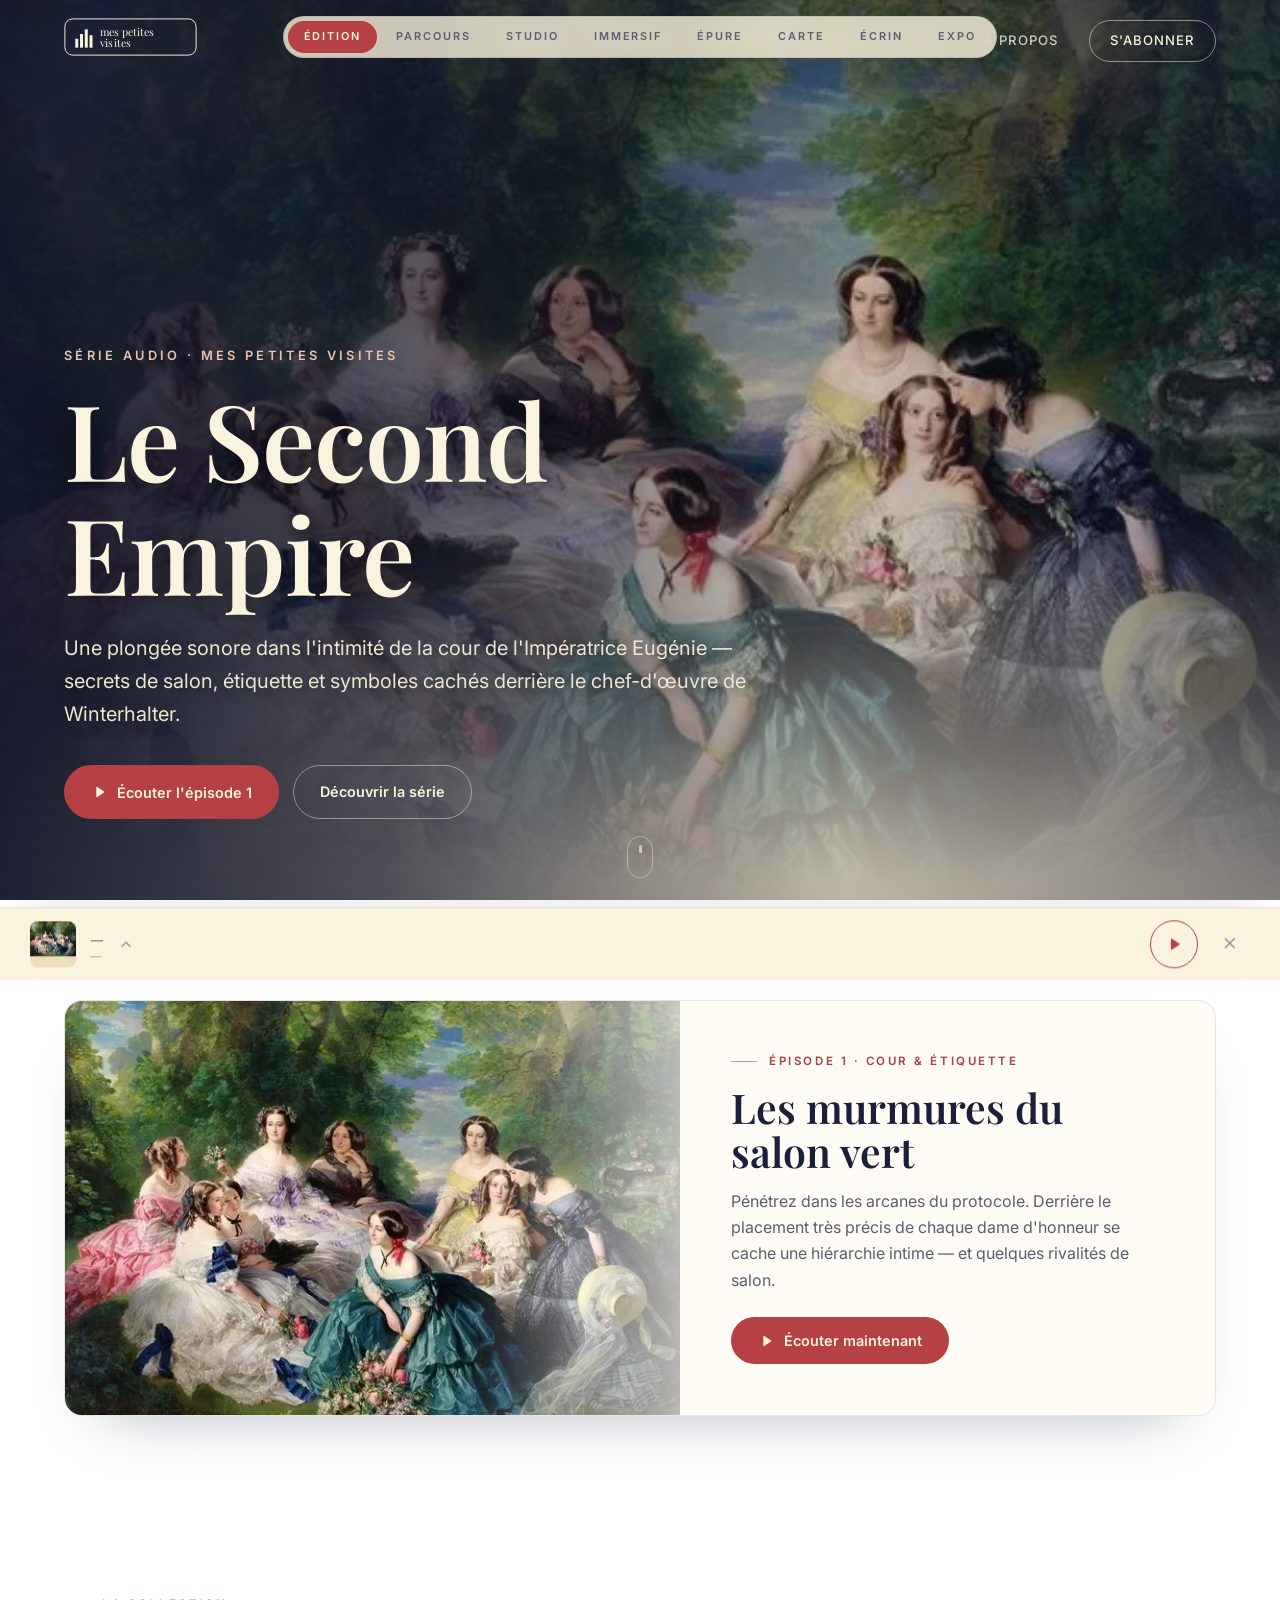
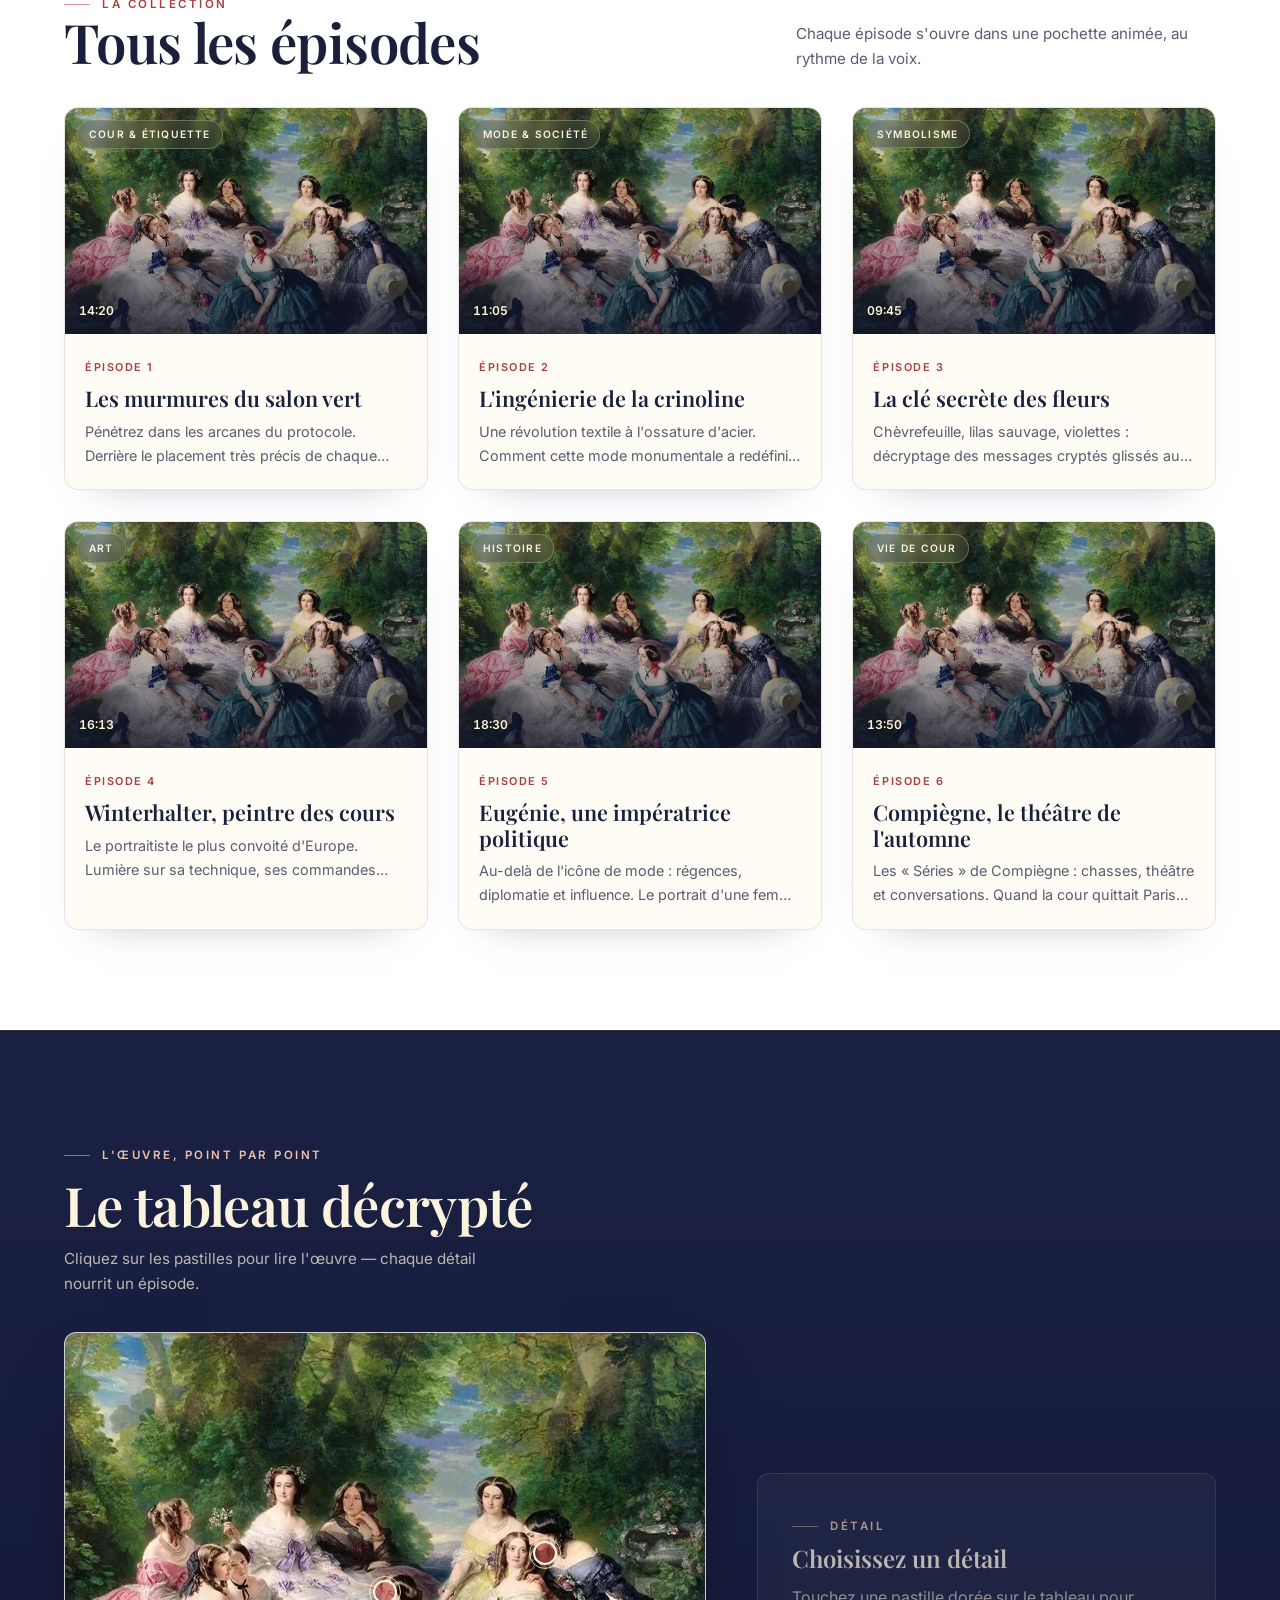
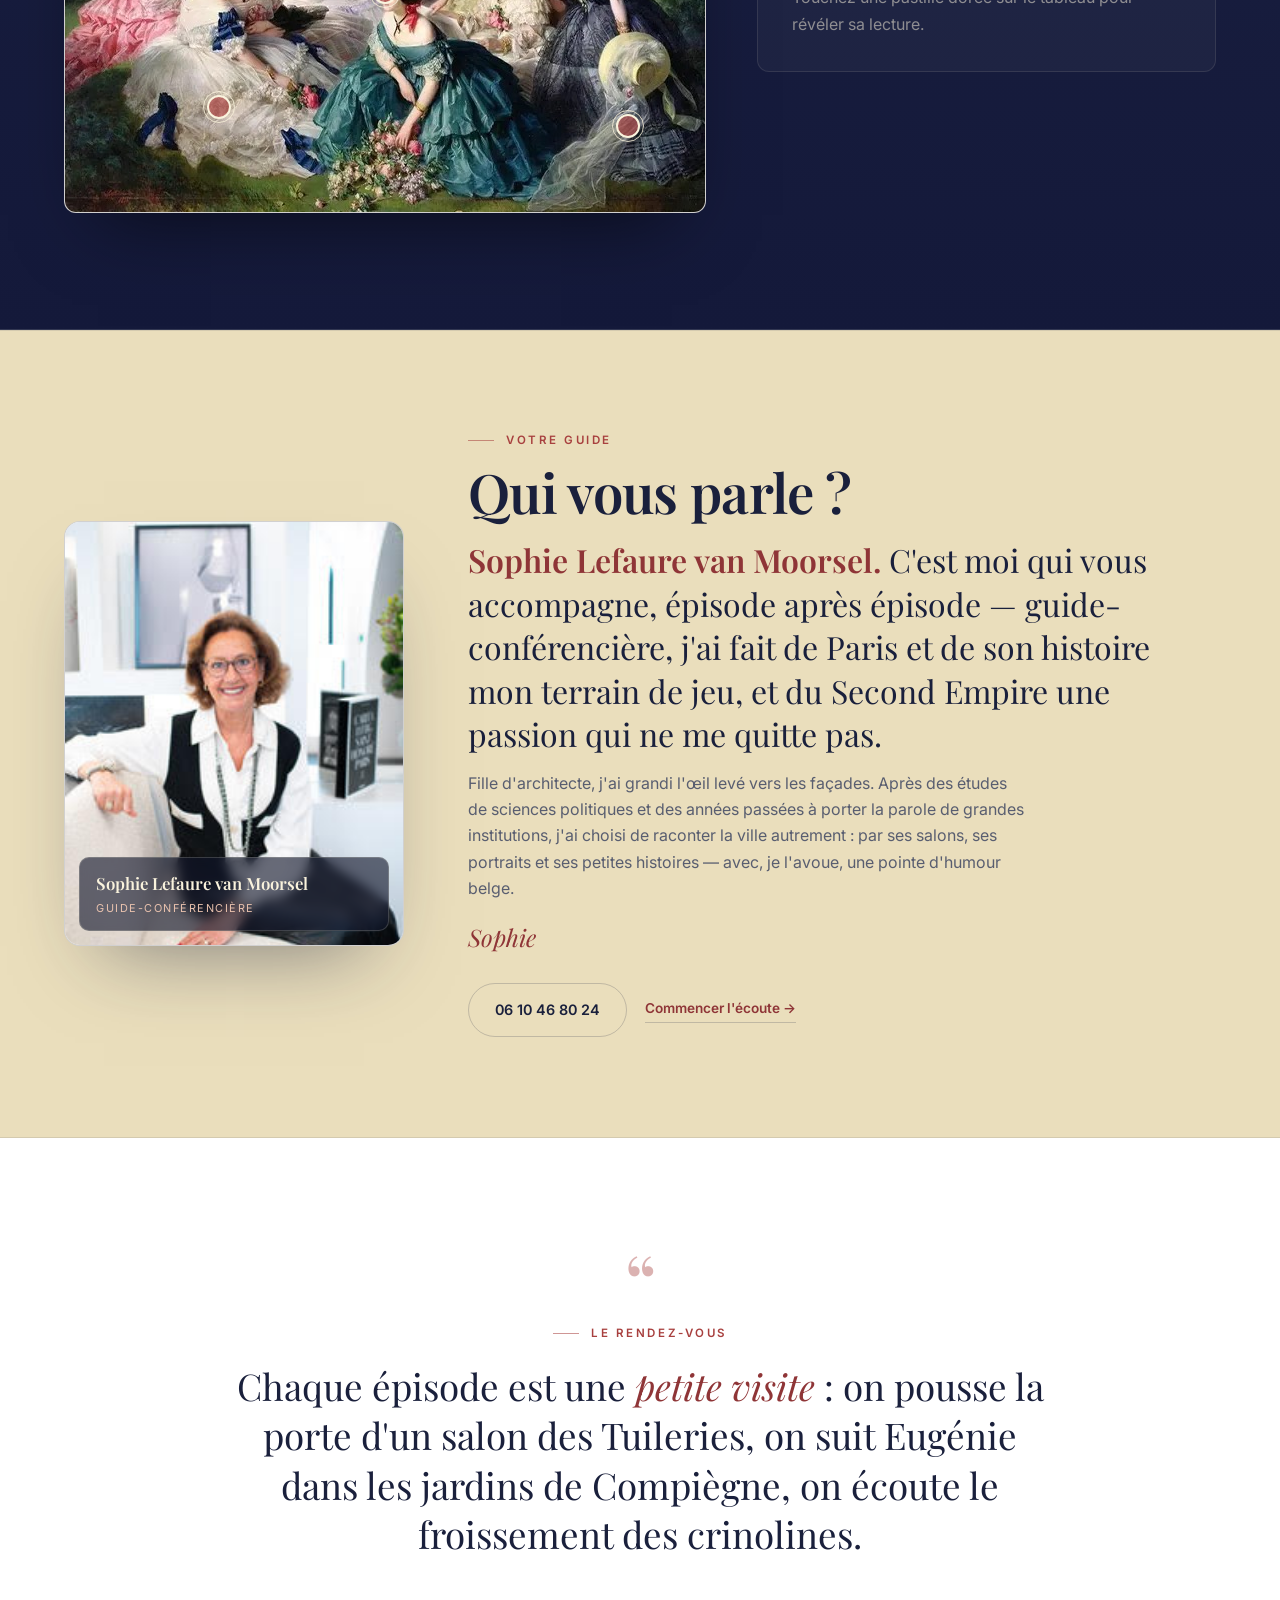
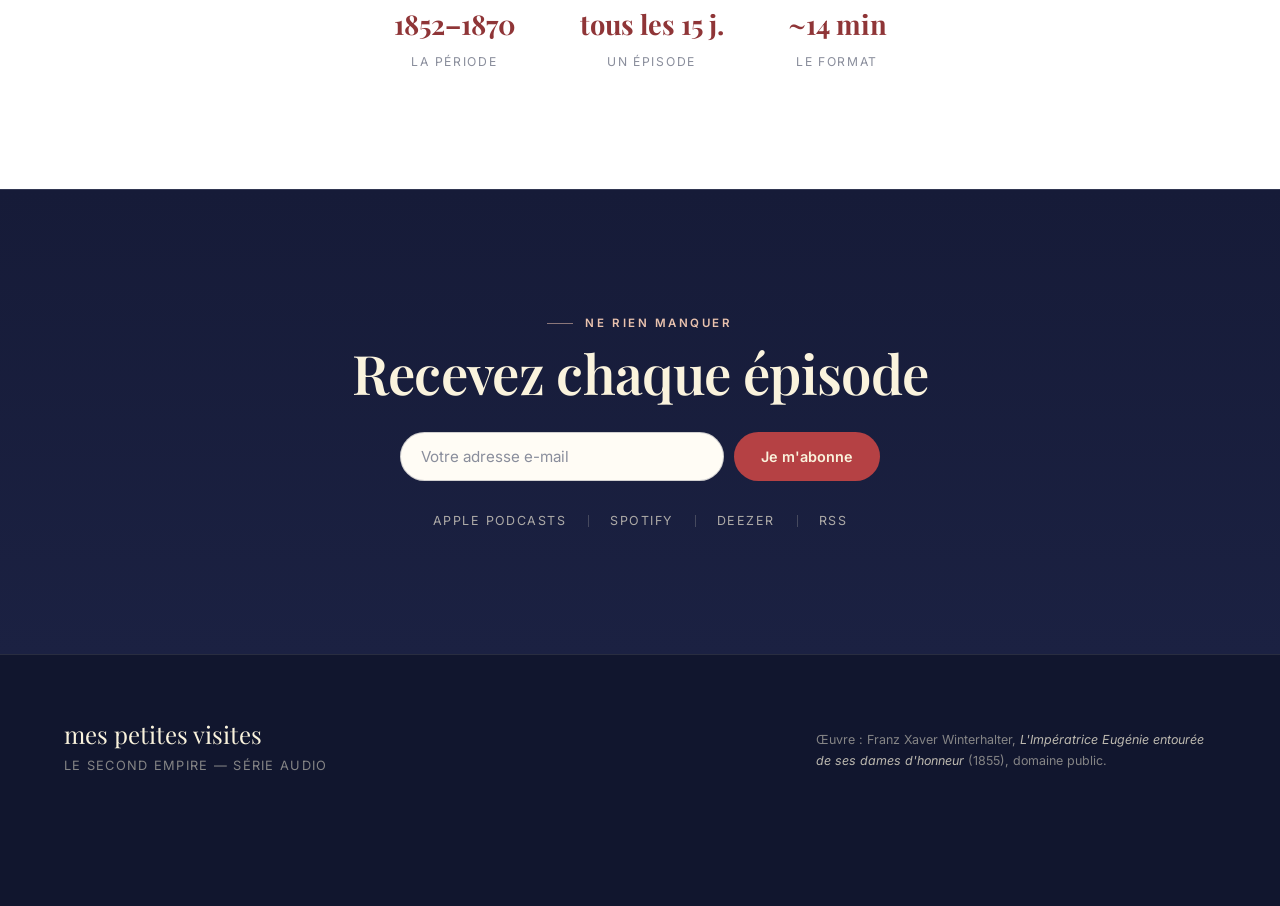
<file: index.html>
<!DOCTYPE html>
<html lang="fr">
<head>
  <meta charset="UTF-8" />
  <meta name="viewport" content="width=device-width, initial-scale=1.0" />
  <title>Le Second Empire — un podcast mes petites visites</title>
  <meta name="description" content="Une série audio dans l'intimité de la cour du Second Empire, à travers le chef-d'œuvre de Winterhalter. Un podcast mes petites visites." />
  <link rel="preconnect" href="https://fonts.googleapis.com" />
  <link rel="preconnect" href="https://fonts.gstatic.com" crossorigin />
  <link href="https://fonts.googleapis.com/css2?family=Playfair+Display:ital,wght@0,500;0,600;0,700;1,500;1,600&family=Inter:wght@400;500;600;700&display=swap" rel="stylesheet" />
  <link rel="stylesheet" href="assets/css/styles.css" />
</head>
<body>

  <!-- icônes -->
  <svg width="0" height="0" style="position:absolute" aria-hidden="true">
    <symbol id="i-play" viewBox="0 0 24 24"><path d="M8 5.5v13a1 1 0 0 0 1.54.84l10-6.5a1 1 0 0 0 0-1.68l-10-6.5A1 1 0 0 0 8 5.5Z"/></symbol>
    <symbol id="i-pause" viewBox="0 0 24 24"><path d="M7 5h3.5v14H7zM13.5 5H17v14h-3.5z"/></symbol>
    <symbol id="i-close" viewBox="0 0 24 24"><path d="M6 6l12 12M18 6L6 18" stroke="currentColor" stroke-width="2" fill="none" stroke-linecap="round"/></symbol>
    <symbol id="i-back" viewBox="0 0 24 24"><path d="M12 5V2L7 6l5 4V7a5 5 0 1 1-5 5H5a7 7 0 1 0 7-7Z"/></symbol>
    <symbol id="i-fwd" viewBox="0 0 24 24"><path d="M12 5V2l5 4-5 4V7a5 5 0 1 0 5 5h2a7 7 0 1 1-7-7Z"/></symbol>
    <symbol id="i-chev" viewBox="0 0 24 24"><path d="M9 6l6 6-6 6" stroke="currentColor" stroke-width="2" fill="none" stroke-linecap="round" stroke-linejoin="round"/></symbol>
  </svg>

  <!-- ============ LOADER (ouverture cinématographique) ============ -->
  <div class="sloader" id="sloader" aria-hidden="true">
    <img class="sloader__art" data-painting src="assets/img/eugenie.jpg" alt="" onerror="this.style.display='none'" />
    <div class="sloader__veil"></div>
    <div class="sloader__brand">
      <p class="sloader__pre">mes petites visites présente</p>
      <h1 class="sloader__title">Le Second Empire</h1>
      <div class="sloader__rule"></div>
      <p class="sloader__sub">Édition · entrez dans le tableau</p>
    </div>
  </div>
  <script>
    (function () {
      var el = document.getElementById("sloader"); if (!el) return;
      var reduce = matchMedia("(prefers-reduced-motion: reduce)").matches;
      var done = false;
      function finish() {
        if (done) return; done = true;
        el.classList.add("is-open");
        setTimeout(function () { el.parentNode && el.parentNode.removeChild(el); }, reduce ? 260 : 1250);
      }
      el.addEventListener("click", finish);
      var minT = reduce ? 300 : 2300, start = Date.now();
      function go() { setTimeout(finish, Math.max(0, minT - (Date.now() - start))); }
      if (document.readyState === "complete") go(); else window.addEventListener("load", go);
    })();
  </script>

  <!-- ============ TOGGLE DE VERSION ============ -->
  <div class="vswitch" role="group" aria-label="Choisir la version">
    <a class="vswitch__opt is-active" href="index.html" aria-current="true">Édition</a>
    <a class="vswitch__opt" href="salon.html">Parcours</a>
    <a class="vswitch__opt" href="studio.html">Studio</a>
    <a class="vswitch__opt" href="immersif.html">Immersif</a>
    <a class="vswitch__opt" href="epure.html">Épure</a>
    <a class="vswitch__opt" href="carte.html">Carte</a>
    <a class="vswitch__opt" href="ecrin.html">Écrin</a>
    <a class="vswitch__opt" href="expo.html">Expo</a>
  </div>

  <!-- ============ NAVBAR ============ -->
  <nav class="navbar" id="top">
    <a class="navbar__logo" href="#top" aria-label="mes petites visites — accueil">
      <svg viewBox="0 0 224 64" role="img" aria-label="mes petites visites">
        <rect x="1.5" y="1.5" width="221" height="61" rx="13" fill="none" stroke="currentColor" stroke-width="1.6"/>
        <g fill="currentColor"><rect x="19" y="35" width="5" height="15"/><rect x="27" y="27" width="5" height="23"/><rect x="35" y="19" width="5" height="31"/><rect x="43" y="29" width="5" height="21"/></g>
        <text x="60" y="31" font-size="18" fill="currentColor" font-family="Playfair Display, serif">mes petites</text>
        <text x="60" y="49" font-size="18" fill="currentColor" font-family="Playfair Display, serif" letter-spacing="0.5">visites</text>
      </svg>
    </a>
    <div class="navbar__links">
      <a href="#serie">La série</a>
      <a href="#episodes">Épisodes</a>
      <a href="#tableau">Le tableau</a>
      <a href="#qui">Qui vous parle ?</a>
      <a href="#apropos">À propos</a>
      <a class="navbar__cta" href="#abonnement">S'abonner</a>
    </div>
  </nav>

  <!-- ============ HERO ============ -->
  <header class="hero">
    <img class="hero__img" data-painting src="assets/img/eugenie.jpg" alt="L'Impératrice Eugénie entourée de ses dames d'honneur, par Franz Xaver Winterhalter, 1855" onerror="this.style.display='none'" />
    <div class="hero__veil" aria-hidden="true"></div>
    <div class="hero__inner">
      <p class="hero__eyebrow">Série audio · mes petites visites</p>
      <h1 class="hero__title">Le Second Empire</h1>
      <p class="hero__lead">Une plongée sonore dans l'intimité de la cour de l'Impératrice Eugénie — secrets de salon, étiquette et symboles cachés derrière le chef-d'œuvre de Winterhalter.</p>
      <div class="hero__actions">
        <button class="btn btn--solid" id="hero-listen" type="button">
          <svg class="ico"><use href="#i-play"/></svg> Écouter l'épisode 1
        </button>
        <a class="btn btn--ghost" href="#serie">Découvrir la série</a>
      </div>
    </div>
    <a class="hero__scroll" href="#serie" aria-label="Faire défiler">
      <span></span>
    </a>
  </header>

  <!-- ============ À LA UNE ============ -->
  <section class="featured" id="serie">
    <div class="featured__card reveal">
      <div class="featured__cover"><img class="media" data-painting src="assets/img/eugenie.jpg" alt="" onerror="this.style.display='none'" /></div>
      <div class="featured__body">
        <p class="eyebrow" id="feat-cat">Épisode 1 · Cour & étiquette</p>
        <h2 class="featured__title" id="feat-title">Les murmures du salon vert</h2>
        <p class="featured__desc" id="feat-desc"></p>
        <button class="btn btn--solid" id="feat-play" type="button">
          <svg class="ico"><use href="#i-play"/></svg> Écouter maintenant
        </button>
      </div>
    </div>
  </section>

  <!-- ============ ÉPISODES ============ -->
  <section class="episodes" id="episodes">
    <div class="section-head reveal">
      <div>
        <p class="eyebrow">La collection</p>
        <h2 class="section-title">Tous les épisodes</h2>
      </div>
      <p class="section-note">Chaque épisode s'ouvre dans une pochette animée, au rythme de la voix.</p>
    </div>
    <div class="grid" id="grid" aria-live="polite"></div>
  </section>

  <!-- ============ LE TABLEAU DÉCRYPTÉ ============ -->
  <section class="tableau" id="tableau">
    <div class="tableau__head reveal">
      <p class="eyebrow">L'œuvre, point par point</p>
      <h2 class="section-title">Le tableau décrypté</h2>
      <p class="section-note">Cliquez sur les pastilles pour lire l'œuvre — chaque détail nourrit un épisode.</p>
    </div>
    <div class="tableau__stage reveal">
      <div class="tableau__art" aria-label="L'Impératrice Eugénie entourée de ses dames d'honneur, Winterhalter, 1855">
        <img class="media" data-painting src="assets/img/eugenie.jpg" alt="L'Impératrice Eugénie entourée de ses dames d'honneur, Winterhalter, 1855" onerror="this.style.display='none'" />
        <button class="hotspot" style="left:50%; top:54%" data-title="La robe émeraude" data-cap="Au centre, l'Impératrice : la seule en vert profond. Une couleur de souveraineté qui ancre toute la composition autour d'elle." aria-label="La robe émeraude"></button>
        <button class="hotspot" style="left:24%; top:78%" data-title="Les fleurs du premier plan" data-cap="Chèvrefeuille, lilas et violettes ne sont pas décoratifs : ce sont des allégories de fidélité et de mémoire, signées par le peintre." aria-label="Les fleurs"></button>
        <button class="hotspot" style="left:75%; top:46%" data-title="Le ruban bleu" data-cap="Le bleu des rubans répond au ciel : Winterhalter orchestre une harmonie de cour, chaque dame placée selon un protocole strict." aria-label="Le ruban bleu"></button>
        <button class="hotspot" style="left:88%; top:82%" data-title="La signature" data-cap="Discrètement, l'artiste signe la scène d'apparat la plus célèbre du règne — une commande qui fixera l'image de la cour." aria-label="La signature"></button>
      </div>
      <div class="tableau__cap" id="tableau-cap">
        <p class="eyebrow">Détail</p>
        <h3 id="cap-title">Choisissez un détail</h3>
        <p id="cap-text">Touchez une pastille dorée sur le tableau pour révéler sa lecture.</p>
      </div>
    </div>
  </section>

  <!-- ============ QUI VOUS PARLE ? ============ -->
  <section class="voice" id="qui">
    <div class="voice__inner reveal">
      <figure class="voice__portrait">
        <img src="assets/img/sophie.jpg" alt="Sophie Lefaure van Moorsel, guide-conférencière et voix de la série" onerror="(function(im){var ex=['assets/img/sophie.jpeg','assets/img/sophie.png','assets/img/sophie.webp'];var n=+(im.dataset.i||0);if(n&lt;ex.length){im.dataset.i=n+1;im.src=ex[n];}else{var f=im.closest('.voice__portrait');if(f)f.classList.add('is-fallback');im.remove();}})(this)" />
        <span class="voice__mono" aria-hidden="true">SL</span>
        <figcaption class="voice__cartel">
          <strong>Sophie Lefaure van Moorsel</strong>
          <span>Guide-conférencière</span>
        </figcaption>
      </figure>
      <div class="voice__body">
        <p class="eyebrow">Votre guide</p>
        <h2 class="section-title">Qui vous parle ?</h2>
        <p class="voice__lead"><b>Sophie Lefaure van Moorsel.</b> C'est moi qui vous accompagne, épisode après épisode — guide-conférencière, j'ai fait de Paris et de son histoire mon terrain de jeu, et du Second Empire une passion qui ne me quitte pas.</p>
        <p class="voice__text">Fille d'architecte, j'ai grandi l'œil levé vers les façades. Après des études de sciences politiques et des années passées à porter la parole de grandes institutions, j'ai choisi de raconter la ville autrement : par ses salons, ses portraits et ses petites histoires — avec, je l'avoue, une pointe d'humour belge.</p>
        <p class="voice__sign">Sophie</p>
        <div class="voice__meta">
          <a class="btn btn--ghost" href="tel:+33610468024">06 10 46 80 24</a>
          <a class="voice__link" href="#episodes">Commencer l'écoute →</a>
        </div>
      </div>
    </div>
  </section>

  <!-- ============ À PROPOS ============ -->
  <section class="about" id="apropos">
    <div class="about__inner reveal">
      <p class="eyebrow">Le rendez-vous</p>
      <p class="about__lead">Chaque épisode est une <em>petite visite</em> : on pousse la porte d'un salon des Tuileries, on suit Eugénie dans les jardins de Compiègne, on écoute le froissement des crinolines.</p>
      <div class="about__stats">
        <div><strong>1852–1870</strong><span>La période</span></div>
        <div><strong>tous les 15 j.</strong><span>Un épisode</span></div>
        <div><strong>~14 min</strong><span>Le format</span></div>
      </div>
    </div>
  </section>

  <!-- ============ ABONNEMENT ============ -->
  <section class="subscribe" id="abonnement">
    <div class="subscribe__inner reveal">
      <p class="eyebrow">Ne rien manquer</p>
      <h2 class="section-title">Recevez chaque épisode</h2>
      <form class="subscribe__form" onsubmit="return false;">
        <input type="email" placeholder="Votre adresse e-mail" aria-label="Votre adresse e-mail" />
        <button class="btn btn--solid" type="submit">Je m'abonne</button>
      </form>
      <nav class="platforms" aria-label="Plateformes d'écoute">
        <a href="#">Apple Podcasts</a><a href="#">Spotify</a><a href="#">Deezer</a><a href="#">RSS</a>
      </nav>
    </div>
  </section>

  <!-- ============ FOOTER ============ -->
  <footer class="footer">
    <div class="footer__inner">
      <div>
        <p class="footer__brand">mes petites visites</p>
        <p class="footer__tag">Le Second Empire — série audio</p>
      </div>
      <p class="footer__note">Œuvre : Franz Xaver Winterhalter, <em>L'Impératrice Eugénie entourée de ses dames d'honneur</em> (1855), domaine public.</p>
    </div>
  </footer>

  <!-- ============ POP-UP (pochette animée) ============ -->
  <div class="modal" id="modal" hidden>
    <div class="modal__scrim" data-close></div>
    <div class="modal__dialog" role="dialog" aria-modal="true" aria-labelledby="m-title">
      <button class="modal__close" id="m-close" data-close aria-label="Fermer"><svg class="ico"><use href="#i-close"/></svg></button>
      <div class="modal__art"><canvas id="modal-canvas" width="900" height="600" aria-hidden="true"></canvas></div>
      <div class="modal__panel">
        <p class="eyebrow" id="m-cat">Épisode 1 · Cour & étiquette</p>
        <h2 class="modal__title" id="m-title">Les murmures du salon vert</h2>
        <p class="modal__desc" id="m-desc"></p>
        <div class="modal__track" id="m-track"><div class="modal__fill" id="m-fill"></div></div>
        <div class="modal__time"><span id="m-cur">00:00</span><span id="m-tot">00:00</span></div>
        <div class="modal__controls">
          <button class="ctrl" id="m-back" aria-label="Reculer de 15 secondes"><svg class="ico"><use href="#i-back"/></svg><i>15</i></button>
          <button class="ctrl ctrl--main" id="m-toggle" aria-label="Lecture / pause"><svg class="ico"><use href="#i-play"/></svg></button>
          <button class="ctrl" id="m-fwd" aria-label="Avancer de 15 secondes"><svg class="ico"><use href="#i-fwd"/></svg><i>15</i></button>
        </div>
      </div>
    </div>
  </div>

  <!-- ============ BARRE DE LECTURE RÉDUITE ============ -->
  <aside class="bar" id="bar">
    <div class="bar__fill" id="bar-fill"></div>
    <button class="bar__open" id="bar-open" aria-label="Ouvrir le lecteur">
      <span class="bar__thumb"><img data-painting src="assets/img/eugenie.jpg" alt="" onerror="this.style.display='none'" /></span>
      <span class="bar__info"><span class="bar__title" id="bar-title">—</span><span class="bar__cat" id="bar-cat">—</span></span>
      <svg class="ico bar__chev"><use href="#i-chev"/></svg>
    </button>
    <button class="bar__toggle" id="bar-toggle" aria-label="Lecture / pause"><svg class="ico"><use href="#i-play"/></svg></button>
    <button class="bar__close" id="bar-close" aria-label="Arrêter"><svg class="ico"><use href="#i-close"/></svg></button>
    <audio id="audio" preload="none"></audio>
  </aside>

  <script src="assets/js/episodes.js"></script>
  <script src="assets/js/visualizer.js"></script>
  <script src="assets/js/app.js"></script>
</body>
</html>
</file>
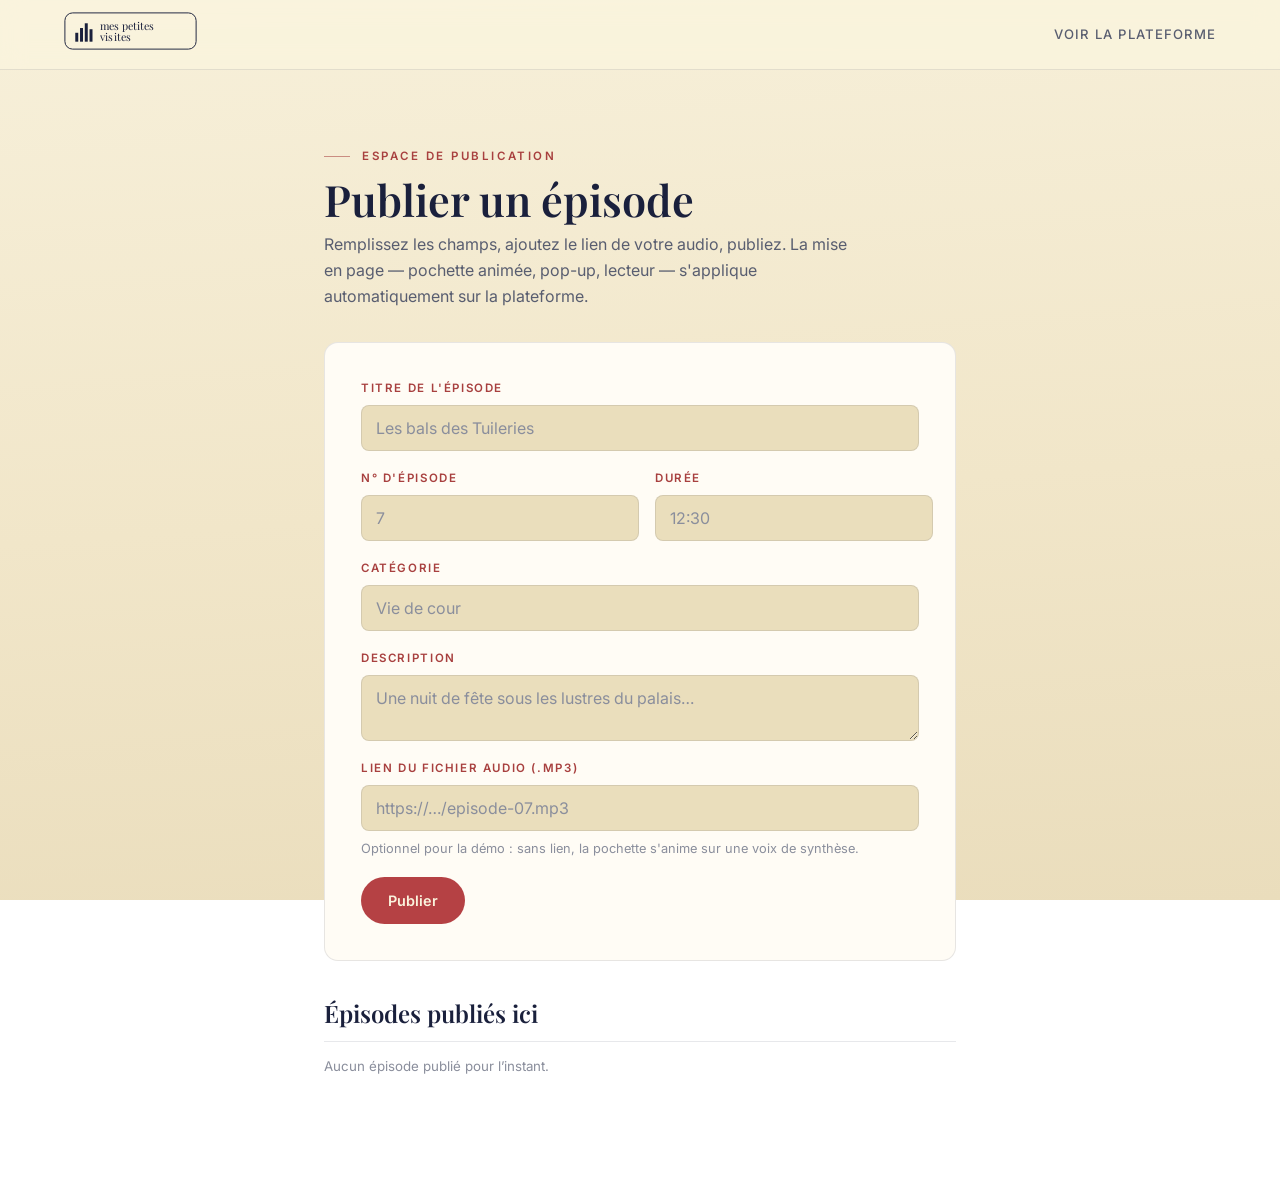
<file: admin.html>
<!DOCTYPE html>
<html lang="fr">
<head>
  <meta charset="UTF-8" />
  <meta name="viewport" content="width=device-width, initial-scale=1.0" />
  <title>Espace de publication — Le Second Empire</title>
  <link rel="preconnect" href="https://fonts.googleapis.com" />
  <link rel="preconnect" href="https://fonts.gstatic.com" crossorigin />
  <link href="https://fonts.googleapis.com/css2?family=Playfair+Display:ital,wght@0,500;0,600&family=Inter:wght@400;500;600;700&display=swap" rel="stylesheet" />
  <link rel="stylesheet" href="assets/css/styles.css" />
  <style>
    body { padding-top: 90px; }
    .wrap { max-width: 760px; margin: 0 auto; padding: clamp(20px, 4vw, 48px) var(--gutter) 90px; }
    .admin-h { font-family: var(--art); font-size: clamp(2rem, 4vw, 2.7rem); color: var(--text); margin: 10px 0 8px; }
    .admin-sub { color: var(--text-2); max-width: 54ch; }
    .card-form { background: var(--surface); border: 1px solid var(--line-2); border-radius: 14px; padding: clamp(22px, 3vw, 36px); margin-top: 32px; }
    .fld { display: grid; gap: 7px; margin-bottom: 18px; }
    .fld label { font-family: var(--ui); font-size: .72rem; letter-spacing: .14em; text-transform: uppercase; color: var(--gold); font-weight: 600; }
    .fld input, .fld textarea { font-family: var(--ui); font-size: 1rem; color: var(--text); background: var(--bg-2); border: 1px solid var(--line-2); border-radius: 8px; padding: 12px 14px; resize: vertical; }
    .fld input:focus, .fld textarea:focus { outline: none; border-color: var(--gold); }
    .fld input::placeholder, .fld textarea::placeholder { color: var(--text-3); }
    .two { display: grid; grid-template-columns: 1fr 1fr; gap: 16px; }
    .hint { font-size: .8rem; color: var(--text-3); margin: 0; }
    .done { display: none; margin-top: 18px; background: rgba(142,150,121,.18); border: 1px solid var(--emerald); color: var(--text); padding: 14px 18px; border-radius: 8px; }
    .done a { color: var(--gold-2); border-bottom: 1px solid var(--gold-2); }
    .pub { margin-top: 40px; }
    .pub h2 { font-family: var(--art); font-size: 1.5rem; color: var(--text); }
    .pub ul { list-style: none; padding: 0; margin: 14px 0 0; }
    .pub li { display: flex; align-items: center; justify-content: space-between; gap: 16px; padding: 14px 0; border-top: 1px solid var(--line-2); }
    .pub li em { font-family: var(--art); font-style: italic; font-size: 1.1rem; color: var(--text); }
    .pub li small { color: var(--text-3); }
    .rm { background: none; border: 1px solid var(--line-2); color: var(--text-2); border-radius: 8px; padding: 7px 13px; cursor: pointer; font-size: .78rem; font-family: var(--ui); }
    .rm:hover { border-color: #c0584f; color: #e08a82; }
  </style>
</head>
<body>
  <nav class="navbar is-scrolled">
    <a class="navbar__logo" href="index.html" aria-label="mes petites visites">
      <svg viewBox="0 0 224 64" role="img" aria-label="mes petites visites">
        <rect x="1.5" y="1.5" width="221" height="61" rx="13" fill="none" stroke="currentColor" stroke-width="1.6"/>
        <g fill="currentColor"><rect x="19" y="35" width="5" height="15"/><rect x="27" y="27" width="5" height="23"/><rect x="35" y="19" width="5" height="31"/><rect x="43" y="29" width="5" height="21"/></g>
        <text x="60" y="31" font-size="18" fill="currentColor" font-family="Playfair Display, serif">mes petites</text>
        <text x="60" y="49" font-size="18" fill="currentColor" font-family="Playfair Display, serif" letter-spacing="0.5">visites</text>
      </svg>
    </a>
    <div class="navbar__links"><a href="index.html">Voir la plateforme</a></div>
  </nav>

  <main class="wrap">
    <p class="eyebrow">Espace de publication</p>
    <h1 class="admin-h">Publier un épisode</h1>
    <p class="admin-sub">Remplissez les champs, ajoutez le lien de votre audio, publiez. La mise en page — pochette animée, pop-up, lecteur — s'applique automatiquement sur la plateforme.</p>

    <form class="card-form" id="form">
      <div class="fld"><label for="a-title">Titre de l'épisode</label><input id="a-title" required placeholder="Les bals des Tuileries" /></div>
      <div class="two">
        <div class="fld"><label for="a-number">N° d'épisode</label><input id="a-number" type="number" min="1" placeholder="7" /></div>
        <div class="fld"><label for="a-duration">Durée</label><input id="a-duration" placeholder="12:30" /></div>
      </div>
      <div class="fld"><label for="a-cat">Catégorie</label><input id="a-cat" placeholder="Vie de cour" /></div>
      <div class="fld"><label for="a-desc">Description</label><textarea id="a-desc" rows="2" placeholder="Une nuit de fête sous les lustres du palais…"></textarea></div>
      <div class="fld">
        <label for="a-audio">Lien du fichier audio (.mp3)</label>
        <input id="a-audio" type="url" placeholder="https://…/episode-07.mp3" />
        <p class="hint">Optionnel pour la démo : sans lien, la pochette s'anime sur une voix de synthèse.</p>
      </div>
      <button class="btn btn--solid" type="submit">Publier</button>
      <div class="done" id="done">Épisode publié. <a href="index.html#episodes">Voir sur la plateforme →</a></div>
    </form>

    <section class="pub">
      <h2>Épisodes publiés ici</h2>
      <ul id="pub-list"></ul>
    </section>
  </main>

  <script src="assets/js/episodes.js"></script>
  <script>
    const KEY = "mpv_episodes";
    const get = () => { try { return JSON.parse(localStorage.getItem(KEY) || "[]"); } catch (e) { return []; } };
    const set = (a) => localStorage.setItem(KEY, JSON.stringify(a));
    function renderList() {
      const list = document.getElementById("pub-list"); const eps = get();
      list.innerHTML = eps.length ? "" : '<li><small>Aucun épisode publié pour l’instant.</small></li>';
      eps.forEach((ep, i) => {
        const li = document.createElement("li");
        li.innerHTML = '<span><em>' + ep.title + '</em> <small>— ép. ' + ep.number + ' · ' + (ep.duration || "—") + '</small></span>';
        const b = document.createElement("button"); b.className = "rm"; b.textContent = "Retirer";
        b.onclick = () => { const a = get(); a.splice(i, 1); set(a); renderList(); };
        li.appendChild(b); list.appendChild(li);
      });
    }
    document.getElementById("form").addEventListener("submit", (e) => {
      e.preventDefault();
      const eps = get();
      const nextNum = Math.max(0, ...window.PODCAST_EPISODES.map(x => x.number), ...eps.map(x => x.number)) + 1;
      eps.unshift({
        number: parseInt(document.getElementById("a-number").value, 10) || nextNum,
        title: document.getElementById("a-title").value.trim() || "Nouvel épisode",
        category: document.getElementById("a-cat").value.trim() || "Épisode",
        duration: document.getElementById("a-duration").value.trim() || "12:00",
        pos: Math.floor(Math.random() * 80) + 10,
        description: document.getElementById("a-desc").value.trim() || "Épisode publié — le design s'est appliqué automatiquement.",
        audio: document.getElementById("a-audio").value.trim()
      });
      set(eps); e.target.reset();
      document.getElementById("done").style.display = "block"; renderList();
    });
    renderList();
  </script>
</body>
</html>
</file>
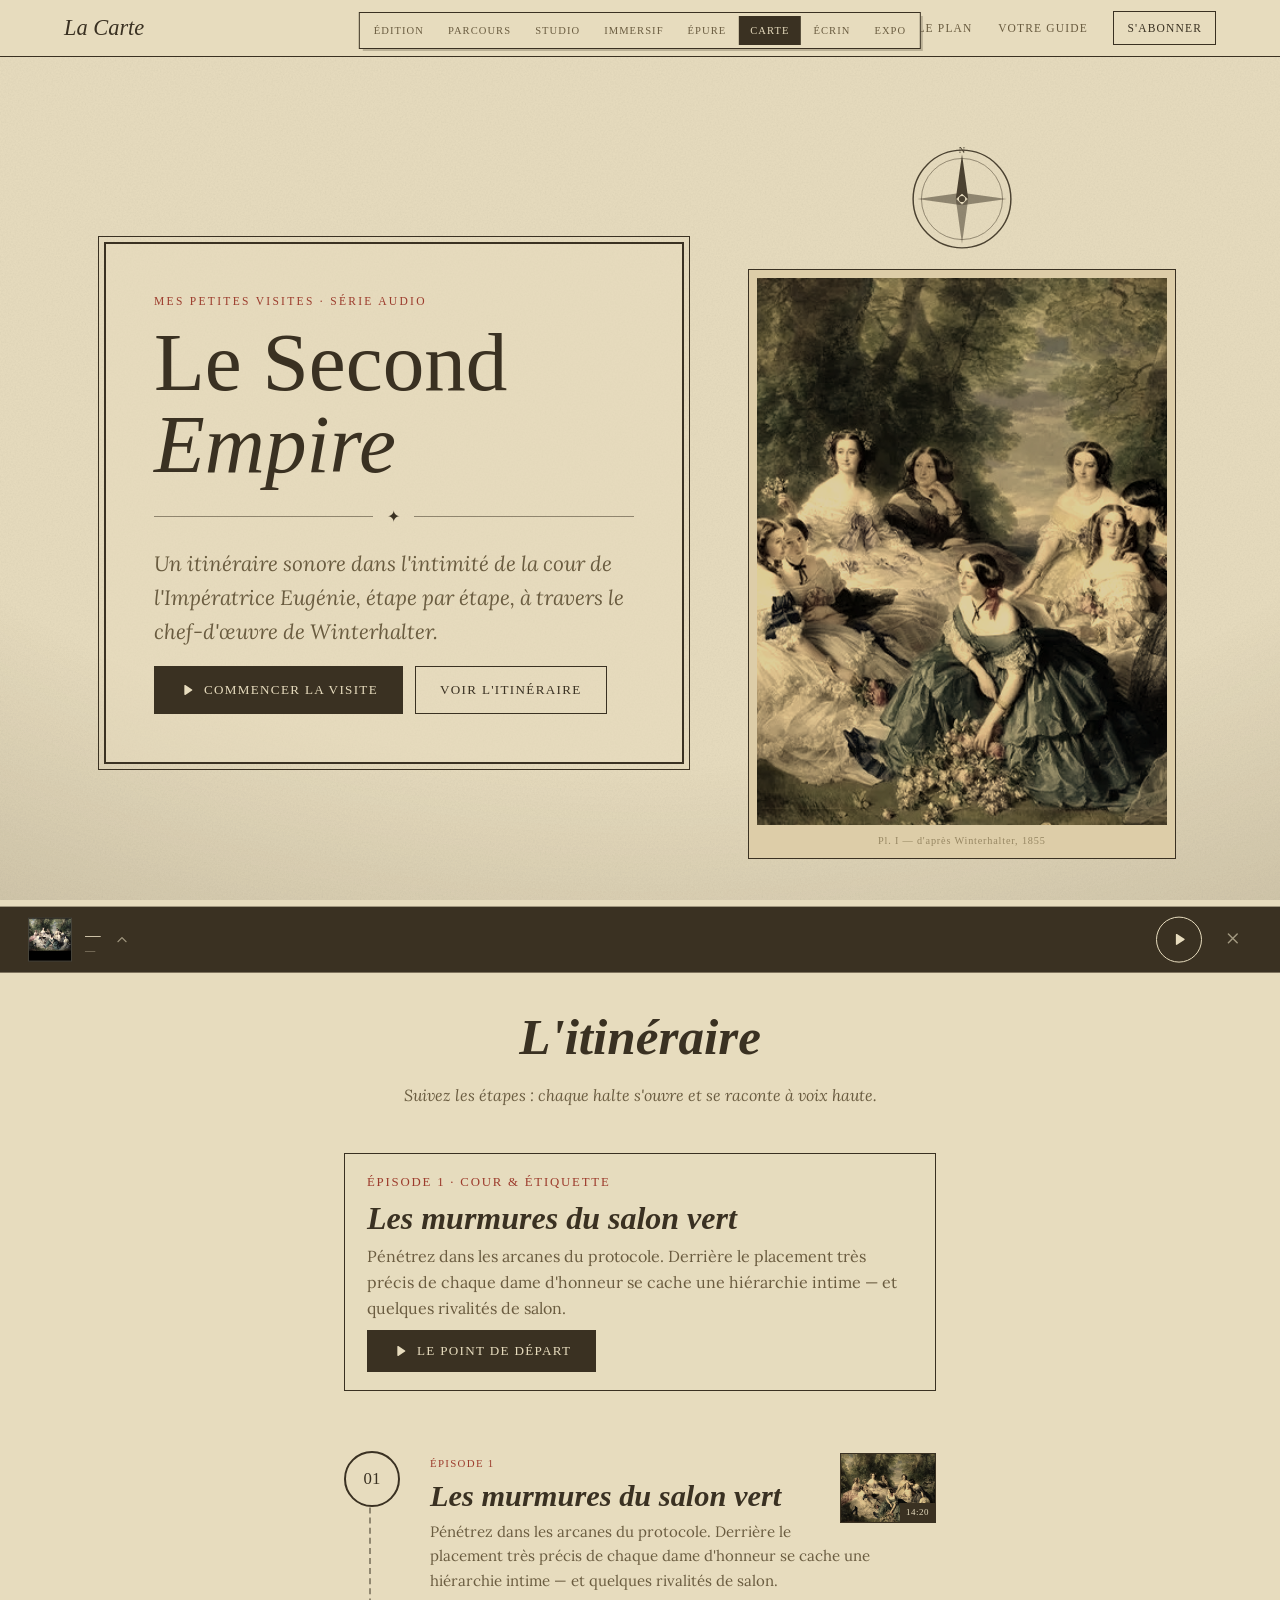
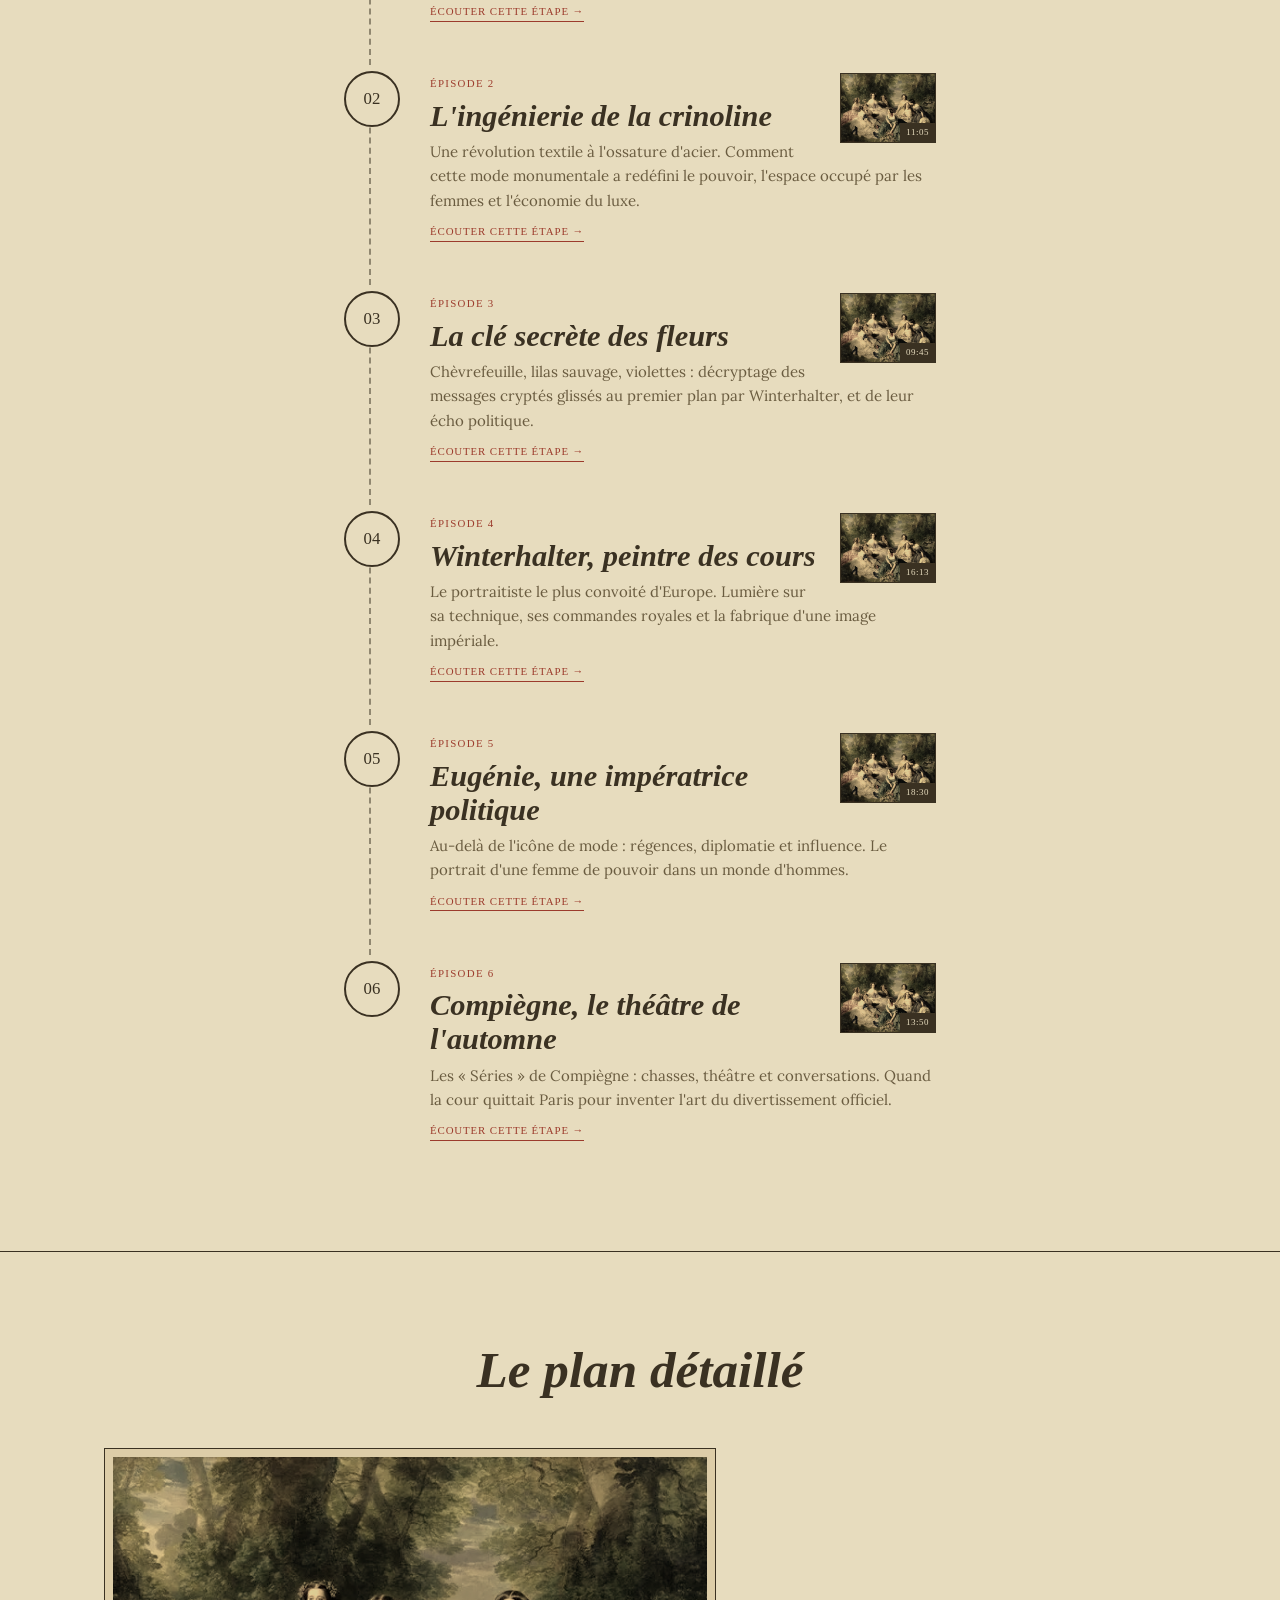
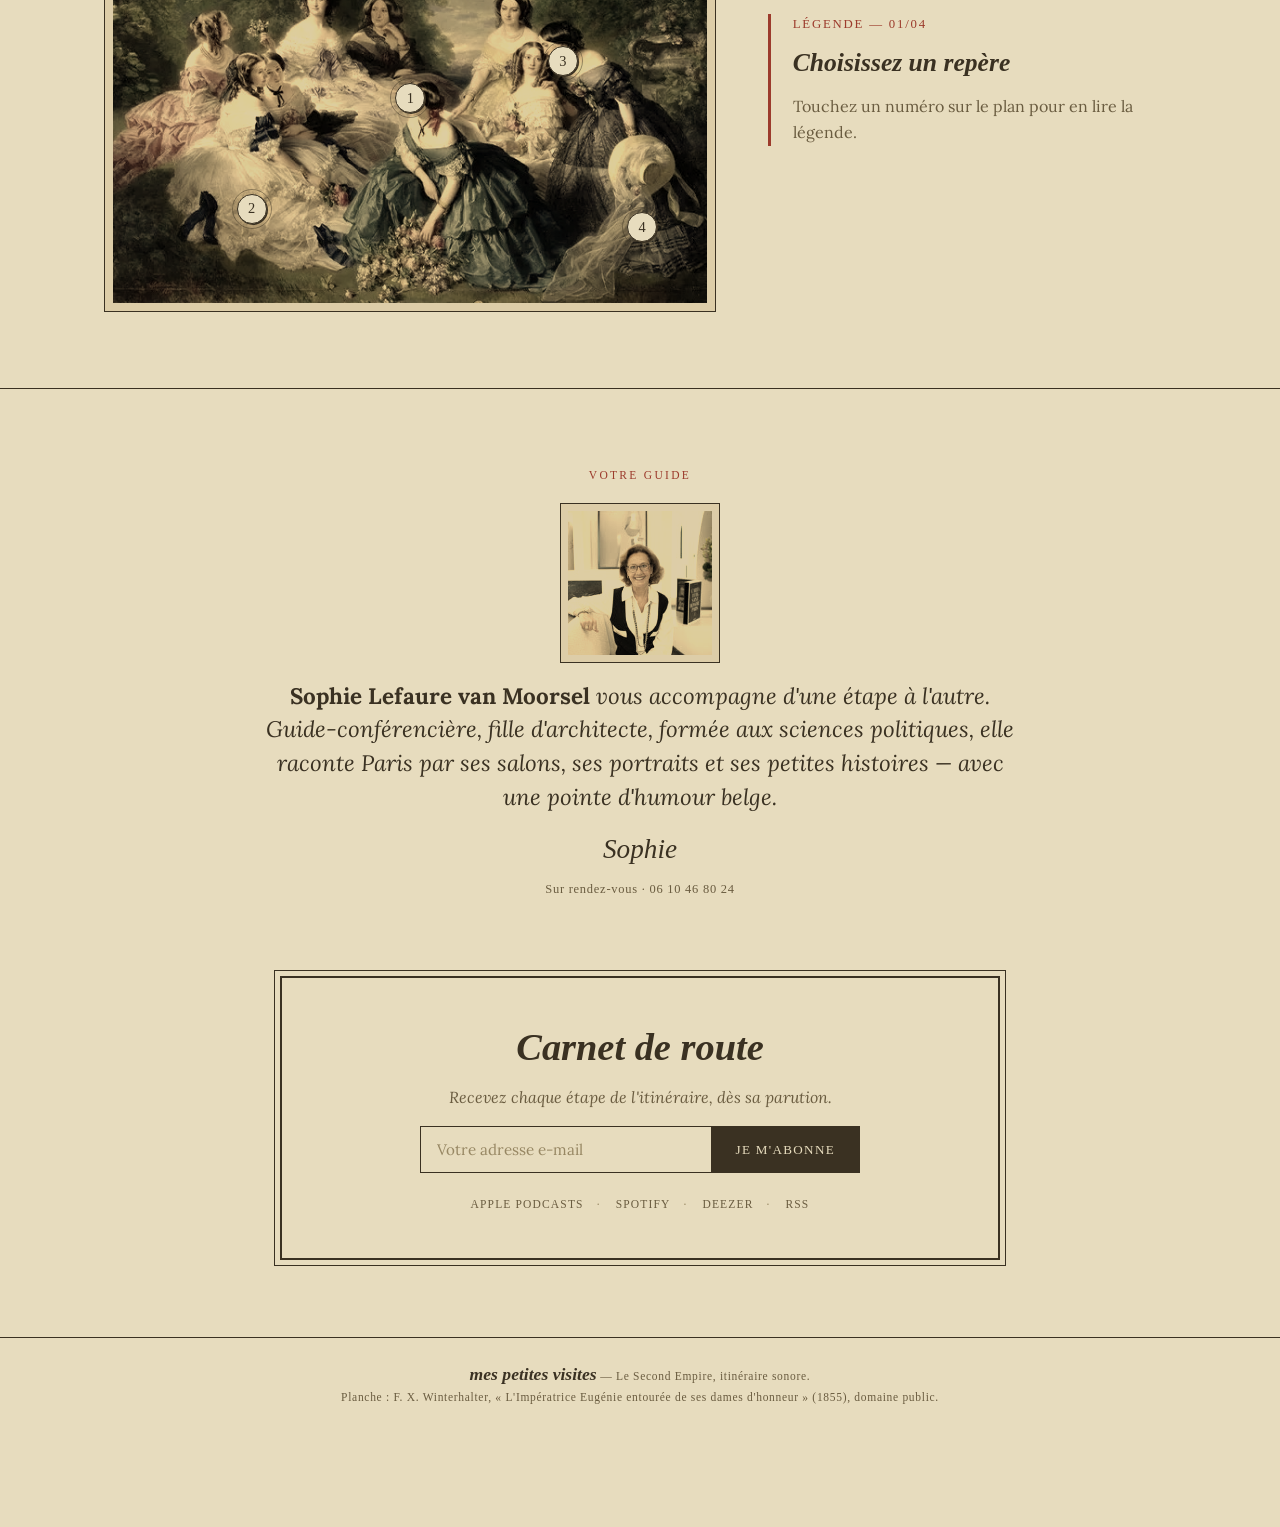
<file: carte.html>
<!DOCTYPE html>
<html lang="fr">
<head>
  <meta charset="UTF-8" />
  <meta name="viewport" content="width=device-width, initial-scale=1.0" />
  <title>Le Second Empire — la carte · un podcast mes petites visites</title>
  <meta name="description" content="Le Second Empire en itinéraire de visite, façon carte ancienne, autour du chef-d'œuvre de Winterhalter. Un podcast mes petites visites." />
  <link rel="preconnect" href="https://fonts.googleapis.com" />
  <link rel="preconnect" href="https://fonts.gstatic.com" crossorigin />
  <link href="https://fonts.googleapis.com/css2?family=IM+Fell+English:ital@0;1&family=IM+Fell+English+SC&family=Lora:ital,wght@0,400;0,500;1,400&display=swap" rel="stylesheet" />
  <link rel="stylesheet" href="assets/css/carte.css" />
</head>
<body>

  <!-- icônes -->
  <svg width="0" height="0" style="position:absolute" aria-hidden="true">
    <symbol id="i-play" viewBox="0 0 24 24"><path d="M8 5.5v13a1 1 0 0 0 1.54.84l10-6.5a1 1 0 0 0 0-1.68l-10-6.5A1 1 0 0 0 8 5.5Z"/></symbol>
    <symbol id="i-pause" viewBox="0 0 24 24"><path d="M7 5h3.5v14H7zM13.5 5H17v14h-3.5z"/></symbol>
    <symbol id="i-close" viewBox="0 0 24 24"><path d="M6 6l12 12M18 6L6 18" stroke="currentColor" stroke-width="2" fill="none" stroke-linecap="round"/></symbol>
    <symbol id="i-back" viewBox="0 0 24 24"><path d="M12 5V2L7 6l5 4V7a5 5 0 1 1-5 5H5a7 7 0 1 0 7-7Z"/></symbol>
    <symbol id="i-fwd" viewBox="0 0 24 24"><path d="M12 5V2l5 4-5 4V7a5 5 0 1 0 5 5h2a7 7 0 1 1-7-7Z"/></symbol>
    <symbol id="i-chev" viewBox="0 0 24 24"><path d="M9 6l6 6-6 6" stroke="currentColor" stroke-width="2" fill="none" stroke-linecap="round" stroke-linejoin="round"/></symbol>
  </svg>

  <!-- ============ LOADER ============ -->
  <div class="sloader" id="sloader" aria-hidden="true">
    <img class="sloader__art" data-painting src="assets/img/eugenie.jpg" alt="" onerror="this.style.display='none'" />
    <div class="sloader__veil"></div>
    <div class="sloader__brand">
      <p class="sloader__pre">mes petites visites présente</p>
      <h1 class="sloader__title">Le Second Empire</h1>
      <div class="sloader__rule"></div>
      <p class="sloader__sub">La Carte · entrez dans le tableau</p>
    </div>
  </div>
  <script>
    (function () {
      var el = document.getElementById("sloader"); if (!el) return;
      var reduce = matchMedia("(prefers-reduced-motion: reduce)").matches;
      var done = false;
      function finish() {
        if (done) return; done = true;
        el.classList.add("is-open");
        setTimeout(function () { el.parentNode && el.parentNode.removeChild(el); }, reduce ? 260 : 1250);
      }
      el.addEventListener("click", finish);
      var minT = reduce ? 300 : 2300, start = Date.now();
      function go() { setTimeout(finish, Math.max(0, minT - (Date.now() - start))); }
      if (document.readyState === "complete") go(); else window.addEventListener("load", go);
    })();
  </script>

  <!-- ============ TOGGLE DE VERSION ============ -->
  <div class="vswitch" role="group" aria-label="Choisir la version">
    <a class="vswitch__opt" href="index.html">Édition</a>
    <a class="vswitch__opt" href="salon.html">Parcours</a>
    <a class="vswitch__opt" href="studio.html">Studio</a>
    <a class="vswitch__opt" href="immersif.html">Immersif</a>
    <a class="vswitch__opt" href="epure.html">Épure</a>
    <a class="vswitch__opt is-active" href="carte.html" aria-current="true">Carte</a>
    <a class="vswitch__opt" href="ecrin.html">Écrin</a>
    <a class="vswitch__opt" href="expo.html">Expo</a>
  </div>

  <!-- ============ BANDEAU ============ -->
  <nav class="navbar" id="top">
    <span class="navbar__name">La Carte</span>
    <div class="navbar__links">
      <a href="#route">L'itinéraire</a>
      <a href="#plan">Le plan</a>
      <a href="#guide">Votre guide</a>
      <a class="navbar__cta" href="#abonnement">S'abonner</a>
    </div>
  </nav>

  <!-- ============ HERO / CARTOUCHE ============ -->
  <header class="map-hero">
    <div class="cartouche">
      <p class="cartouche__sup">mes petites visites · série audio</p>
      <h1 class="cartouche__title">Le Second <em>Empire</em></h1>
      <div class="cartouche__rule">✦</div>
      <p class="cartouche__sub">Un itinéraire sonore dans l'intimité de la cour de l'Impératrice Eugénie, étape par étape, à travers le chef-d'œuvre de Winterhalter.</p>
      <div class="cartouche__actions">
        <button class="btn btn--solid" id="hero-listen" type="button"><svg class="ico"><use href="#i-play"/></svg> Commencer la visite</button>
        <a class="btn btn--ghost" href="#route">Voir l'itinéraire</a>
      </div>
    </div>
    <div class="map-hero__aside">
      <svg class="compass" viewBox="0 0 100 100" aria-hidden="true">
        <circle cx="50" cy="50" r="47" fill="none" stroke="currentColor" stroke-width="1.4"/>
        <circle cx="50" cy="50" r="39" fill="none" stroke="currentColor" stroke-width=".5"/>
        <polygon points="50,7 56,50 50,45 44,50" fill="currentColor"/>
        <polygon points="50,93 44,50 50,55 56,50" fill="currentColor" opacity=".55"/>
        <polygon points="7,50 50,44 45,50 50,56" fill="currentColor" opacity=".55"/>
        <polygon points="93,50 50,56 55,50 50,44" fill="currentColor" opacity=".55"/>
        <circle cx="50" cy="50" r="3" fill="currentColor"/>
        <text x="50" y="5.5" text-anchor="middle" font-size="8.5" font-family="serif" fill="currentColor">N</text>
      </svg>
      <figure class="map-hero__fig">
        <img data-painting src="assets/img/eugenie.jpg" alt="L'Impératrice Eugénie entourée de ses dames d'honneur, par Franz Xaver Winterhalter, 1855" class="plate-img" style="object-fit:cover;object-position:center 22%" onerror="this.style.display='none'" />
        <figcaption>Pl. I — d'après Winterhalter, 1855</figcaption>
      </figure>
    </div>
  </header>

  <!-- ============ L'ITINÉRAIRE ============ -->
  <section class="route-sec" id="route">
    <div class="route-head reveal">
      <h2>L'itinéraire</h2>
      <p>Suivez les étapes : chaque halte s'ouvre et se raconte à voix haute.</p>
    </div>
    <div style="max-width:720px;margin:0 auto clamp(26px,4vw,44px);padding:0 var(--gutter)">
      <div style="border:1px solid var(--ink);padding:18px 22px;display:grid;gap:8px;background:rgba(231,220,190,.4)">
        <span class="sc sc--accent" id="feat-cat">Épisode 1 · Cour &amp; étiquette</span>
        <h3 style="font-family:var(--display);font-style:italic;font-size:clamp(1.4rem,3vw,2rem);color:var(--ink);line-height:1.1" id="feat-title">Les murmures du salon vert</h3>
        <p id="feat-desc" style="color:var(--ink-2)"></p>
        <div><button class="btn btn--solid" id="feat-play" type="button"><svg class="ico"><use href="#i-play"/></svg> Le point de départ</button></div>
      </div>
    </div>
    <div class="grid" id="grid" aria-live="polite"></div>
  </section>

  <!-- ============ LE PLAN ============ -->
  <section class="plan" id="plan">
    <div class="plan__head reveal"><h2>Le plan détaillé</h2></div>
    <div class="plan__inner reveal">
      <figure class="plan__art" aria-label="L'Impératrice Eugénie entourée de ses dames d'honneur, Winterhalter, 1855">
        <img class="media plate-img" data-painting src="assets/img/eugenie.jpg" alt="L'Impératrice Eugénie entourée de ses dames d'honneur, Winterhalter, 1855" onerror="this.style.display='none'" />
        <button class="hotspot" style="left:50%; top:54%" data-title="La robe émeraude" data-cap="Au centre, l'Impératrice : la seule en vert profond. Une couleur de souveraineté qui ancre toute la composition autour d'elle." aria-label="La robe émeraude">1</button>
        <button class="hotspot" style="left:24%; top:78%" data-title="Les fleurs du premier plan" data-cap="Chèvrefeuille, lilas et violettes ne sont pas décoratifs : ce sont des allégories de fidélité et de mémoire, signées par le peintre." aria-label="Les fleurs">2</button>
        <button class="hotspot" style="left:75%; top:46%" data-title="Le ruban bleu" data-cap="Le bleu des rubans répond au ciel : Winterhalter orchestre une harmonie de cour, chaque dame placée selon un protocole strict." aria-label="Le ruban bleu">3</button>
        <button class="hotspot" style="left:88%; top:82%" data-title="La signature" data-cap="Discrètement, l'artiste signe la scène d'apparat la plus célèbre du règne — une commande qui fixera l'image de la cour." aria-label="La signature">4</button>
      </figure>
      <div class="plan__cap" id="tableau-cap">
        <p class="sc sc--accent">Légende — 01/04</p>
        <h3 id="cap-title">Choisissez un repère</h3>
        <p id="cap-text">Touchez un numéro sur le plan pour en lire la légende.</p>
      </div>
    </div>
  </section>

  <!-- ============ VOTRE GUIDE ============ -->
  <section class="guide" id="guide">
    <p class="guide__head">Votre guide</p>
    <figure class="guide__portrait">
      <span class="frame" style="display:block">
        <img src="assets/img/sophie.jpg" alt="Sophie Lefaure van Moorsel" onerror="(function(im){var ex=['assets/img/sophie.jpeg','assets/img/sophie.png','assets/img/sophie.webp'];var n=+(im.dataset.i||0);if(n&lt;ex.length){im.dataset.i=n+1;im.src=ex[n];}else{var f=im.closest('.guide__portrait');if(f)f.classList.add('is-fallback');im.remove();}})(this)" />
      </span>
      <span class="guide__mono" aria-hidden="true">SL</span>
    </figure>
    <p class="guide__text"><b>Sophie Lefaure van Moorsel</b> vous accompagne d'une étape à l'autre. Guide-conférencière, fille d'architecte, formée aux sciences politiques, elle raconte Paris par ses salons, ses portraits et ses petites histoires — avec une pointe d'humour belge.</p>
    <p class="guide__sign">Sophie</p>
    <p class="guide__meta">Sur rendez-vous · 06 10 46 80 24</p>
  </section>

  <!-- ============ BULLETIN ============ -->
  <section class="bulletin" id="abonnement">
    <h2>Carnet de route</h2>
    <p>Recevez chaque étape de l'itinéraire, dès sa parution.</p>
    <form class="bulletin__form" onsubmit="return false;">
      <input type="email" placeholder="Votre adresse e-mail" aria-label="Votre adresse e-mail" />
      <button class="btn btn--solid" type="submit">Je m'abonne</button>
    </form>
    <nav class="platforms" aria-label="Plateformes d'écoute">
      <a href="#">Apple Podcasts</a><a href="#">Spotify</a><a href="#">Deezer</a><a href="#">RSS</a>
    </nav>
  </section>

  <!-- ============ COLOPHON ============ -->
  <footer class="colophon">
    <p><b>mes petites visites</b> — Le Second Empire, itinéraire sonore.</p>
    <p>Planche : F. X. Winterhalter, « L'Impératrice Eugénie entourée de ses dames d'honneur » (1855), domaine public.</p>
  </footer>

  <!-- ============ POP-UP ============ -->
  <div class="modal" id="modal" hidden>
    <div class="modal__scrim" data-close></div>
    <div class="modal__dialog" role="dialog" aria-modal="true" aria-labelledby="m-title">
      <button class="modal__close" id="m-close" data-close aria-label="Fermer"><svg class="ico"><use href="#i-close"/></svg></button>
      <div class="modal__art"><canvas id="modal-canvas" data-rw="ink" width="900" height="600" aria-hidden="true"></canvas></div>
      <div class="modal__panel">
        <p class="modal__cat" id="m-cat">Épisode 1 · Cour &amp; étiquette</p>
        <h2 class="modal__title" id="m-title">Les murmures du salon vert</h2>
        <p class="modal__desc" id="m-desc"></p>
        <div class="modal__track" id="m-track"><div class="modal__fill" id="m-fill"></div></div>
        <div class="modal__time"><span id="m-cur">00:00</span><span id="m-tot">00:00</span></div>
        <div class="modal__controls">
          <button class="ctrl" id="m-back" aria-label="Reculer de 15 secondes"><svg class="ico"><use href="#i-back"/></svg><i>15</i></button>
          <button class="ctrl ctrl--main" id="m-toggle" aria-label="Lecture / pause"><svg class="ico"><use href="#i-play"/></svg></button>
          <button class="ctrl" id="m-fwd" aria-label="Avancer de 15 secondes"><svg class="ico"><use href="#i-fwd"/></svg><i>15</i></button>
        </div>
      </div>
    </div>
  </div>

  <!-- ============ BANDE D'ÉCOUTE ============ -->
  <aside class="bar" id="bar">
    <div class="bar__fill" id="bar-fill"></div>
    <button class="bar__open" id="bar-open" aria-label="Ouvrir le lecteur">
      <span class="bar__thumb"><img data-painting src="assets/img/eugenie.jpg" alt="" onerror="this.style.display='none'" /></span>
      <span class="bar__info"><span class="bar__title" id="bar-title">—</span><span class="bar__cat" id="bar-cat">—</span></span>
      <svg class="ico bar__chev"><use href="#i-chev"/></svg>
    </button>
    <button class="bar__toggle" id="bar-toggle" aria-label="Lecture / pause"><svg class="ico"><use href="#i-play"/></svg></button>
    <button class="bar__close" id="bar-close" aria-label="Arrêter"><svg class="ico"><use href="#i-close"/></svg></button>
    <audio id="audio" preload="none"></audio>
  </aside>

  <script src="assets/js/episodes.js"></script>
  <script src="assets/js/visualizer.js"></script>
  <script src="assets/js/app.js"></script>
</body>
</html>
</file>
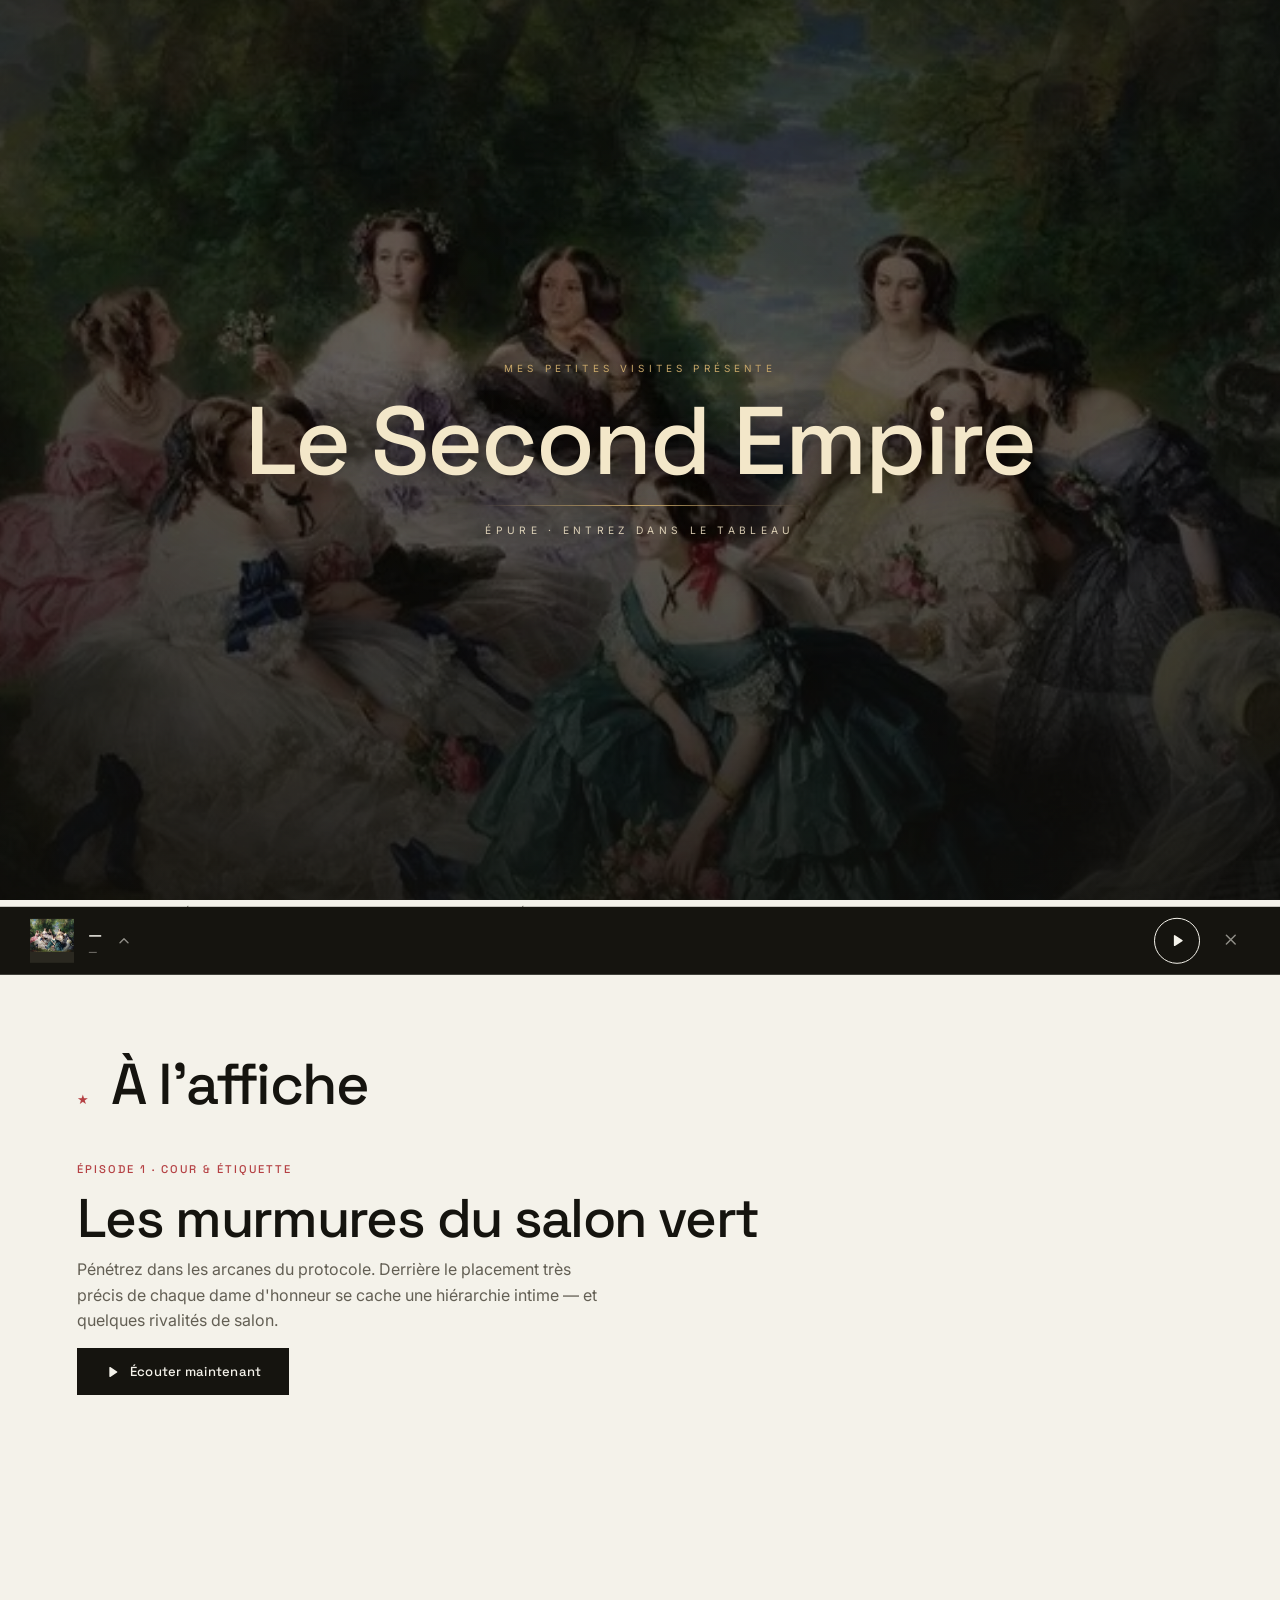
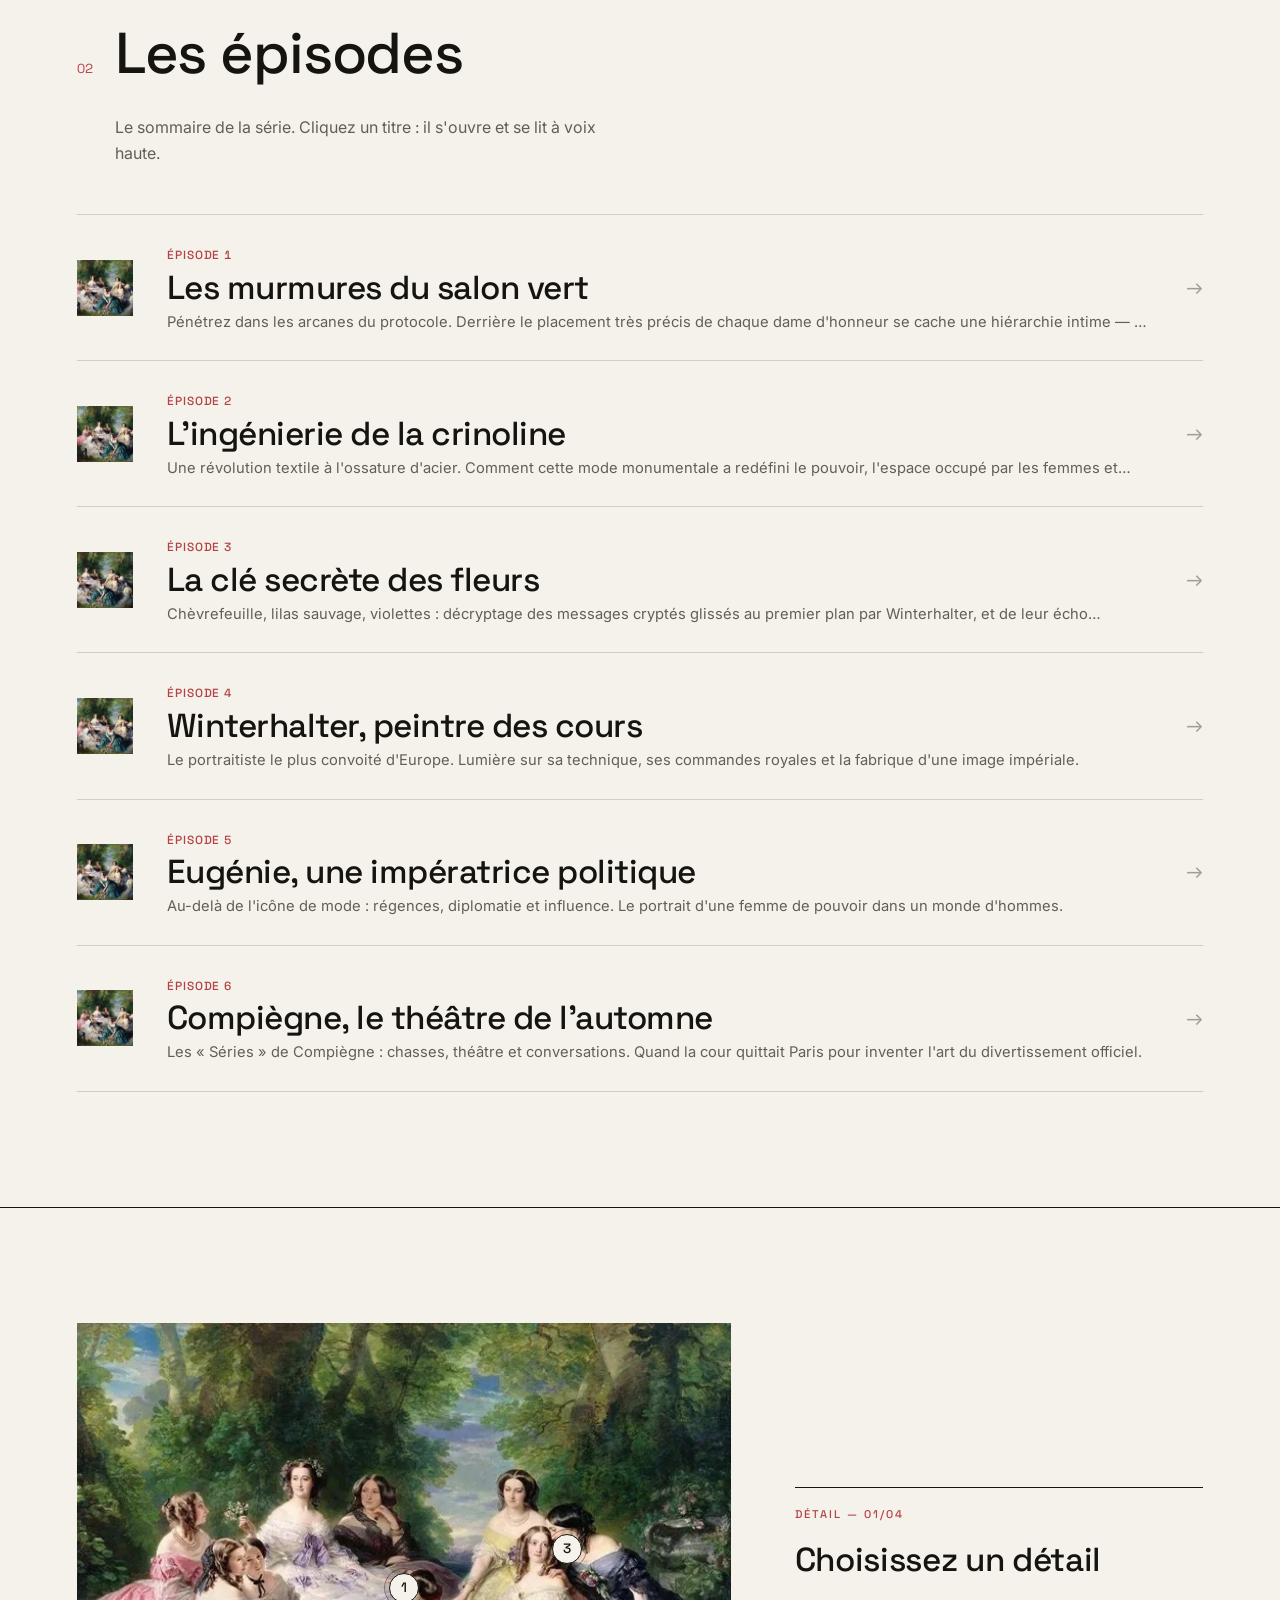
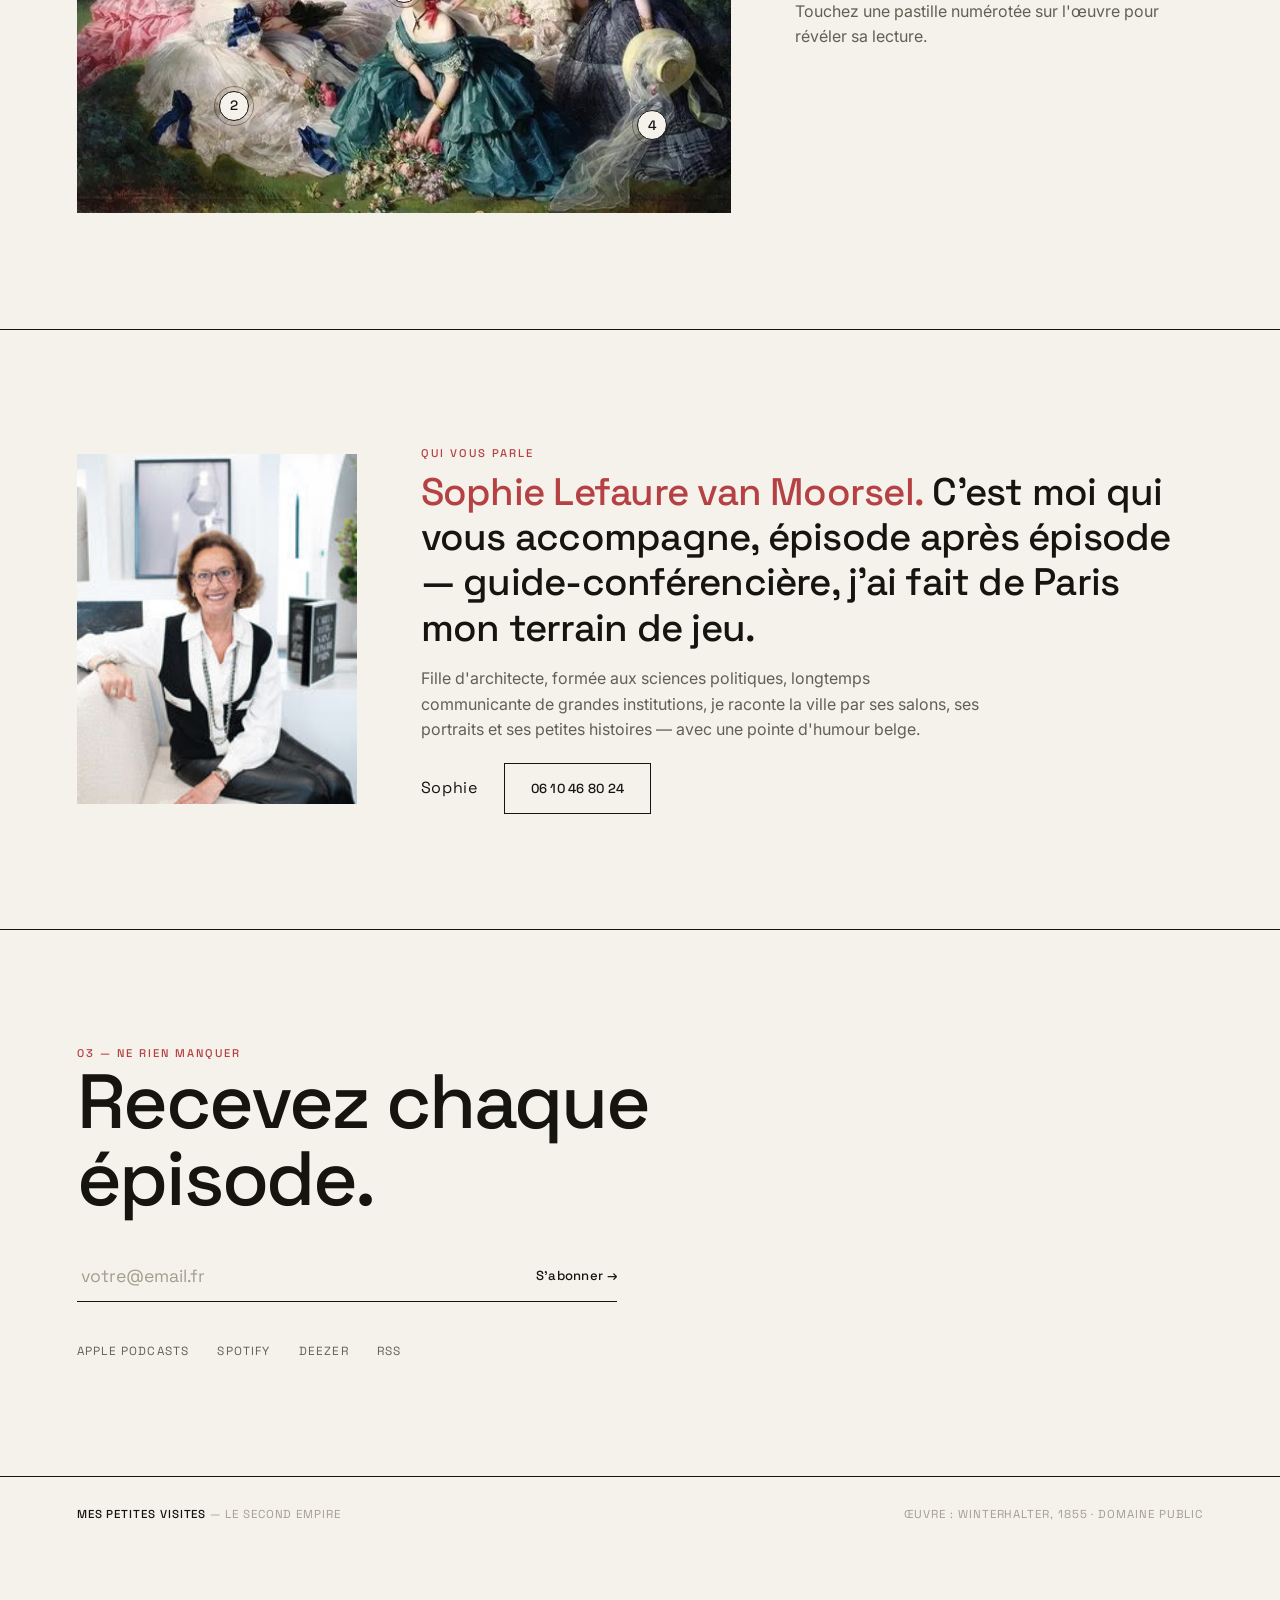
<file: epure.html>
<!DOCTYPE html>
<html lang="fr">
<head>
  <meta charset="UTF-8" />
  <meta name="viewport" content="width=device-width, initial-scale=1.0" />
  <title>Le Second Empire — édition épurée · un podcast mes petites visites</title>
  <meta name="description" content="Le Second Empire en version contemporaine et épurée, autour du chef-d'œuvre de Winterhalter. Un podcast mes petites visites." />
  <link rel="preconnect" href="https://fonts.googleapis.com" />
  <link rel="preconnect" href="https://fonts.gstatic.com" crossorigin />
  <link href="https://fonts.googleapis.com/css2?family=Space+Grotesk:wght@400;500;700&family=Inter:wght@400;500;600&display=swap" rel="stylesheet" />
  <link rel="stylesheet" href="assets/css/epure.css" />
</head>
<body>

  <!-- icônes -->
  <svg width="0" height="0" style="position:absolute" aria-hidden="true">
    <symbol id="i-play" viewBox="0 0 24 24"><path d="M8 5.5v13a1 1 0 0 0 1.54.84l10-6.5a1 1 0 0 0 0-1.68l-10-6.5A1 1 0 0 0 8 5.5Z"/></symbol>
    <symbol id="i-pause" viewBox="0 0 24 24"><path d="M7 5h3.5v14H7zM13.5 5H17v14h-3.5z"/></symbol>
    <symbol id="i-close" viewBox="0 0 24 24"><path d="M6 6l12 12M18 6L6 18" stroke="currentColor" stroke-width="2" fill="none" stroke-linecap="round"/></symbol>
    <symbol id="i-back" viewBox="0 0 24 24"><path d="M12 5V2L7 6l5 4V7a5 5 0 1 1-5 5H5a7 7 0 1 0 7-7Z"/></symbol>
    <symbol id="i-fwd" viewBox="0 0 24 24"><path d="M12 5V2l5 4-5 4V7a5 5 0 1 0 5 5h2a7 7 0 1 1-7-7Z"/></symbol>
    <symbol id="i-chev" viewBox="0 0 24 24"><path d="M9 6l6 6-6 6" stroke="currentColor" stroke-width="2" fill="none" stroke-linecap="round" stroke-linejoin="round"/></symbol>
  </svg>

  <!-- ============ LOADER (ouverture cinématographique) ============ -->
  <div class="sloader" id="sloader" aria-hidden="true">
    <img class="sloader__art" data-painting src="assets/img/eugenie.jpg" alt="" onerror="this.style.display='none'" />
    <div class="sloader__veil"></div>
    <div class="sloader__brand">
      <p class="sloader__pre">mes petites visites présente</p>
      <h1 class="sloader__title">Le Second Empire</h1>
      <div class="sloader__rule"></div>
      <p class="sloader__sub">Épure · entrez dans le tableau</p>
    </div>
  </div>
  <script>
    (function () {
      var el = document.getElementById("sloader"); if (!el) return;
      var reduce = matchMedia("(prefers-reduced-motion: reduce)").matches;
      var done = false;
      function finish() {
        if (done) return; done = true;
        el.classList.add("is-open");
        setTimeout(function () { el.parentNode && el.parentNode.removeChild(el); }, reduce ? 260 : 1250);
      }
      el.addEventListener("click", finish);
      var minT = reduce ? 300 : 2300, start = Date.now();
      function go() { setTimeout(finish, Math.max(0, minT - (Date.now() - start))); }
      if (document.readyState === "complete") go(); else window.addEventListener("load", go);
    })();
  </script>

  <!-- ============ TOGGLE DE VERSION ============ -->
  <div class="vswitch" role="group" aria-label="Choisir la version">
    <a class="vswitch__opt" href="index.html">Édition</a>
    <a class="vswitch__opt" href="salon.html">Parcours</a>
    <a class="vswitch__opt" href="studio.html">Studio</a>
    <a class="vswitch__opt" href="immersif.html">Immersif</a>
    <a class="vswitch__opt is-active" href="epure.html" aria-current="true">Épure</a>
    <a class="vswitch__opt" href="carte.html">Carte</a>
    <a class="vswitch__opt" href="ecrin.html">Écrin</a>
    <a class="vswitch__opt" href="expo.html">Expo</a>
  </div>

  <!-- ============ NAVBAR ============ -->
  <nav class="navbar" id="top">
    <a class="navbar__logo" href="#top">mes&nbsp;petites&nbsp;visites</a>
    <div class="navbar__links">
      <a href="#episodes">Épisodes</a>
      <a href="#tableau">Le tableau</a>
      <a href="#voix">La voix</a>
      <a class="navbar__cta" href="#abonnement">S'abonner</a>
    </div>
  </nav>

  <!-- ============ HERO ============ -->
  <header class="ep-hero">
    <div class="ep-hero__col">
      <div class="ep-hero__meta">
        <span class="ep-hero__no">01</span>
        <span class="label">Série audio — mes petites visites</span>
      </div>
      <h1 class="ep-hero__title">Le Second Empire</h1>
      <p class="ep-hero__lead">Une plongée sonore dans l'intimité de la cour de l'Impératrice Eugénie, autour du chef-d'œuvre de Winterhalter.</p>
      <div class="ep-hero__actions">
        <button class="btn btn--solid" id="hero-listen" type="button"><svg class="ico"><use href="#i-play"/></svg> Écouter l'épisode 1</button>
        <a class="btn btn--ghost" href="#episodes">Voir les épisodes</a>
      </div>
    </div>
    <figure class="ep-hero__fig">
      <img data-painting src="assets/img/eugenie.jpg" alt="L'Impératrice Eugénie entourée de ses dames d'honneur, par Franz Xaver Winterhalter, 1855" onerror="this.style.display='none'" />
      <figcaption>F. X. Winterhalter, 1855 — huile sur toile</figcaption>
    </figure>
  </header>

  <!-- ============ FILET D'INFOS ============ -->
  <div class="ep-strip">
    <span><b>1852–1870</b> · la période</span>
    <span><b>tous les 15 j.</b> · un épisode</span>
    <span><b>~14 min</b> · le format</span>
    <span>Paris · cour des Tuileries</span>
  </div>

  <!-- ============ À L'AFFICHE ============ -->
  <section class="ep-section" id="serie">
    <div class="ep-head"><span class="ep-head__no">★</span><h2>À l'affiche</h2></div>
    <div class="ep-feat" style="display:grid;gap:14px;max-width:780px">
      <p class="label label--accent" id="feat-cat">Épisode 1 · Cour &amp; étiquette</p>
      <h3 class="ep-hero__title" id="feat-title" style="font-size:clamp(2rem,5vw,3.4rem)">Les murmures du salon vert</h3>
      <p id="feat-desc" style="color:var(--ink-2);max-width:54ch"></p>
      <div><button class="btn btn--solid" id="feat-play" type="button"><svg class="ico"><use href="#i-play"/></svg> Écouter maintenant</button></div>
    </div>
  </section>

  <!-- ============ ÉPISODES (sommaire) ============ -->
  <section class="ep-section" id="episodes">
    <div class="ep-head">
      <span class="ep-head__no">02</span>
      <h2>Les épisodes</h2>
      <p>Le sommaire de la série. Cliquez un titre : il s'ouvre et se lit à voix haute.</p>
    </div>
    <div class="grid" id="grid" aria-live="polite"></div>
  </section>

  <!-- ============ LE TABLEAU ============ -->
  <section class="ep-plate" id="tableau">
    <div class="ep-plate__inner">
      <figure class="ep-plate__art" aria-label="L'Impératrice Eugénie entourée de ses dames d'honneur, Winterhalter, 1855">
        <img class="media" data-painting src="assets/img/eugenie.jpg" alt="L'Impératrice Eugénie entourée de ses dames d'honneur, Winterhalter, 1855" onerror="this.style.display='none'" />
        <button class="hotspot" style="left:50%; top:54%" data-title="La robe émeraude" data-cap="Au centre, l'Impératrice : la seule en vert profond. Une couleur de souveraineté qui ancre toute la composition autour d'elle." aria-label="La robe émeraude">1</button>
        <button class="hotspot" style="left:24%; top:78%" data-title="Les fleurs du premier plan" data-cap="Chèvrefeuille, lilas et violettes ne sont pas décoratifs : ce sont des allégories de fidélité et de mémoire, signées par le peintre." aria-label="Les fleurs">2</button>
        <button class="hotspot" style="left:75%; top:46%" data-title="Le ruban bleu" data-cap="Le bleu des rubans répond au ciel : Winterhalter orchestre une harmonie de cour, chaque dame placée selon un protocole strict." aria-label="Le ruban bleu">3</button>
        <button class="hotspot" style="left:88%; top:82%" data-title="La signature" data-cap="Discrètement, l'artiste signe la scène d'apparat la plus célèbre du règne — une commande qui fixera l'image de la cour." aria-label="La signature">4</button>
      </figure>
      <div class="ep-plate__cap" id="tableau-cap">
        <p class="label">Détail — 01/04</p>
        <h3 id="cap-title">Choisissez un détail</h3>
        <p id="cap-text">Touchez une pastille numérotée sur l'œuvre pour révéler sa lecture.</p>
      </div>
    </div>
  </section>

  <!-- ============ LA VOIX ============ -->
  <section class="ep-voice" id="voix">
    <div class="ep-voice__inner">
      <figure class="ep-voice__portrait">
        <img src="assets/img/sophie.jpg" alt="Sophie Lefaure van Moorsel, guide-conférencière et voix de la série" onerror="(function(im){var ex=['assets/img/sophie.jpeg','assets/img/sophie.png','assets/img/sophie.webp'];var n=+(im.dataset.i||0);if(n&lt;ex.length){im.dataset.i=n+1;im.src=ex[n];}else{var f=im.closest('.ep-voice__portrait');if(f)f.classList.add('is-fallback');im.remove();}})(this)" />
        <span class="ep-voice__mono" aria-hidden="true">SL</span>
      </figure>
      <div class="ep-voice__body">
        <p class="label label--accent">Qui vous parle</p>
        <p class="ep-voice__lead"><b>Sophie Lefaure van Moorsel.</b> C'est moi qui vous accompagne, épisode après épisode — guide-conférencière, j'ai fait de Paris mon terrain de jeu.</p>
        <p class="ep-voice__text">Fille d'architecte, formée aux sciences politiques, longtemps communicante de grandes institutions, je raconte la ville par ses salons, ses portraits et ses petites histoires — avec une pointe d'humour belge.</p>
        <div class="ep-voice__meta">
          <span class="ep-voice__sign">Sophie</span>
          <a class="btn btn--ghost" href="tel:+33610468024">06 10 46 80 24</a>
        </div>
      </div>
    </div>
  </section>

  <!-- ============ ABONNEMENT ============ -->
  <section class="ep-sub" id="abonnement">
    <div class="ep-sub__inner">
      <p class="label label--accent">03 — Ne rien manquer</p>
      <h2>Recevez chaque épisode.</h2>
      <form class="ep-sub__form" onsubmit="return false;">
        <input type="email" placeholder="votre@email.fr" aria-label="Votre adresse e-mail" />
        <button class="btn" type="submit">S'abonner →</button>
      </form>
      <nav class="platforms" aria-label="Plateformes d'écoute">
        <a href="#">Apple Podcasts</a><a href="#">Spotify</a><a href="#">Deezer</a><a href="#">RSS</a>
      </nav>
    </div>
  </section>

  <!-- ============ FOOTER ============ -->
  <footer class="ep-foot">
    <span><b>mes petites visites</b> — Le Second Empire</span>
    <span>Œuvre : Winterhalter, 1855 · domaine public</span>
  </footer>

  <!-- ============ POP-UP ============ -->
  <div class="modal" id="modal" hidden>
    <div class="modal__scrim" data-close></div>
    <div class="modal__dialog" role="dialog" aria-modal="true" aria-labelledby="m-title">
      <button class="modal__close" id="m-close" data-close aria-label="Fermer"><svg class="ico"><use href="#i-close"/></svg></button>
      <div class="modal__art"><canvas id="modal-canvas" data-rw="cream" width="900" height="600" aria-hidden="true"></canvas></div>
      <div class="modal__panel">
        <p class="modal__cat" id="m-cat">Épisode 1 · Cour &amp; étiquette</p>
        <h2 class="modal__title" id="m-title">Les murmures du salon vert</h2>
        <p class="modal__desc" id="m-desc"></p>
        <div class="modal__track" id="m-track"><div class="modal__fill" id="m-fill"></div></div>
        <div class="modal__time"><span id="m-cur">00:00</span><span id="m-tot">00:00</span></div>
        <div class="modal__controls">
          <button class="ctrl" id="m-back" aria-label="Reculer de 15 secondes"><svg class="ico"><use href="#i-back"/></svg><i>15</i></button>
          <button class="ctrl ctrl--main" id="m-toggle" aria-label="Lecture / pause"><svg class="ico"><use href="#i-play"/></svg></button>
          <button class="ctrl" id="m-fwd" aria-label="Avancer de 15 secondes"><svg class="ico"><use href="#i-fwd"/></svg><i>15</i></button>
        </div>
      </div>
    </div>
  </div>

  <!-- ============ BANDE D'ÉCOUTE ============ -->
  <aside class="bar" id="bar">
    <div class="bar__fill" id="bar-fill"></div>
    <button class="bar__open" id="bar-open" aria-label="Ouvrir le lecteur">
      <span class="bar__thumb"><img data-painting src="assets/img/eugenie.jpg" alt="" onerror="this.style.display='none'" /></span>
      <span class="bar__info"><span class="bar__title" id="bar-title">—</span><span class="bar__cat" id="bar-cat">—</span></span>
      <svg class="ico bar__chev"><use href="#i-chev"/></svg>
    </button>
    <button class="bar__toggle" id="bar-toggle" aria-label="Lecture / pause"><svg class="ico"><use href="#i-play"/></svg></button>
    <button class="bar__close" id="bar-close" aria-label="Arrêter"><svg class="ico"><use href="#i-close"/></svg></button>
    <audio id="audio" preload="none"></audio>
  </aside>

  <script src="assets/js/episodes.js"></script>
  <script src="assets/js/visualizer.js"></script>
  <script src="assets/js/app.js"></script>
</body>
</html>
</file>
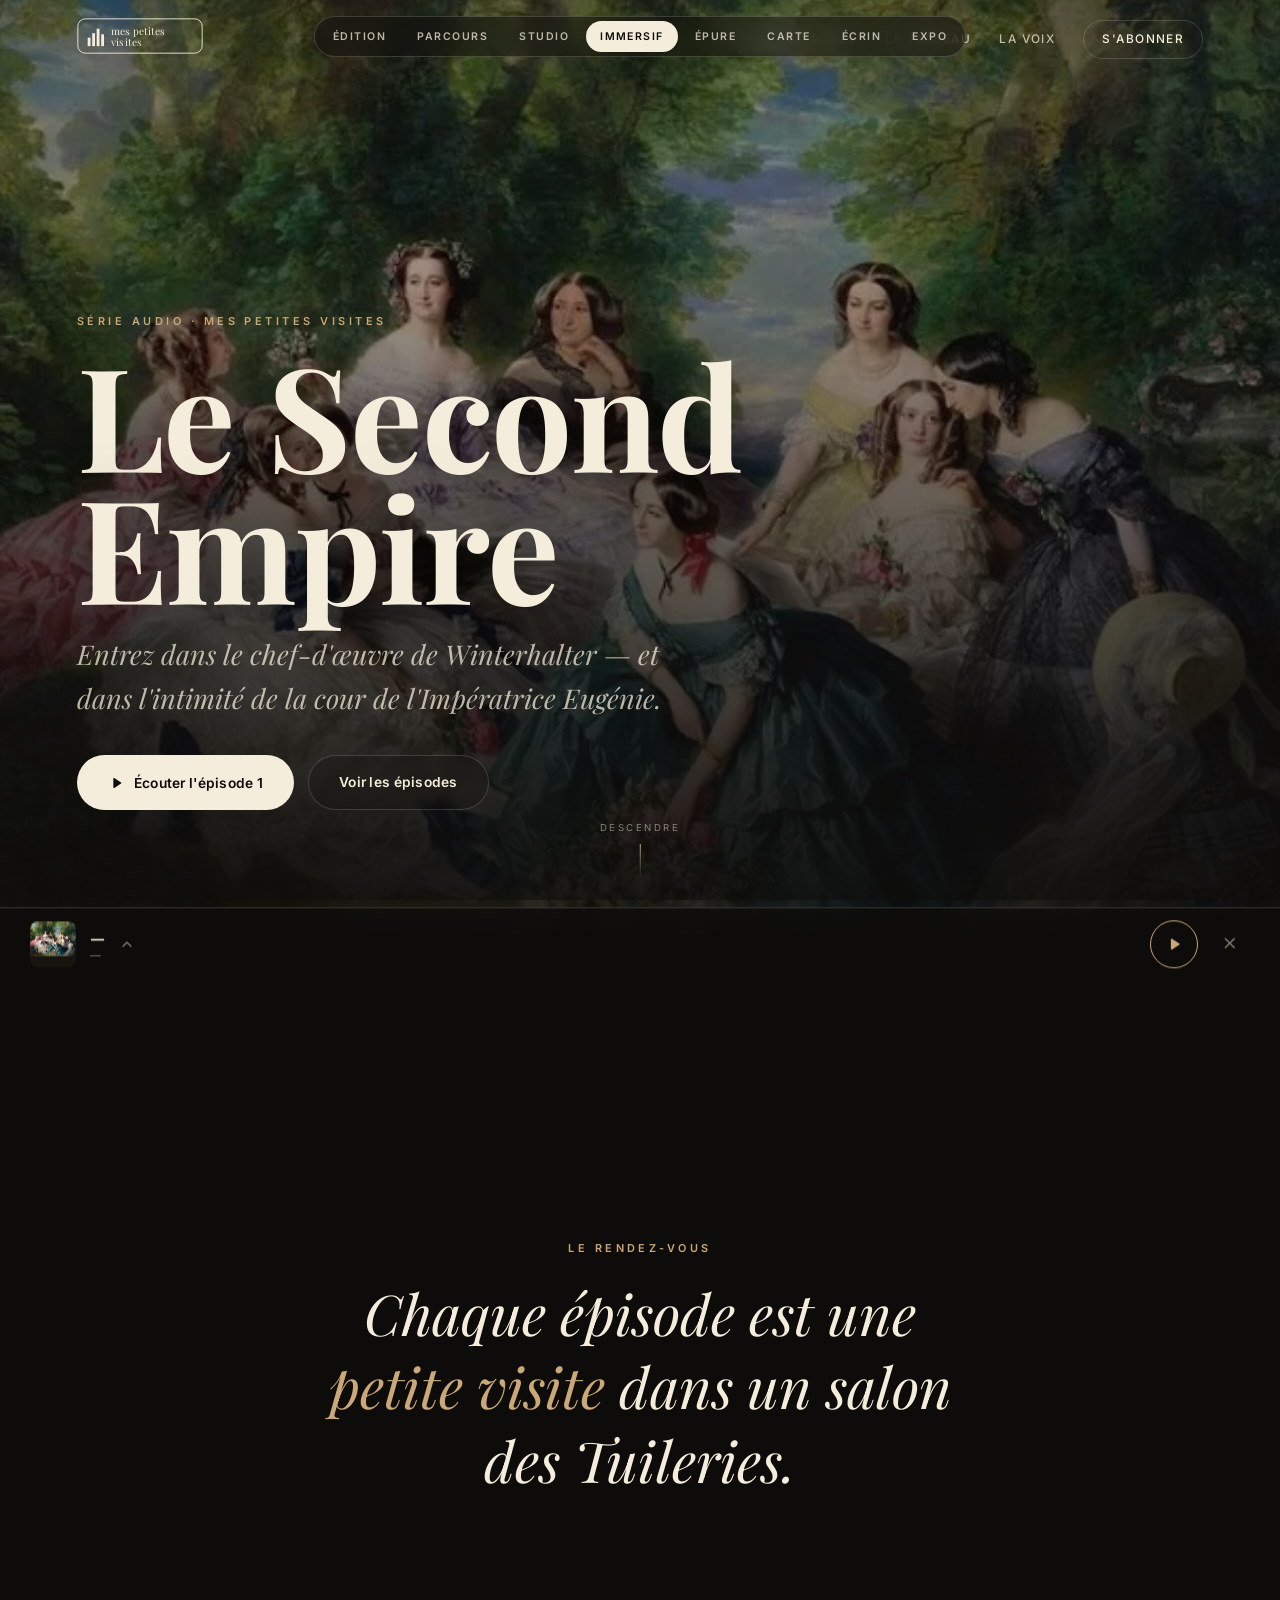
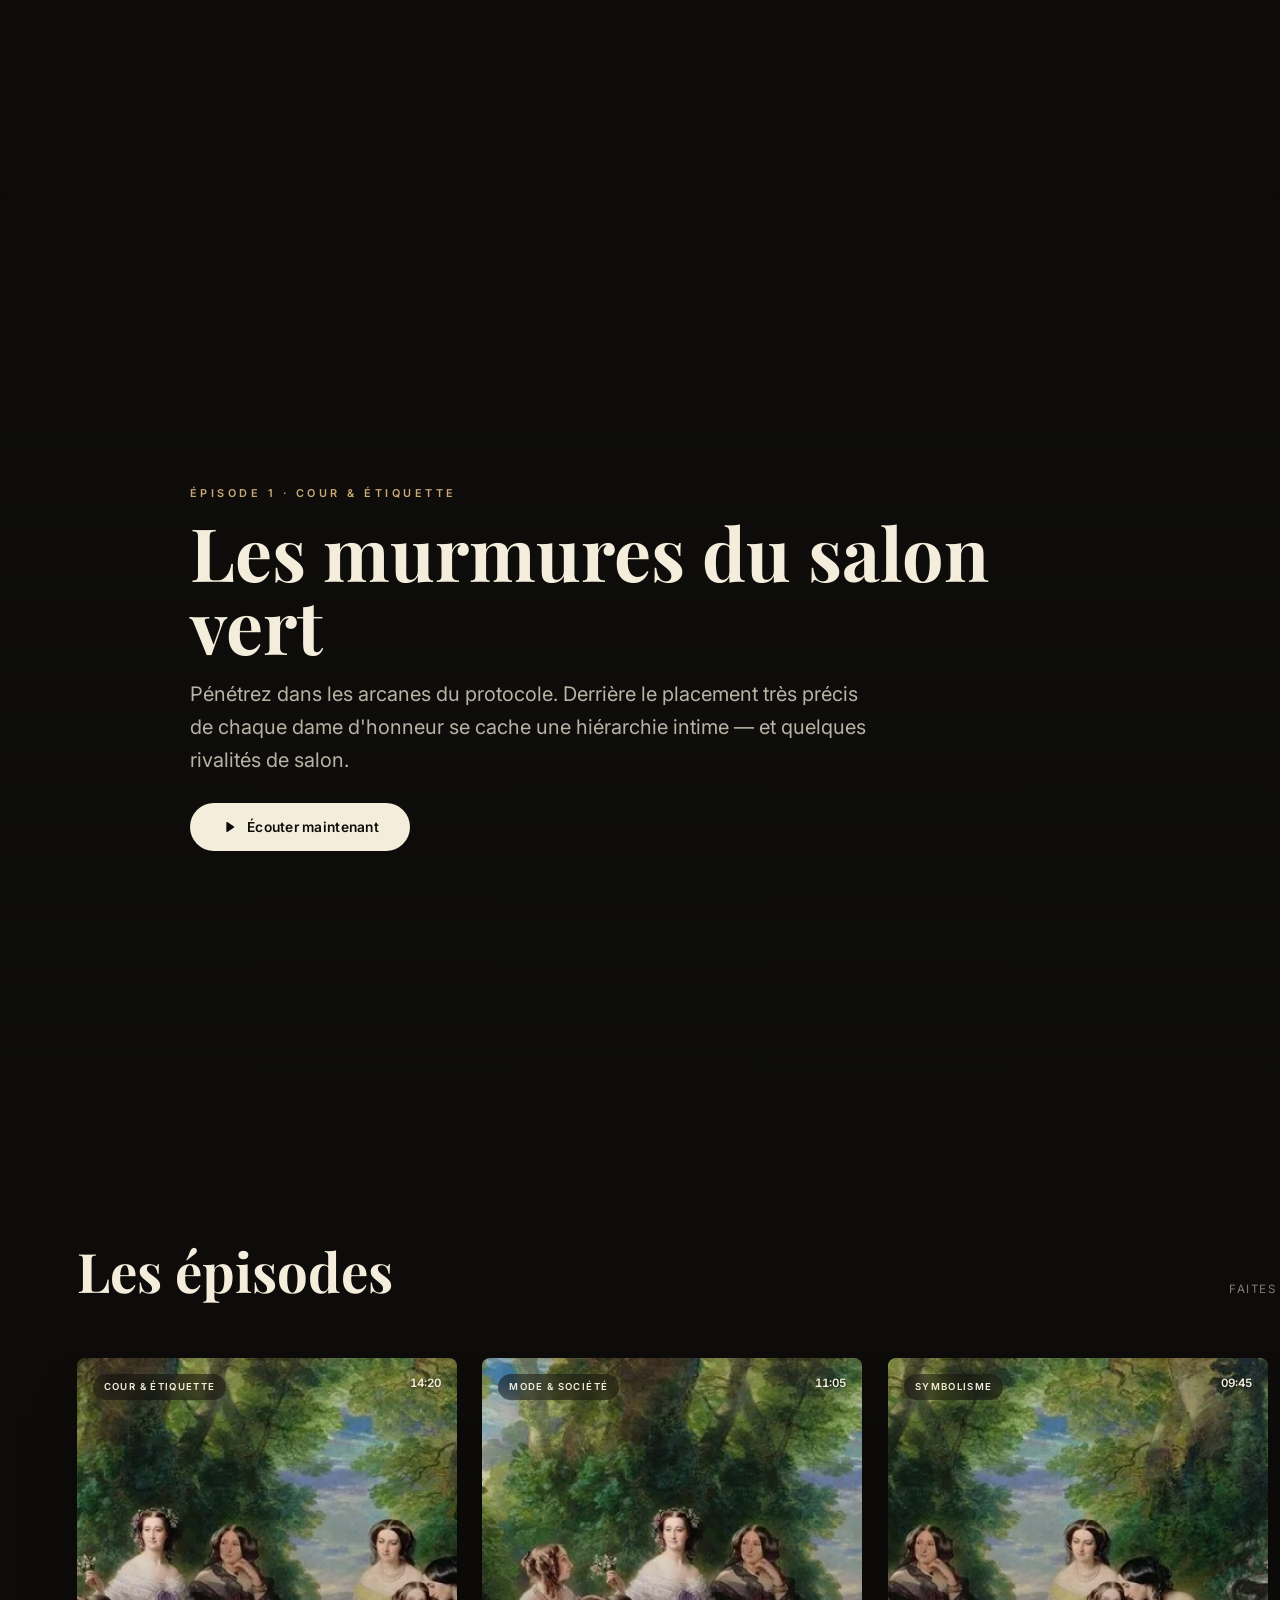
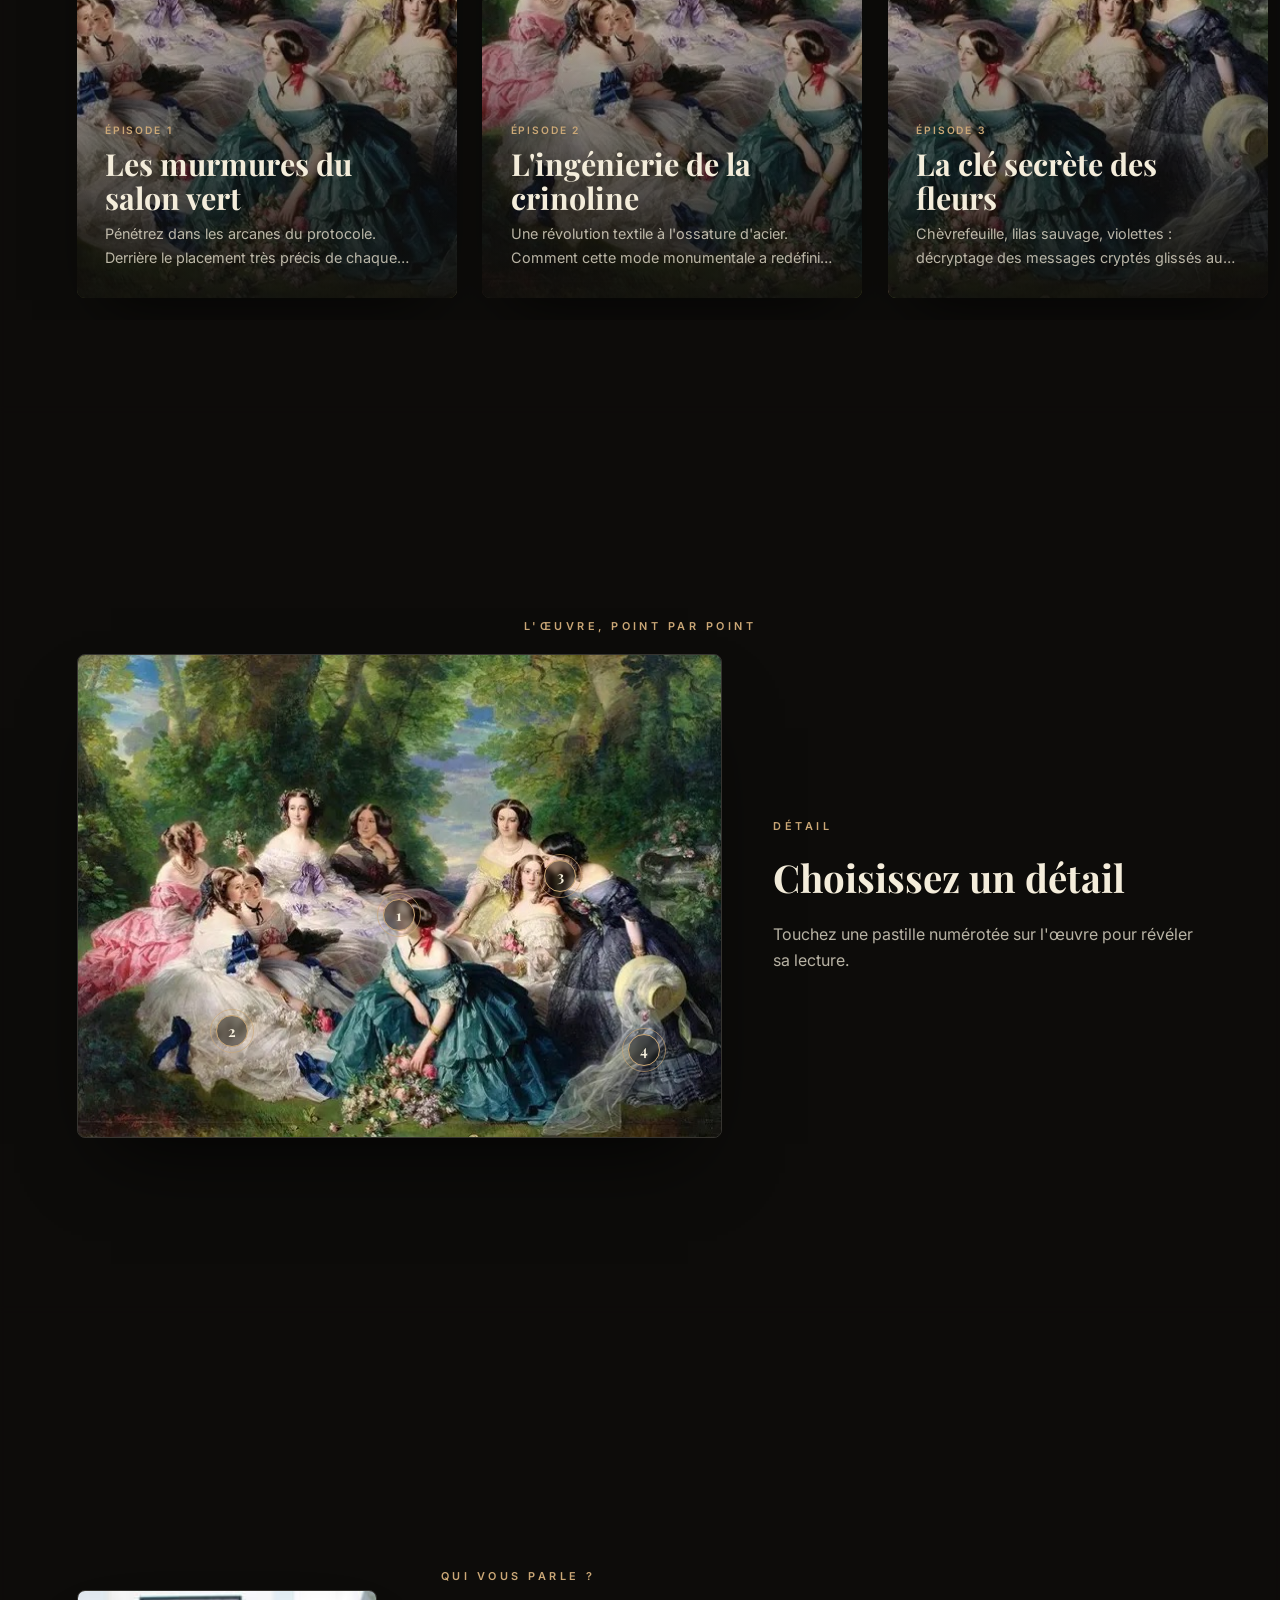
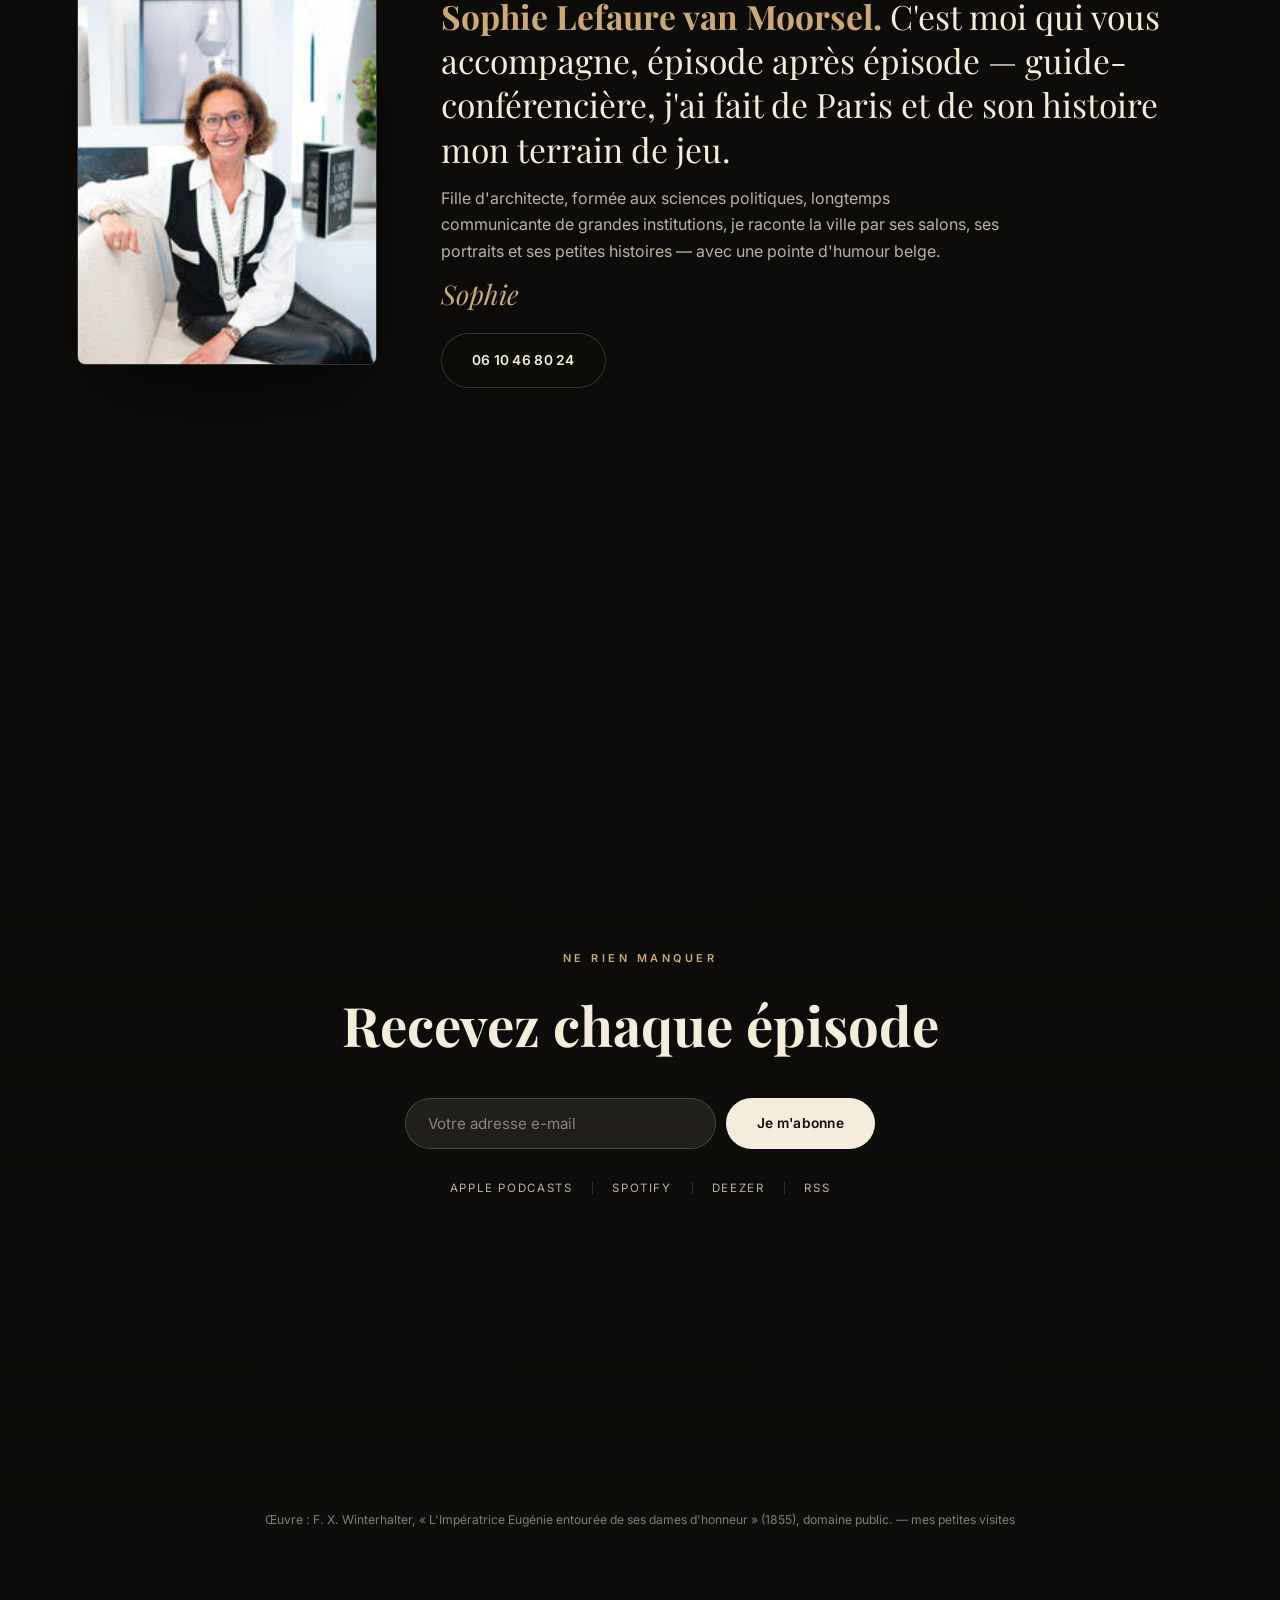
<file: immersif.html>
<!DOCTYPE html>
<html lang="fr">
<head>
  <meta charset="UTF-8" />
  <meta name="viewport" content="width=device-width, initial-scale=1.0" />
  <title>Le Second Empire — immersion · un podcast mes petites visites</title>
  <meta name="description" content="Une immersion plein écran dans le chef-d'œuvre de Winterhalter et la cour du Second Empire. Un podcast mes petites visites." />
  <link rel="preconnect" href="https://fonts.googleapis.com" />
  <link rel="preconnect" href="https://fonts.gstatic.com" crossorigin />
  <link href="https://fonts.googleapis.com/css2?family=Playfair+Display:ital,wght@0,600;0,700;0,900;1,600&family=Inter:wght@400;500;600;700&display=swap" rel="stylesheet" />
  <link rel="stylesheet" href="assets/css/immersif.css" />
</head>
<body>

  <!-- icônes -->
  <svg width="0" height="0" style="position:absolute" aria-hidden="true">
    <symbol id="i-play" viewBox="0 0 24 24"><path d="M8 5.5v13a1 1 0 0 0 1.54.84l10-6.5a1 1 0 0 0 0-1.68l-10-6.5A1 1 0 0 0 8 5.5Z"/></symbol>
    <symbol id="i-pause" viewBox="0 0 24 24"><path d="M7 5h3.5v14H7zM13.5 5H17v14h-3.5z"/></symbol>
    <symbol id="i-close" viewBox="0 0 24 24"><path d="M6 6l12 12M18 6L6 18" stroke="currentColor" stroke-width="2" fill="none" stroke-linecap="round"/></symbol>
    <symbol id="i-back" viewBox="0 0 24 24"><path d="M12 5V2L7 6l5 4V7a5 5 0 1 1-5 5H5a7 7 0 1 0 7-7Z"/></symbol>
    <symbol id="i-fwd" viewBox="0 0 24 24"><path d="M12 5V2l5 4-5 4V7a5 5 0 1 0 5 5h2a7 7 0 1 1-7-7Z"/></symbol>
    <symbol id="i-chev" viewBox="0 0 24 24"><path d="M9 6l6 6-6 6" stroke="currentColor" stroke-width="2" fill="none" stroke-linecap="round" stroke-linejoin="round"/></symbol>
  </svg>

  <!-- ============ LOADER (ouverture cinématographique) ============ -->
  <div class="sloader" id="sloader" aria-hidden="true">
    <img class="sloader__art" data-painting src="assets/img/eugenie.jpg" alt="" onerror="this.style.display='none'" />
    <div class="sloader__veil"></div>
    <div class="sloader__brand">
      <p class="sloader__pre">mes petites visites présente</p>
      <h1 class="sloader__title">Le Second Empire</h1>
      <div class="sloader__rule"></div>
      <p class="sloader__sub">Immersion · entrez dans le tableau</p>
    </div>
  </div>
  <script>
    (function () {
      var el = document.getElementById("sloader"); if (!el) return;
      var reduce = matchMedia("(prefers-reduced-motion: reduce)").matches;
      var done = false;
      function finish() {
        if (done) return; done = true;
        el.classList.add("is-open");
        setTimeout(function () { el.parentNode && el.parentNode.removeChild(el); }, reduce ? 260 : 1250);
      }
      el.addEventListener("click", finish);
      var minT = reduce ? 300 : 2300, start = Date.now();
      function go() { setTimeout(finish, Math.max(0, minT - (Date.now() - start))); }
      if (document.readyState === "complete") go(); else window.addEventListener("load", go);
    })();
  </script>

  <!-- ============ TOGGLE DE VERSION ============ -->
  <div class="vswitch" role="group" aria-label="Choisir la version">
    <a class="vswitch__opt" href="index.html">Édition</a>
    <a class="vswitch__opt" href="salon.html">Parcours</a>
    <a class="vswitch__opt" href="studio.html">Studio</a>
    <a class="vswitch__opt is-active" href="immersif.html" aria-current="true">Immersif</a>
    <a class="vswitch__opt" href="epure.html">Épure</a>
    <a class="vswitch__opt" href="carte.html">Carte</a>
    <a class="vswitch__opt" href="ecrin.html">Écrin</a>
    <a class="vswitch__opt" href="expo.html">Expo</a>
  </div>

  <!-- ============ FOND FIXE (le tableau) ============ -->
  <img class="imm-bg" data-painting src="assets/img/eugenie.jpg" alt="" onerror="this.style.display='none'" />
  <div class="imm-bgveil"></div>

  <!-- ============ NAVBAR ============ -->
  <nav class="navbar" id="top">
    <a class="navbar__logo" href="#top" aria-label="mes petites visites — accueil">
      <svg viewBox="0 0 224 64" role="img" aria-label="mes petites visites">
        <rect x="1.5" y="1.5" width="221" height="61" rx="13" fill="none" stroke="currentColor" stroke-width="1.6"/>
        <g fill="currentColor"><rect x="19" y="35" width="5" height="15"/><rect x="27" y="27" width="5" height="23"/><rect x="35" y="19" width="5" height="31"/><rect x="43" y="29" width="5" height="21"/></g>
        <text x="60" y="31" font-size="18" fill="currentColor" font-family="Playfair Display, serif">mes petites</text>
        <text x="60" y="49" font-size="18" fill="currentColor" font-family="Playfair Display, serif" letter-spacing="0.5">visites</text>
      </svg>
    </a>
    <div class="navbar__links">
      <a href="#episodes">Épisodes</a>
      <a href="#tableau">Le tableau</a>
      <a href="#voix">La voix</a>
      <a class="navbar__cta" href="#abonnement">S'abonner</a>
    </div>
  </nav>

  <!-- ============ HERO ============ -->
  <header class="imm imm-hero imm--reveal">
    <div class="imm__inner">
      <p class="eyebrow">Série audio · mes petites visites</p>
      <h1 class="imm-hero__title">Le Second<br>Empire</h1>
      <p class="imm-hero__lead">Entrez dans le chef-d'œuvre de Winterhalter — et dans l'intimité de la cour de l'Impératrice Eugénie.</p>
      <div class="imm-hero__actions">
        <button class="btn btn--solid" id="hero-listen" type="button"><svg class="ico"><use href="#i-play"/></svg> Écouter l'épisode 1</button>
        <a class="btn btn--ghost" href="#episodes">Voir les épisodes</a>
      </div>
    </div>
    <span class="imm-scroll" aria-hidden="true">Descendre<i></i></span>
  </header>

  <!-- ============ CITATION ============ -->
  <section class="imm imm-quote imm--dim">
    <div class="imm__inner">
      <p class="eyebrow" style="justify-content:center;display:flex">Le rendez-vous</p>
      <p class="imm-quote__line">Chaque épisode est une <em>petite visite</em> dans un salon des Tuileries.</p>
    </div>
  </section>

  <!-- ============ À LA UNE ============ -->
  <section class="imm imm-featured imm--reveal" id="serie">
    <div class="imm__inner imm-featured__inner">
      <p class="eyebrow" id="feat-cat">Épisode 1 · Cour &amp; étiquette</p>
      <h2 class="imm-featured__title" id="feat-title">Les murmures du salon vert</h2>
      <p class="imm-featured__desc" id="feat-desc"></p>
      <button class="btn btn--solid" id="feat-play" type="button"><svg class="ico"><use href="#i-play"/></svg> Écouter maintenant</button>
    </div>
  </section>

  <!-- ============ ÉPISODES (galerie horizontale) ============ -->
  <section class="imm imm-eps imm--dim" id="episodes">
    <div class="imm__inner">
      <div class="imm-eps__head">
        <h2>Les épisodes</h2>
        <span>Faites glisser →</span>
      </div>
      <div class="grid" id="grid" aria-live="polite"></div>
    </div>
  </section>

  <!-- ============ LE TABLEAU DÉCRYPTÉ ============ -->
  <section class="imm imm-plate imm--dim" id="tableau">
    <div class="imm__inner">
      <p class="eyebrow" style="display:flex;justify-content:center;margin-bottom:18px">L'œuvre, point par point</p>
      <div class="imm-plate__inner">
        <figure class="imm-plate__art" aria-label="L'Impératrice Eugénie entourée de ses dames d'honneur, Winterhalter, 1855">
          <img class="media" data-painting src="assets/img/eugenie.jpg" alt="L'Impératrice Eugénie entourée de ses dames d'honneur, Winterhalter, 1855" onerror="this.style.display='none'" />
          <button class="hotspot" style="left:50%; top:54%" data-title="La robe émeraude" data-cap="Au centre, l'Impératrice : la seule en vert profond. Une couleur de souveraineté qui ancre toute la composition autour d'elle." aria-label="La robe émeraude">1</button>
          <button class="hotspot" style="left:24%; top:78%" data-title="Les fleurs du premier plan" data-cap="Chèvrefeuille, lilas et violettes ne sont pas décoratifs : ce sont des allégories de fidélité et de mémoire, signées par le peintre." aria-label="Les fleurs">2</button>
          <button class="hotspot" style="left:75%; top:46%" data-title="Le ruban bleu" data-cap="Le bleu des rubans répond au ciel : Winterhalter orchestre une harmonie de cour, chaque dame placée selon un protocole strict." aria-label="Le ruban bleu">3</button>
          <button class="hotspot" style="left:88%; top:82%" data-title="La signature" data-cap="Discrètement, l'artiste signe la scène d'apparat la plus célèbre du règne — une commande qui fixera l'image de la cour." aria-label="La signature">4</button>
        </figure>
        <div class="imm-plate__cap" id="tableau-cap">
          <p class="eyebrow" style="display:flex">Détail</p>
          <h3 id="cap-title">Choisissez un détail</h3>
          <p id="cap-text">Touchez une pastille numérotée sur l'œuvre pour révéler sa lecture.</p>
        </div>
      </div>
    </div>
  </section>

  <!-- ============ LA VOIX (Sophie) ============ -->
  <section class="imm imm-voice imm--dim" id="voix">
    <div class="imm__inner imm-voice__inner">
      <figure class="imm-voice__portrait">
        <img src="assets/img/sophie.jpg" alt="Sophie Lefaure van Moorsel, guide-conférencière et voix de la série" onerror="(function(im){var ex=['assets/img/sophie.jpeg','assets/img/sophie.png','assets/img/sophie.webp'];var n=+(im.dataset.i||0);if(n&lt;ex.length){im.dataset.i=n+1;im.src=ex[n];}else{var f=im.closest('.imm-voice__portrait');if(f)f.classList.add('is-fallback');im.remove();}})(this)" />
        <span class="imm-voice__mono" aria-hidden="true">SL</span>
      </figure>
      <div class="imm-voice__body">
        <p class="eyebrow" style="display:flex">Qui vous parle ?</p>
        <p class="imm-voice__lead"><b>Sophie Lefaure van Moorsel.</b> C'est moi qui vous accompagne, épisode après épisode — guide-conférencière, j'ai fait de Paris et de son histoire mon terrain de jeu.</p>
        <p class="imm-voice__text">Fille d'architecte, formée aux sciences politiques, longtemps communicante de grandes institutions, je raconte la ville par ses salons, ses portraits et ses petites histoires — avec une pointe d'humour belge.</p>
        <p class="imm-voice__sign">Sophie</p>
        <div class="imm-voice__meta">
          <a class="btn btn--ghost" href="tel:+33610468024">06 10 46 80 24</a>
        </div>
      </div>
    </div>
  </section>

  <!-- ============ ABONNEMENT ============ -->
  <section class="imm imm-sub imm--reveal" id="abonnement">
    <div class="imm__inner imm-sub__inner">
      <p class="eyebrow" style="display:flex;justify-content:center">Ne rien manquer</p>
      <h2>Recevez chaque épisode</h2>
      <form class="imm-sub__form" onsubmit="return false;">
        <input type="email" placeholder="Votre adresse e-mail" aria-label="Votre adresse e-mail" />
        <button class="btn btn--solid" type="submit">Je m'abonne</button>
      </form>
      <nav class="platforms" aria-label="Plateformes d'écoute">
        <a href="#">Apple Podcasts</a><a href="#">Spotify</a><a href="#">Deezer</a><a href="#">RSS</a>
      </nav>
    </div>
  </section>
  <footer class="imm-foot">
    <p>Œuvre : F. X. Winterhalter, « L'Impératrice Eugénie entourée de ses dames d'honneur » (1855), domaine public. — mes petites visites</p>
  </footer>

  <!-- ============ POP-UP ============ -->
  <div class="modal" id="modal" hidden>
    <div class="modal__scrim" data-close></div>
    <div class="modal__dialog" role="dialog" aria-modal="true" aria-labelledby="m-title">
      <button class="modal__close" id="m-close" data-close aria-label="Fermer"><svg class="ico"><use href="#i-close"/></svg></button>
      <div class="modal__art"><canvas id="modal-canvas" data-rw="dark" width="900" height="600" aria-hidden="true"></canvas></div>
      <div class="modal__panel">
        <p class="modal__cat" id="m-cat">Épisode 1 · Cour &amp; étiquette</p>
        <h2 class="modal__title" id="m-title">Les murmures du salon vert</h2>
        <p class="modal__desc" id="m-desc"></p>
        <div class="modal__track" id="m-track"><div class="modal__fill" id="m-fill"></div></div>
        <div class="modal__time"><span id="m-cur">00:00</span><span id="m-tot">00:00</span></div>
        <div class="modal__controls">
          <button class="ctrl" id="m-back" aria-label="Reculer de 15 secondes"><svg class="ico"><use href="#i-back"/></svg><i>15</i></button>
          <button class="ctrl ctrl--main" id="m-toggle" aria-label="Lecture / pause"><svg class="ico"><use href="#i-play"/></svg></button>
          <button class="ctrl" id="m-fwd" aria-label="Avancer de 15 secondes"><svg class="ico"><use href="#i-fwd"/></svg><i>15</i></button>
        </div>
      </div>
    </div>
  </div>

  <!-- ============ BANDE D'ÉCOUTE ============ -->
  <aside class="bar" id="bar">
    <div class="bar__fill" id="bar-fill"></div>
    <button class="bar__open" id="bar-open" aria-label="Ouvrir le lecteur">
      <span class="bar__thumb"><img data-painting src="assets/img/eugenie.jpg" alt="" onerror="this.style.display='none'" /></span>
      <span class="bar__info"><span class="bar__title" id="bar-title">—</span><span class="bar__cat" id="bar-cat">—</span></span>
      <svg class="ico bar__chev"><use href="#i-chev"/></svg>
    </button>
    <button class="bar__toggle" id="bar-toggle" aria-label="Lecture / pause"><svg class="ico"><use href="#i-play"/></svg></button>
    <button class="bar__close" id="bar-close" aria-label="Arrêter"><svg class="ico"><use href="#i-close"/></svg></button>
    <audio id="audio" preload="none"></audio>
  </aside>

  <script src="assets/js/episodes.js"></script>
  <script src="assets/js/visualizer.js"></script>
  <script src="assets/js/app.js"></script>
</body>
</html>
</file>
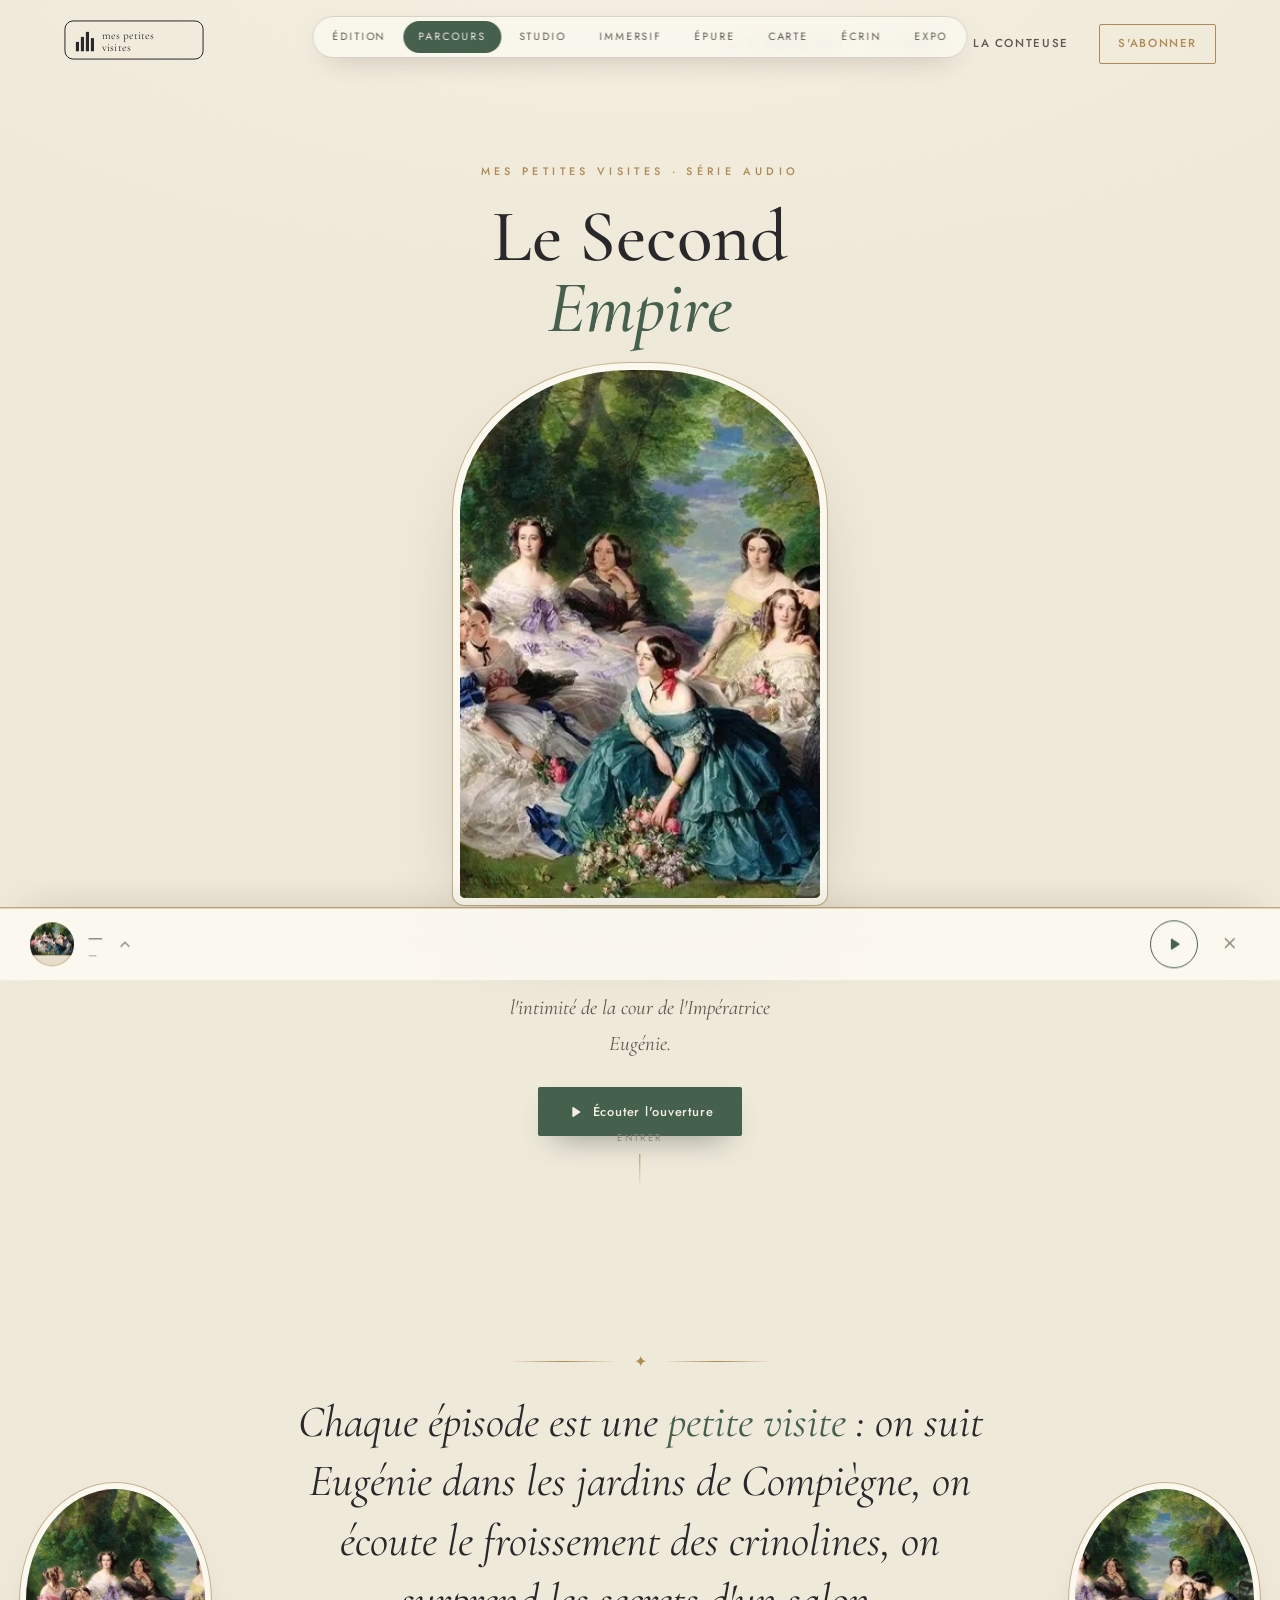
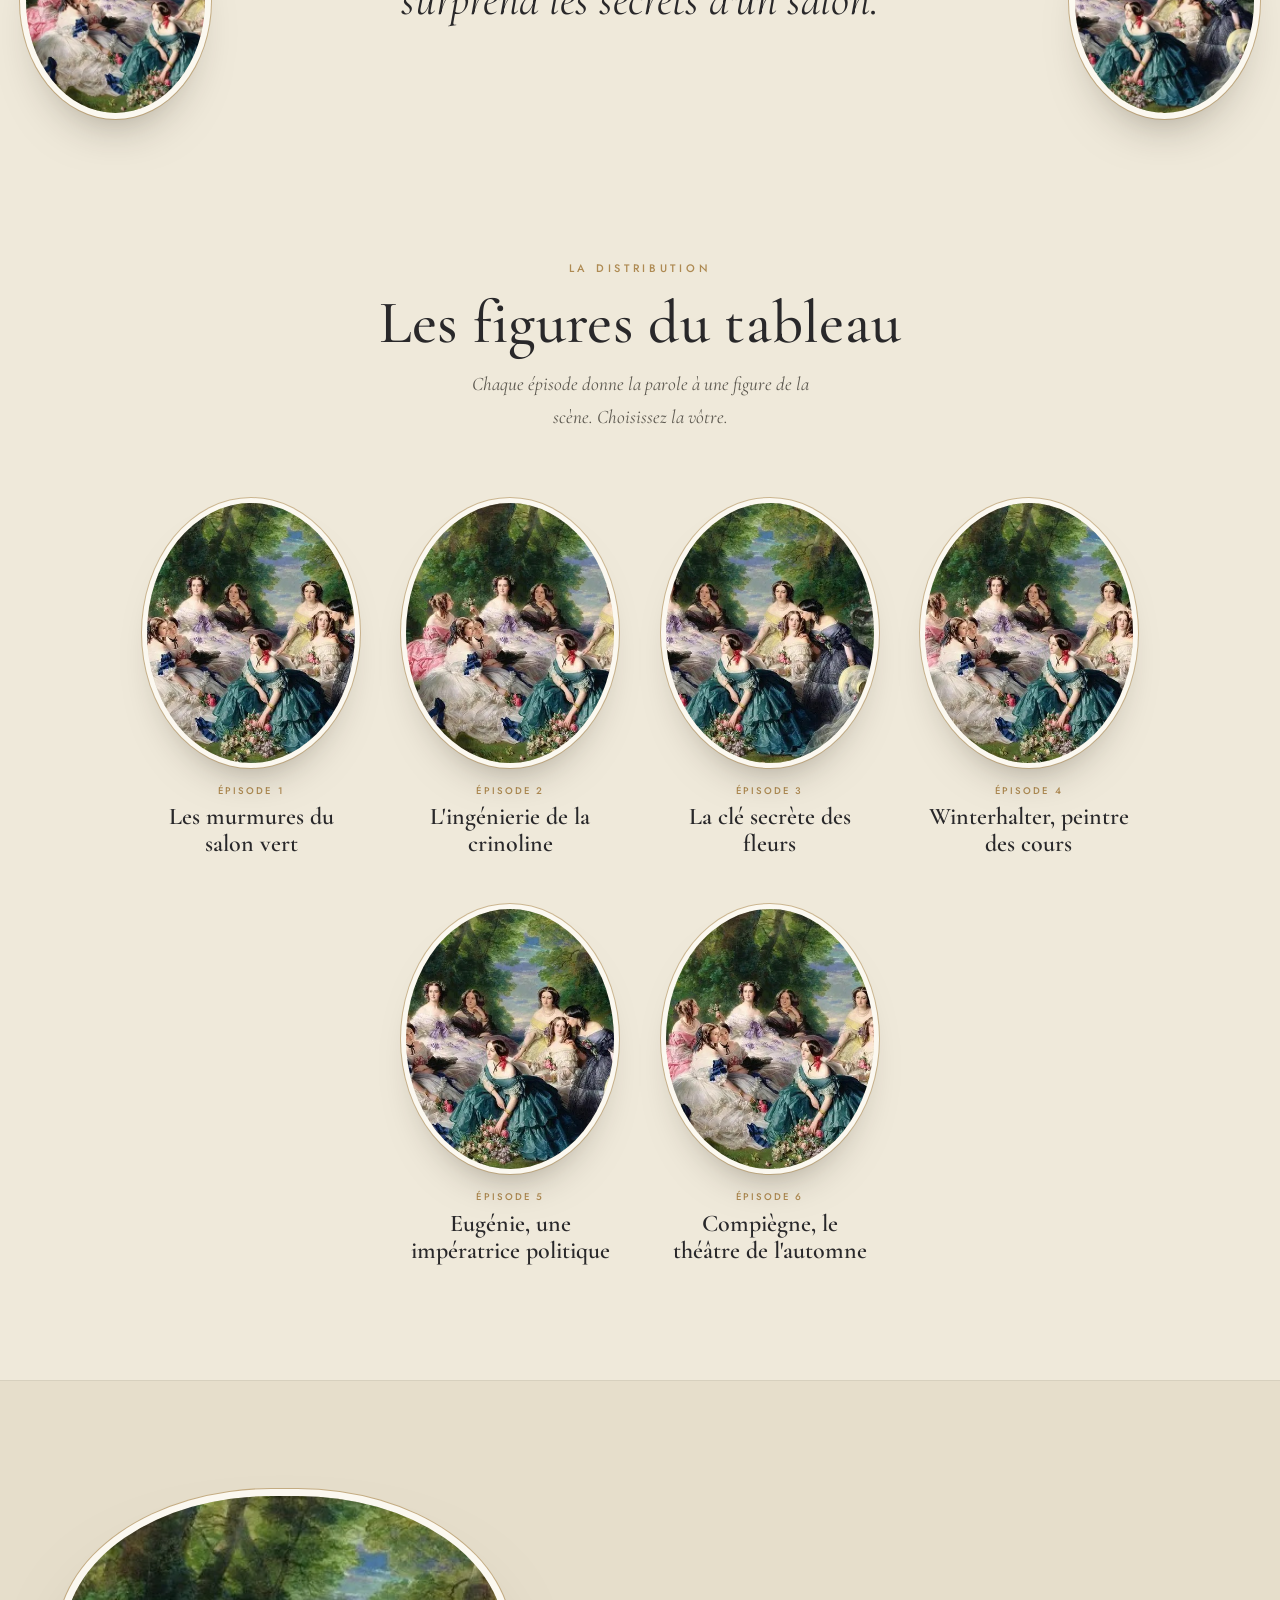
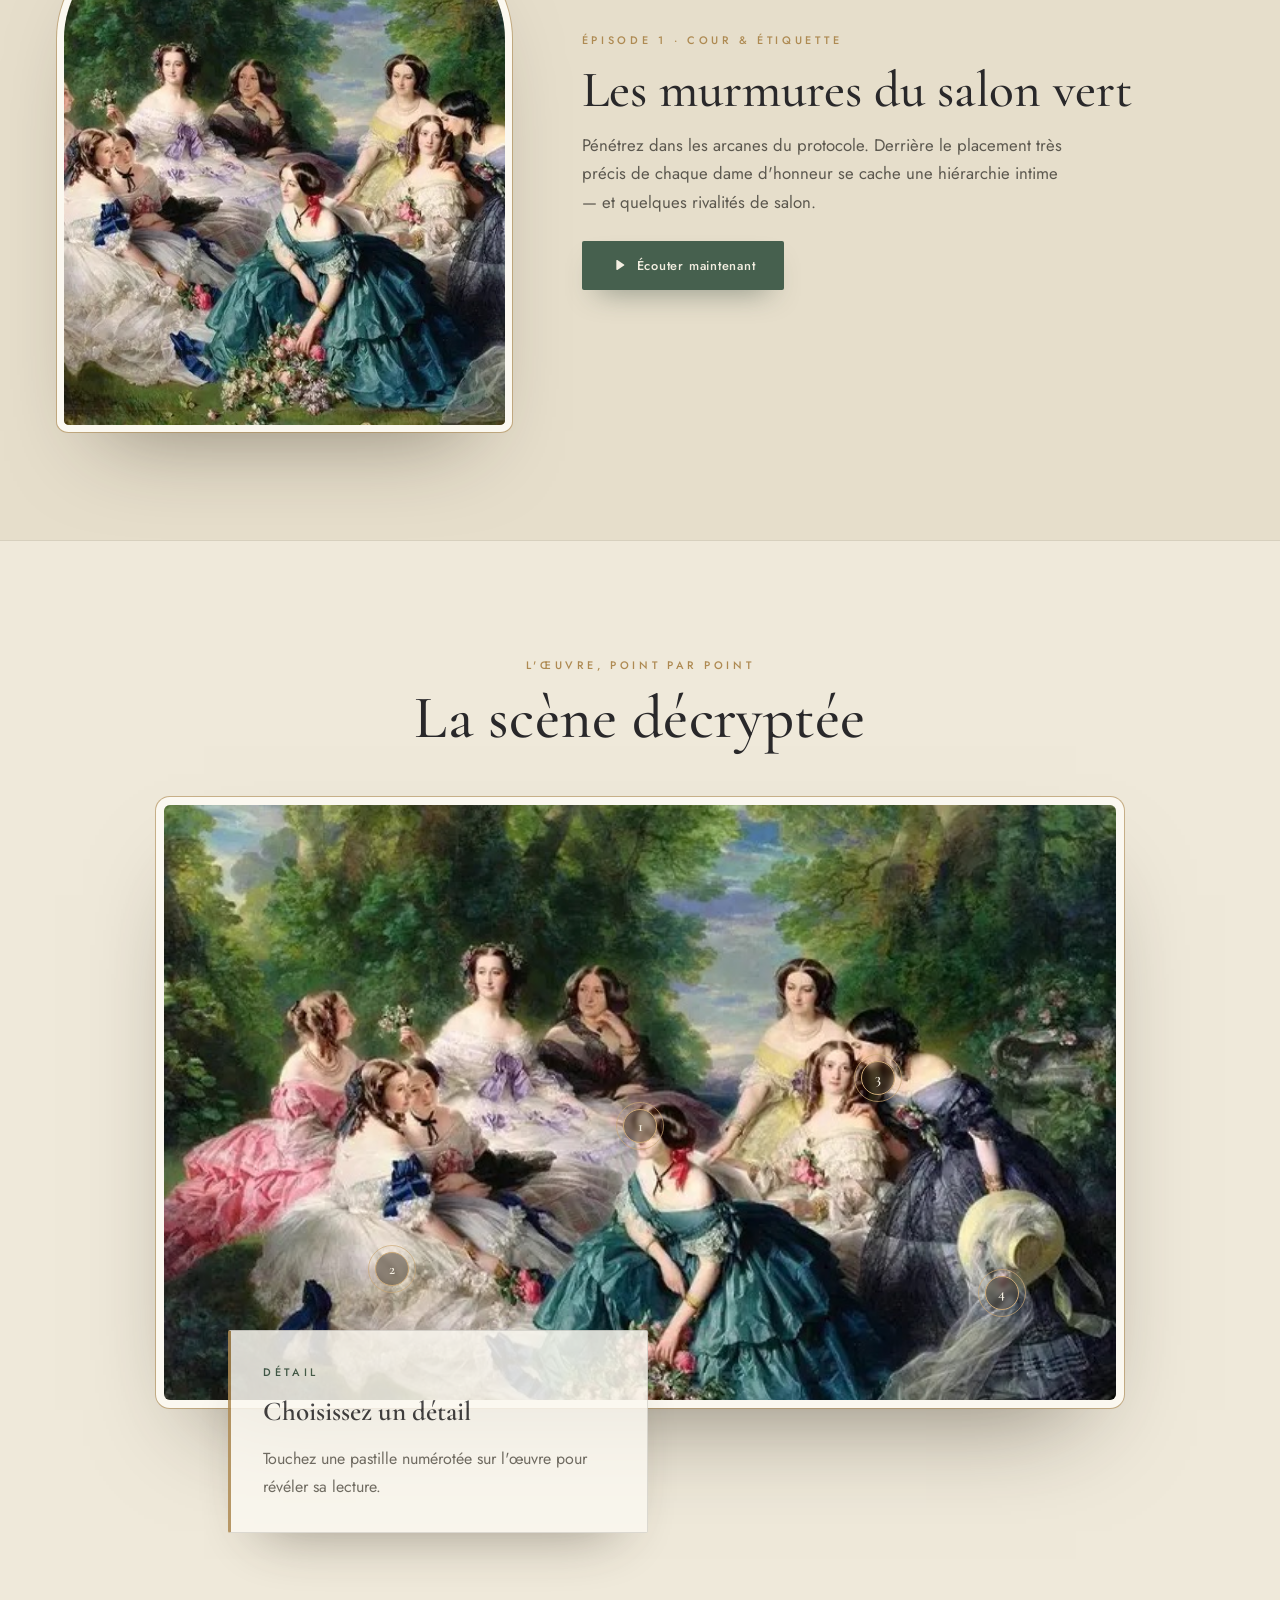
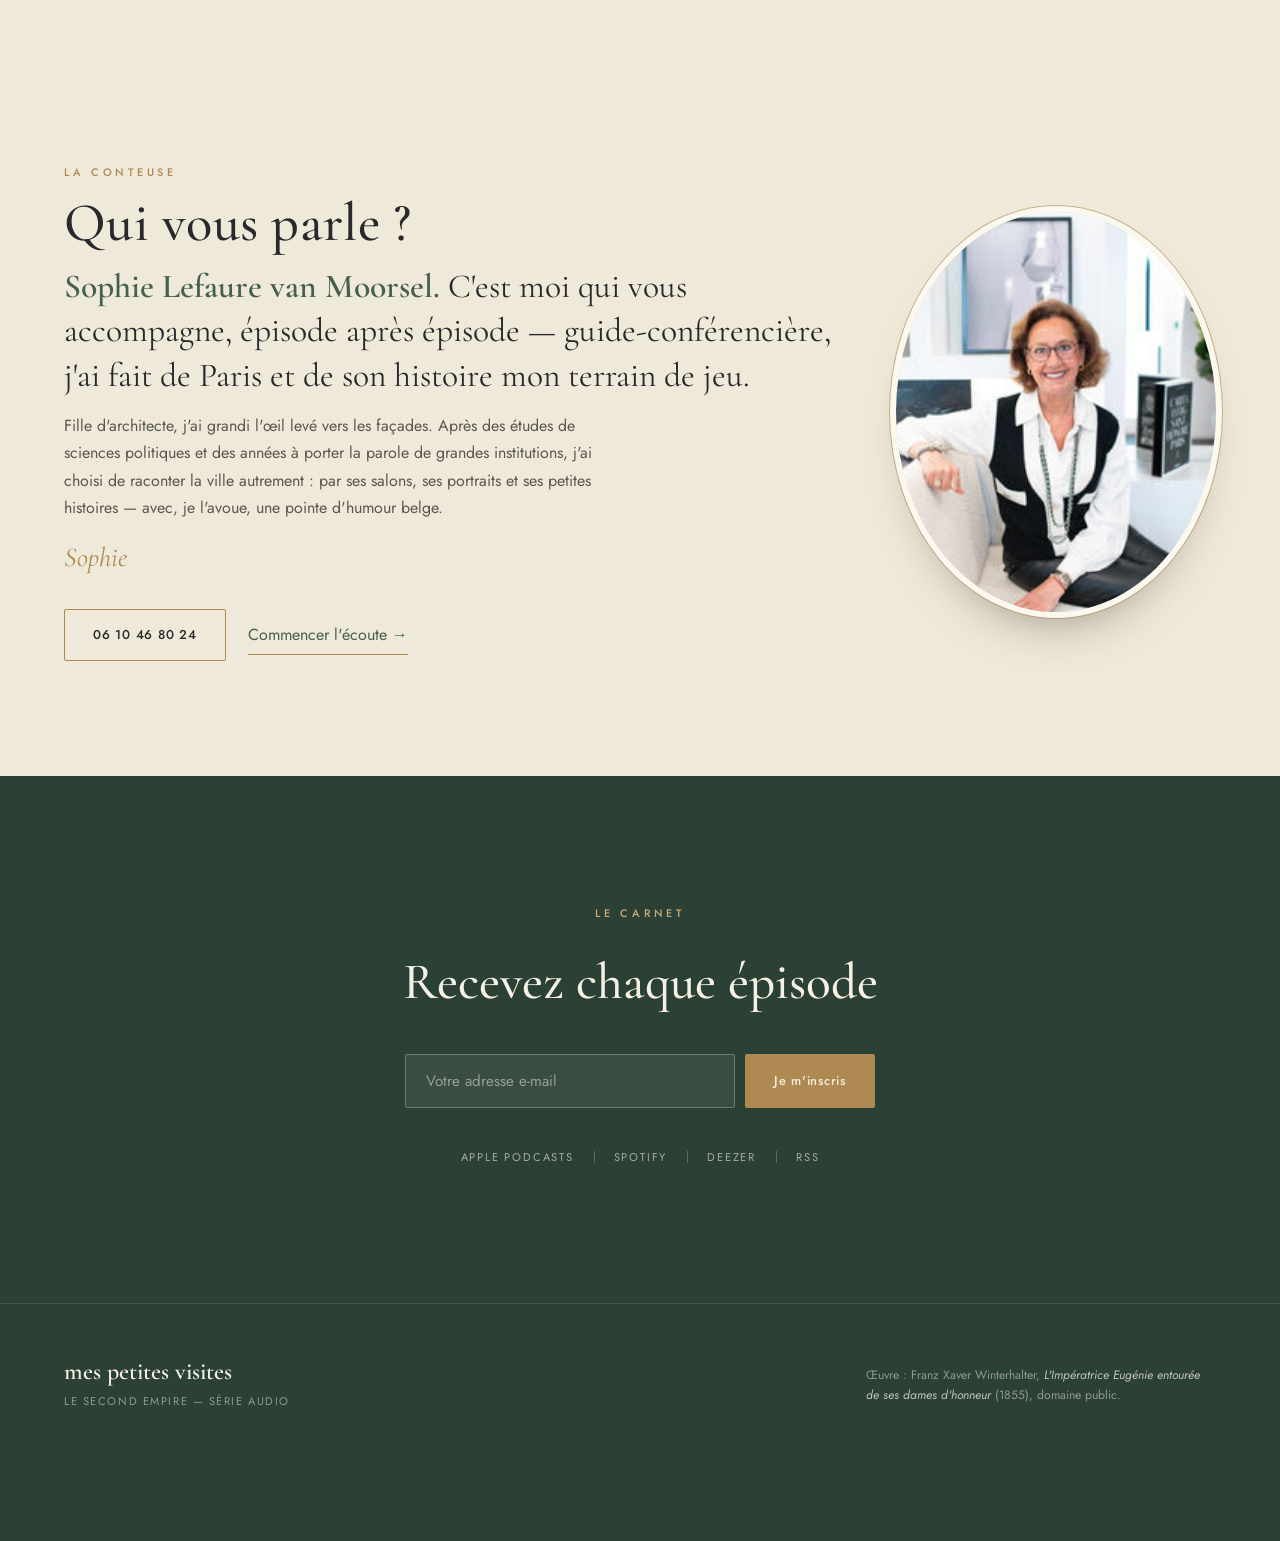
<file: salon.html>
<!DOCTYPE html>
<html lang="fr">
<head>
  <meta charset="UTF-8" />
  <meta name="viewport" content="width=device-width, initial-scale=1.0" />
  <title>Le Parcours — un podcast mes petites visites</title>
  <meta name="description" content="Entrer dans le tableau de Winterhalter : un parcours sonore dans l'intimité de la cour du Second Empire. Un podcast mes petites visites." />
  <link rel="preconnect" href="https://fonts.googleapis.com" />
  <link rel="preconnect" href="https://fonts.gstatic.com" crossorigin />
  <link href="https://fonts.googleapis.com/css2?family=Cormorant+Garamond:ital,wght@0,400;0,500;0,600;1,400;1,500;1,600&family=Jost:wght@400;500;600&display=swap" rel="stylesheet" />
  <link rel="stylesheet" href="assets/css/salon.css" />
</head>
<body>

  <!-- icônes -->
  <svg width="0" height="0" style="position:absolute" aria-hidden="true">
    <symbol id="i-play" viewBox="0 0 24 24"><path d="M8 5.5v13a1 1 0 0 0 1.54.84l10-6.5a1 1 0 0 0 0-1.68l-10-6.5A1 1 0 0 0 8 5.5Z"/></symbol>
    <symbol id="i-pause" viewBox="0 0 24 24"><path d="M7 5h3.5v14H7zM13.5 5H17v14h-3.5z"/></symbol>
    <symbol id="i-close" viewBox="0 0 24 24"><path d="M6 6l12 12M18 6L6 18" stroke="currentColor" stroke-width="2" fill="none" stroke-linecap="round"/></symbol>
    <symbol id="i-back" viewBox="0 0 24 24"><path d="M12 5V2L7 6l5 4V7a5 5 0 1 1-5 5H5a7 7 0 1 0 7-7Z"/></symbol>
    <symbol id="i-fwd" viewBox="0 0 24 24"><path d="M12 5V2l5 4-5 4V7a5 5 0 1 0 5 5h2a7 7 0 1 1-7-7Z"/></symbol>
    <symbol id="i-chev" viewBox="0 0 24 24"><path d="M9 6l6 6-6 6" stroke="currentColor" stroke-width="2" fill="none" stroke-linecap="round" stroke-linejoin="round"/></symbol>
  </svg>

  <!-- ============ LOADER (ouverture cinématographique) ============ -->
  <div class="sloader" id="sloader" aria-hidden="true">
    <img class="sloader__art" data-painting src="assets/img/eugenie.jpg" alt="" onerror="this.style.display='none'" />
    <div class="sloader__veil"></div>
    <div class="sloader__brand">
      <p class="sloader__pre">mes petites visites présente</p>
      <h1 class="sloader__title">Le Second Empire</h1>
      <div class="sloader__rule"></div>
      <p class="sloader__sub">Parcours · entrez dans le tableau</p>
    </div>
  </div>
  <script>
    (function () {
      var el = document.getElementById("sloader"); if (!el) return;
      var reduce = matchMedia("(prefers-reduced-motion: reduce)").matches;
      var done = false;
      function finish() {
        if (done) return; done = true;
        el.classList.add("is-open");
        setTimeout(function () { el.parentNode && el.parentNode.removeChild(el); }, reduce ? 260 : 1250);
      }
      el.addEventListener("click", finish);
      var minT = reduce ? 300 : 2300, start = Date.now();
      function go() { setTimeout(finish, Math.max(0, minT - (Date.now() - start))); }
      if (document.readyState === "complete") go(); else window.addEventListener("load", go);
    })();
  </script>

  <!-- ============ TOGGLE DE VERSION ============ -->
  <div class="vswitch" role="group" aria-label="Choisir la version">
    <a class="vswitch__opt" href="index.html">Édition</a>
    <a class="vswitch__opt is-active" href="salon.html" aria-current="true">Parcours</a>
    <a class="vswitch__opt" href="studio.html">Studio</a>
    <a class="vswitch__opt" href="immersif.html">Immersif</a>
    <a class="vswitch__opt" href="epure.html">Épure</a>
    <a class="vswitch__opt" href="carte.html">Carte</a>
    <a class="vswitch__opt" href="ecrin.html">Écrin</a>
    <a class="vswitch__opt" href="expo.html">Expo</a>
  </div>

  <!-- ============ NAVBAR ============ -->
  <nav class="navbar" id="top">
    <a class="navbar__logo" href="#top" aria-label="mes petites visites — accueil">
      <svg viewBox="0 0 224 64" role="img" aria-label="mes petites visites">
        <rect x="1.5" y="1.5" width="221" height="61" rx="13" fill="none" stroke="currentColor" stroke-width="1.6"/>
        <g fill="currentColor"><rect x="19" y="35" width="5" height="15"/><rect x="27" y="27" width="5" height="23"/><rect x="35" y="19" width="5" height="31"/><rect x="43" y="29" width="5" height="21"/></g>
        <text x="60" y="31" font-size="18" fill="currentColor" font-family="Cormorant Garamond, serif">mes petites</text>
        <text x="60" y="49" font-size="18" fill="currentColor" font-family="Cormorant Garamond, serif" letter-spacing="0.5">visites</text>
      </svg>
    </a>
    <div class="navbar__links">
      <a href="#distribution">La distribution</a>
      <a href="#scene">La scène</a>
      <a href="#qui">La conteuse</a>
      <a class="navbar__cta" href="#abonnement">S'abonner</a>
    </div>
  </nav>

  <!-- ============ 1 · LE SEUIL ============ -->
  <header class="seuil">
    <div class="seuil__inner reveal">
      <p class="kicker seuil__kicker">mes petites visites · série audio</p>
      <h1 class="seuil__title">Le Second <em>Empire</em></h1>
      <figure class="seuil__portal">
        <div class="arch"><img class="media" data-painting src="assets/img/eugenie.jpg" alt="L'Impératrice Eugénie entourée de ses dames d'honneur, par Franz Xaver Winterhalter, 1855" style="object-position:center 24%" onerror="this.style.display='none'" /></div>
      </figure>
      <p class="seuil__sub">Poussez la porte du salon. Entrez dans le tableau de Winterhalter — et dans l'intimité de la cour de l'Impératrice Eugénie.</p>
      <button class="btn btn--solid seuil__listen" id="hero-listen" type="button"><svg class="ico"><use href="#i-play"/></svg> Écouter l'ouverture</button>
    </div>
    <span class="seuil__scroll" aria-hidden="true">Entrer<i></i></span>
  </header>

  <!-- ============ 2 · MANIFESTE ============ -->
  <section class="manifeste">
    <figure class="manifeste__cameo manifeste__cameo--l reveal"><div class="cameo"><img class="media" data-painting src="assets/img/eugenie.jpg" alt="" style="object-position:18% 40%" onerror="this.closest('.manifeste__cameo').style.display='none'" /></div></figure>
    <figure class="manifeste__cameo manifeste__cameo--r reveal"><div class="cameo"><img class="media" data-painting src="assets/img/eugenie.jpg" alt="" style="object-position:82% 38%" onerror="this.closest('.manifeste__cameo').style.display='none'" /></div></figure>
    <div class="manifeste__inner reveal">
      <div class="fleuron"><span>✦</span></div>
      <p class="manifeste__line">Chaque épisode est une <em>petite visite</em> : on suit Eugénie dans les jardins de Compiègne, on écoute le froissement des crinolines, on surprend les secrets d'un salon.</p>
    </div>
  </section>

  <!-- ============ 3 · LA DISTRIBUTION ============ -->
  <section class="distribution" id="distribution">
    <div class="section-head reveal">
      <p class="kicker">La distribution</p>
      <h2 class="display">Les figures du tableau</h2>
      <p>Chaque épisode donne la parole à une figure de la scène. Choisissez la vôtre.</p>
    </div>
    <div class="grid" id="grid" aria-live="polite"></div>
  </section>

  <!-- ============ 4 · ÉPISODE DU MOMENT ============ -->
  <section class="spotlight" id="serie">
    <div class="spotlight__inner">
      <figure class="spotlight__art reveal">
        <div class="arch"><img class="media" data-painting src="assets/img/eugenie.jpg" alt="" style="object-position:center 26%" onerror="this.style.display='none'" /></div>
      </figure>
      <div class="spotlight__body reveal">
        <p class="kicker spotlight__kicker" id="feat-cat">Épisode 1 · Cour &amp; étiquette</p>
        <h2 class="spotlight__title" id="feat-title">Les murmures du salon vert</h2>
        <p class="spotlight__desc" id="feat-desc"></p>
        <button class="btn btn--solid" id="feat-play" type="button"><svg class="ico"><use href="#i-play"/></svg> Écouter maintenant</button>
      </div>
    </div>
  </section>

  <!-- ============ 5 · LA SCÈNE ============ -->
  <section class="scene" id="scene">
    <div class="scene__head reveal">
      <p class="kicker">L'œuvre, point par point</p>
      <h2 class="display">La scène décryptée</h2>
    </div>
    <div class="scene__stage reveal">
      <div class="scene__art" aria-label="L'Impératrice Eugénie entourée de ses dames d'honneur, Winterhalter, 1855">
        <img class="media" data-painting src="assets/img/eugenie.jpg" alt="L'Impératrice Eugénie entourée de ses dames d'honneur, Winterhalter, 1855" onerror="this.style.display='none'" />
        <button class="hotspot" style="left:50%; top:54%" data-title="La robe émeraude" data-cap="Au centre, l'Impératrice : la seule en vert profond. Une couleur de souveraineté qui ancre toute la composition autour d'elle." aria-label="La robe émeraude">1</button>
        <button class="hotspot" style="left:24%; top:78%" data-title="Les fleurs du premier plan" data-cap="Chèvrefeuille, lilas et violettes ne sont pas décoratifs : ce sont des allégories de fidélité et de mémoire, signées par le peintre." aria-label="Les fleurs">2</button>
        <button class="hotspot" style="left:75%; top:46%" data-title="Le ruban bleu" data-cap="Le bleu des rubans répond au ciel : Winterhalter orchestre une harmonie de cour, chaque dame placée selon un protocole strict." aria-label="Le ruban bleu">3</button>
        <button class="hotspot" style="left:88%; top:82%" data-title="La signature" data-cap="Discrètement, l'artiste signe la scène d'apparat la plus célèbre du règne — une commande qui fixera l'image de la cour." aria-label="La signature">4</button>
      </div>
      <div class="scene__cartel" id="tableau-cap">
        <p class="kicker">Détail</p>
        <h3 id="cap-title">Choisissez un détail</h3>
        <p id="cap-text">Touchez une pastille numérotée sur l'œuvre pour révéler sa lecture.</p>
      </div>
    </div>
  </section>

  <!-- ============ 6 · LA CONTEUSE ============ -->
  <section class="conteuse" id="qui">
    <div class="conteuse__inner reveal">
      <div class="conteuse__body">
        <p class="kicker">La conteuse</p>
        <h2 class="display" style="font-size:clamp(2.1rem,4.4vw,3.4rem)">Qui vous parle ?</h2>
        <p class="conteuse__lead"><b>Sophie Lefaure van Moorsel.</b> C'est moi qui vous accompagne, épisode après épisode — guide-conférencière, j'ai fait de Paris et de son histoire mon terrain de jeu.</p>
        <p class="conteuse__text">Fille d'architecte, j'ai grandi l'œil levé vers les façades. Après des études de sciences politiques et des années à porter la parole de grandes institutions, j'ai choisi de raconter la ville autrement : par ses salons, ses portraits et ses petites histoires — avec, je l'avoue, une pointe d'humour belge.</p>
        <p class="conteuse__sign">Sophie</p>
        <div class="conteuse__meta">
          <a class="btn btn--ghost" href="tel:+33610468024">06 10 46 80 24</a>
          <a class="btn--text" href="#distribution">Commencer l'écoute →</a>
        </div>
      </div>
      <figure class="conteuse__portrait">
        <div class="cameo">
          <img src="assets/img/sophie.jpg" alt="Sophie Lefaure van Moorsel, guide-conférencière et voix de la série" onerror="(function(im){var ex=['assets/img/sophie.jpeg','assets/img/sophie.png','assets/img/sophie.webp'];var n=+(im.dataset.i||0);if(n&lt;ex.length){im.dataset.i=n+1;im.src=ex[n];}else{var f=im.closest('.conteuse__portrait');if(f)f.classList.add('is-fallback');im.remove();}})(this)" />
          <span class="conteuse__mono" aria-hidden="true">SL</span>
        </div>
      </figure>
    </div>
  </section>

  <!-- ============ 7 · LE CARNET ============ -->
  <section class="carnet" id="abonnement">
    <div class="carnet__inner reveal">
      <p class="kicker">Le carnet</p>
      <h2 class="carnet__title">Recevez chaque épisode</h2>
      <form class="carnet__form" onsubmit="return false;">
        <input type="email" placeholder="Votre adresse e-mail" aria-label="Votre adresse e-mail" />
        <button class="btn btn--solid" type="submit">Je m'inscris</button>
      </form>
      <nav class="platforms" aria-label="Plateformes d'écoute">
        <a href="#">Apple Podcasts</a><a href="#">Spotify</a><a href="#">Deezer</a><a href="#">RSS</a>
      </nav>
    </div>
  </section>

  <!-- ============ FOOTER ============ -->
  <footer class="footer">
    <div class="footer__inner">
      <div>
        <p class="footer__brand">mes petites visites</p>
        <p class="footer__tag">Le Second Empire — série audio</p>
      </div>
      <p class="footer__note">Œuvre : Franz Xaver Winterhalter, <em>L'Impératrice Eugénie entourée de ses dames d'honneur</em> (1855), domaine public.</p>
    </div>
  </footer>

  <!-- ============ POP-UP ============ -->
  <div class="modal" id="modal" hidden>
    <div class="modal__scrim" data-close></div>
    <div class="modal__dialog" role="dialog" aria-modal="true" aria-labelledby="m-title">
      <button class="modal__close" id="m-close" data-close aria-label="Fermer"><svg class="ico"><use href="#i-close"/></svg></button>
      <div class="modal__art"><canvas id="modal-canvas" width="900" height="600" aria-hidden="true"></canvas></div>
      <div class="modal__panel">
        <p class="modal__cat" id="m-cat">Épisode 1 · Cour &amp; étiquette</p>
        <h2 class="modal__title" id="m-title">Les murmures du salon vert</h2>
        <p class="modal__desc" id="m-desc"></p>
        <div class="modal__track" id="m-track"><div class="modal__fill" id="m-fill"></div></div>
        <div class="modal__time"><span id="m-cur">00:00</span><span id="m-tot">00:00</span></div>
        <div class="modal__controls">
          <button class="ctrl" id="m-back" aria-label="Reculer de 15 secondes"><svg class="ico"><use href="#i-back"/></svg><i>15</i></button>
          <button class="ctrl ctrl--main" id="m-toggle" aria-label="Lecture / pause"><svg class="ico"><use href="#i-play"/></svg></button>
          <button class="ctrl" id="m-fwd" aria-label="Avancer de 15 secondes"><svg class="ico"><use href="#i-fwd"/></svg><i>15</i></button>
        </div>
      </div>
    </div>
  </div>

  <!-- ============ BARRE DE LECTURE RÉDUITE ============ -->
  <aside class="bar" id="bar">
    <div class="bar__fill" id="bar-fill"></div>
    <button class="bar__open" id="bar-open" aria-label="Ouvrir le lecteur">
      <span class="bar__thumb"><img data-painting src="assets/img/eugenie.jpg" alt="" onerror="this.style.display='none'" /></span>
      <span class="bar__info"><span class="bar__title" id="bar-title">—</span><span class="bar__cat" id="bar-cat">—</span></span>
      <svg class="ico bar__chev"><use href="#i-chev"/></svg>
    </button>
    <button class="bar__toggle" id="bar-toggle" aria-label="Lecture / pause"><svg class="ico"><use href="#i-play"/></svg></button>
    <button class="bar__close" id="bar-close" aria-label="Arrêter"><svg class="ico"><use href="#i-close"/></svg></button>
    <audio id="audio" preload="none"></audio>
  </aside>

  <script src="assets/js/episodes.js"></script>
  <script src="assets/js/visualizer.js"></script>
  <script src="assets/js/app.js"></script>
</body>
</html>
</file>
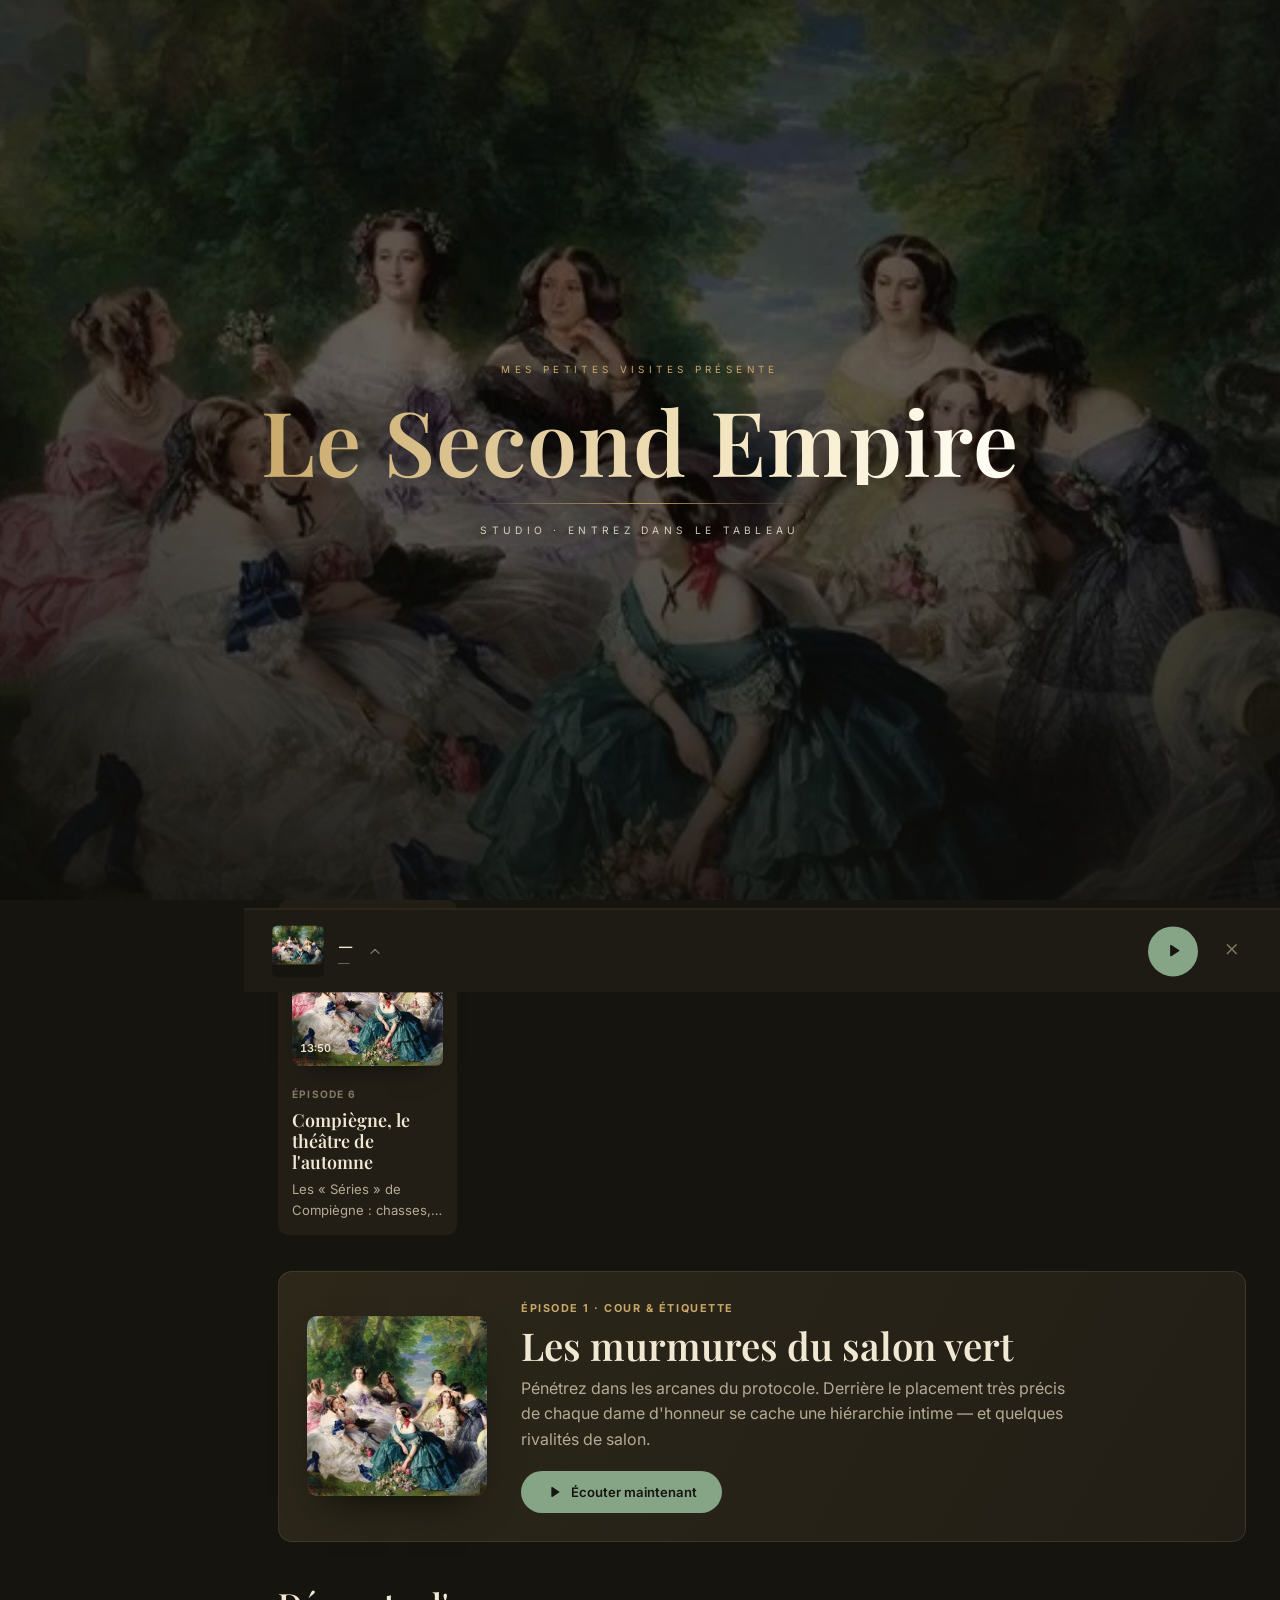
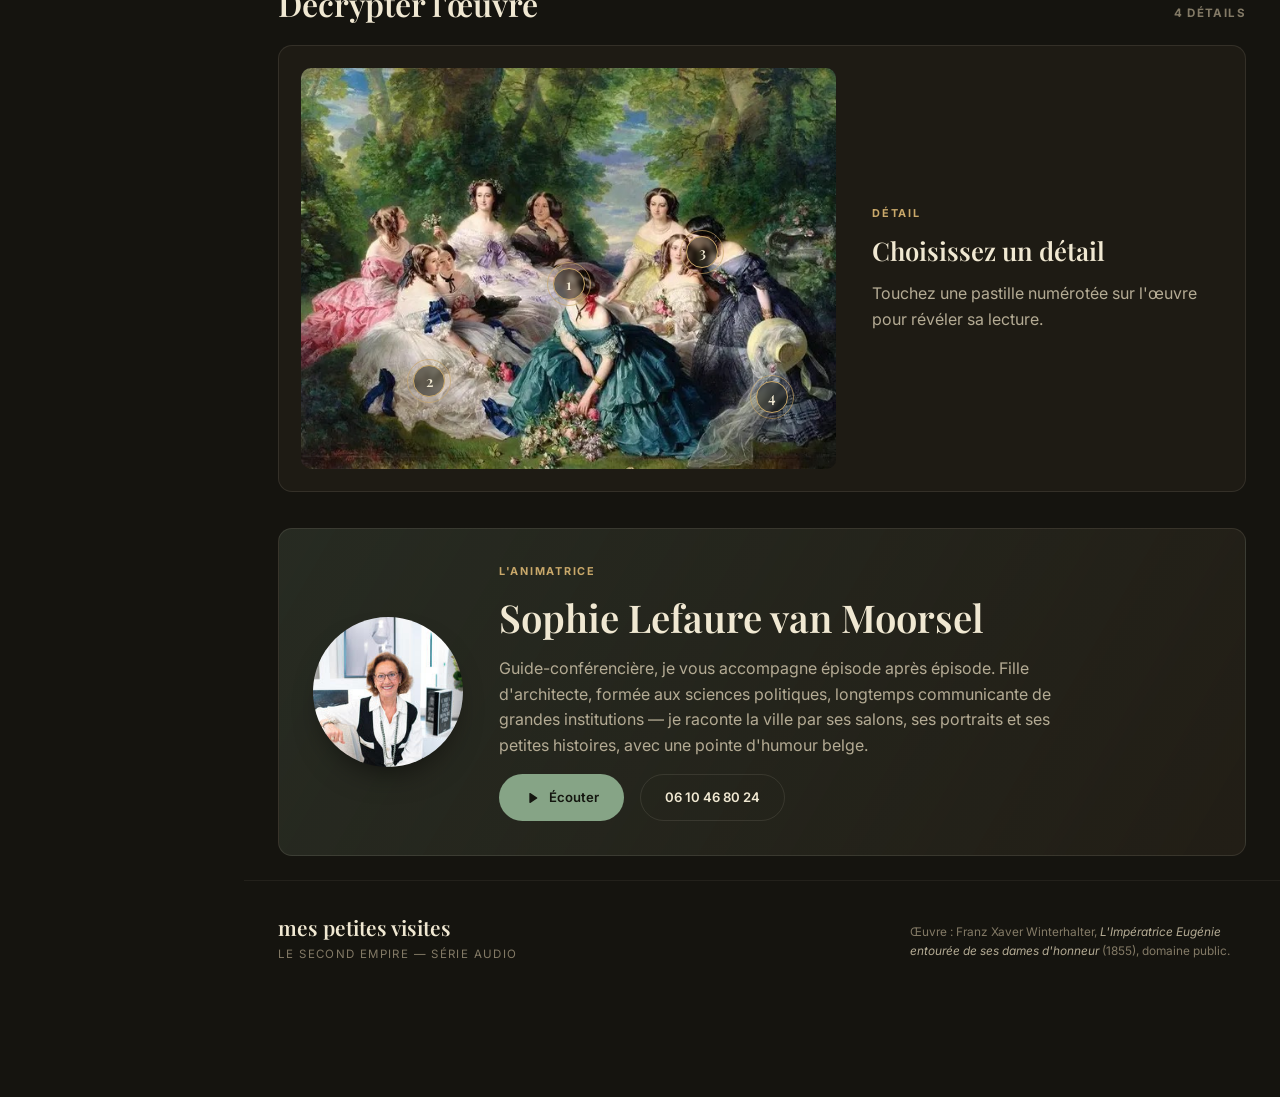
<file: studio.html>
<!DOCTYPE html>
<html lang="fr">
<head>
  <meta charset="UTF-8" />
  <meta name="viewport" content="width=device-width, initial-scale=1.0" />
  <title>Le Studio — un podcast mes petites visites</title>
  <meta name="description" content="L'écoute du Second Empire en mode studio : étagères d'épisodes, lecteur, et le tableau de Winterhalter en pochette. Un podcast mes petites visites." />
  <link rel="preconnect" href="https://fonts.googleapis.com" />
  <link rel="preconnect" href="https://fonts.gstatic.com" crossorigin />
  <link href="https://fonts.googleapis.com/css2?family=Playfair+Display:wght@500;600;700&family=Inter:wght@400;500;600;700&display=swap" rel="stylesheet" />
  <link rel="stylesheet" href="assets/css/studio.css" />
</head>
<body>

  <!-- icônes -->
  <svg width="0" height="0" style="position:absolute" aria-hidden="true">
    <symbol id="i-play" viewBox="0 0 24 24"><path d="M8 5.5v13a1 1 0 0 0 1.54.84l10-6.5a1 1 0 0 0 0-1.68l-10-6.5A1 1 0 0 0 8 5.5Z"/></symbol>
    <symbol id="i-pause" viewBox="0 0 24 24"><path d="M7 5h3.5v14H7zM13.5 5H17v14h-3.5z"/></symbol>
    <symbol id="i-close" viewBox="0 0 24 24"><path d="M6 6l12 12M18 6L6 18" stroke="currentColor" stroke-width="2" fill="none" stroke-linecap="round"/></symbol>
    <symbol id="i-back" viewBox="0 0 24 24"><path d="M12 5V2L7 6l5 4V7a5 5 0 1 1-5 5H5a7 7 0 1 0 7-7Z"/></symbol>
    <symbol id="i-fwd" viewBox="0 0 24 24"><path d="M12 5V2l5 4-5 4V7a5 5 0 1 0 5 5h2a7 7 0 1 1-7-7Z"/></symbol>
    <symbol id="i-chev" viewBox="0 0 24 24"><path d="M9 6l6 6-6 6" stroke="currentColor" stroke-width="2" fill="none" stroke-linecap="round" stroke-linejoin="round"/></symbol>
    <symbol id="i-search" viewBox="0 0 24 24"><circle cx="11" cy="11" r="7" fill="none" stroke="currentColor" stroke-width="2"/><path d="M21 21l-4-4" stroke="currentColor" stroke-width="2" stroke-linecap="round"/></symbol>
  </svg>

  <!-- ============ LOADER (rideau qui s'ouvre) ============ -->
  <div class="sloader" id="sloader" aria-hidden="true">
    <img class="sloader__art" data-painting src="assets/img/eugenie.jpg" alt="" onerror="this.style.display='none'" />
    <div class="sloader__veil"></div>
    <div class="sloader__brand">
      <p class="sloader__pre">mes petites visites présente</p>
      <h1 class="sloader__title">Le Second Empire</h1>
      <div class="sloader__rule"></div>
      <p class="sloader__sub">Studio · entrez dans le tableau</p>
    </div>
  </div>
  <script>
    (function () {
      var el = document.getElementById("sloader"); if (!el) return;
      var reduce = matchMedia("(prefers-reduced-motion: reduce)").matches;
      // NB : pour la revue, le loader se rejoue à chaque chargement.
      // (Repasser en « une fois par session » une fois validé — voir bloc plus bas.)
      var done = false;
      function finish() {
        if (done) return; done = true;
        el.classList.add("is-open");
        setTimeout(function () { el.parentNode && el.parentNode.removeChild(el); }, reduce ? 260 : 1250);
      }
      el.addEventListener("click", finish);
      var minT = reduce ? 300 : 2300, start = Date.now();
      function go() { setTimeout(finish, Math.max(0, minT - (Date.now() - start))); }
      if (document.readyState === "complete") go(); else window.addEventListener("load", go);
    })();
  </script>

  <!-- ============ TOGGLE DE VERSION ============ -->
  <div class="vswitch" role="group" aria-label="Choisir la version">
    <a class="vswitch__opt" href="index.html">Édition</a>
    <a class="vswitch__opt" href="salon.html">Parcours</a>
    <a class="vswitch__opt is-active" href="studio.html" aria-current="true">Studio</a>
    <a class="vswitch__opt" href="immersif.html">Immersif</a>
    <a class="vswitch__opt" href="epure.html">Épure</a>
    <a class="vswitch__opt" href="carte.html">Carte</a>
    <a class="vswitch__opt" href="ecrin.html">Écrin</a>
    <a class="vswitch__opt" href="expo.html">Expo</a>
  </div>

  <div class="app">
    <!-- ============ COLONNE LATÉRALE ============ -->
    <aside class="side">
      <a class="side__logo" href="#top" aria-label="mes petites visites — accueil">
        <svg viewBox="0 0 224 64" role="img" aria-label="mes petites visites">
          <rect x="1.5" y="1.5" width="221" height="61" rx="13" fill="none" stroke="currentColor" stroke-width="1.6"/>
          <g fill="currentColor"><rect x="19" y="35" width="5" height="15"/><rect x="27" y="27" width="5" height="23"/><rect x="35" y="19" width="5" height="31"/><rect x="43" y="29" width="5" height="21"/></g>
          <text x="60" y="31" font-size="18" fill="currentColor" font-family="Playfair Display, serif">mes petites</text>
          <text x="60" y="49" font-size="18" fill="currentColor" font-family="Playfair Display, serif" letter-spacing="0.5">visites</text>
        </svg>
      </a>
      <nav class="side__nav">
        <a href="#top" class="is-active"><span class="dot"></span> Accueil</a>
        <a href="#episodes"><span class="dot"></span> Épisodes</a>
        <a href="#scene"><span class="dot"></span> Le tableau</a>
        <a href="#host"><span class="dot"></span> L'animatrice</a>
      </nav>
      <div class="side__lib">
        <p class="side__libhead">Votre bibliothèque</p>
        <div class="side__pl"><span>SE</span><b>Le Second Empire<small>Série · mes petites visites</small></b></div>
        <a class="side__pl" href="#scene"><span>T</span><b>Le tableau décrypté<small>4 détails</small></b></a>
        <div class="side__pl"><span>EU</span><b>Cour des Tuileries<small>Sélection</small></b></div>
      </div>
      <p class="side__foot">© mes petites visites — série audio. Œuvre : Winterhalter, 1855, domaine public.</p>
    </aside>

    <!-- ============ COLONNE PRINCIPALE ============ -->
    <div class="shell">
      <!-- barre du haut -->
      <header class="navbar" id="top">
        <div class="navbar__search">
          <svg class="ico"><use href="#i-search"/></svg>
          <input type="search" placeholder="Rechercher un épisode, un détail…" aria-label="Rechercher" />
        </div>
        <span class="navbar__spacer"></span>
        <a class="navbar__cta" href="#host">S'abonner</a>
        <span class="navbar__me" aria-hidden="true">S</span>
      </header>

      <!-- bandeau de série -->
      <section class="banner">
        <div class="banner__cover"><img data-painting src="assets/img/eugenie.jpg" alt="Le Second Empire — pochette de la série" onerror="this.style.display='none'" /></div>
        <div class="banner__info">
          <p class="banner__kind">Série · Podcast</p>
          <h1 class="banner__title">Le Second Empire</h1>
          <p class="banner__meta"><b>mes petites visites</b> · une plongée dans l'intimité de la cour de l'Impératrice Eugénie, à travers le chef-d'œuvre de Winterhalter.</p>
          <div class="banner__actions">
            <button class="banner__play" id="hero-listen" type="button" aria-label="Lire la série"><svg class="ico"><use href="#i-play"/></svg></button>
            <a class="btn btn--ghost" href="#episodes">Voir les épisodes</a>
          </div>
        </div>
      </section>

      <!-- filtres -->
      <div class="genres" id="genres" role="group" aria-label="Filtrer par catégorie"></div>

      <!-- étagère : tous les épisodes -->
      <section class="shelf" id="episodes">
        <div class="shelf__head">
          <h2>Tous les épisodes</h2>
          <a href="#episodes">Tout voir</a>
        </div>
        <div class="grid" id="grid" aria-live="polite"></div>
      </section>

      <!-- épisode en vedette -->
      <section class="spotlight" id="serie">
        <div class="spotlight__cover"><img data-painting src="assets/img/eugenie.jpg" alt="" onerror="this.style.display='none'" /></div>
        <div class="spotlight__body">
          <p class="spotlight__kind" id="feat-cat">Épisode 1 · Cour &amp; étiquette</p>
          <h2 class="spotlight__title" id="feat-title">Les murmures du salon vert</h2>
          <p class="spotlight__desc" id="feat-desc"></p>
          <button class="btn btn--solid" id="feat-play" type="button"><svg class="ico"><use href="#i-play"/></svg> Écouter maintenant</button>
        </div>
      </section>

      <!-- décrypter l'œuvre -->
      <section class="decode" id="scene">
        <div class="shelf__head"><h2>Décrypter l'œuvre</h2><a href="#scene">4 détails</a></div>
        <div class="decode__stage">
          <div class="decode__art" aria-label="L'Impératrice Eugénie entourée de ses dames d'honneur, Winterhalter, 1855">
            <img class="card__img" data-painting src="assets/img/eugenie.jpg" alt="L'Impératrice Eugénie entourée de ses dames d'honneur, Winterhalter, 1855" onerror="this.style.display='none'" />
            <button class="hotspot" style="left:50%; top:54%" data-title="La robe émeraude" data-cap="Au centre, l'Impératrice : la seule en vert profond. Une couleur de souveraineté qui ancre toute la composition autour d'elle." aria-label="La robe émeraude">1</button>
            <button class="hotspot" style="left:24%; top:78%" data-title="Les fleurs du premier plan" data-cap="Chèvrefeuille, lilas et violettes ne sont pas décoratifs : ce sont des allégories de fidélité et de mémoire, signées par le peintre." aria-label="Les fleurs">2</button>
            <button class="hotspot" style="left:75%; top:46%" data-title="Le ruban bleu" data-cap="Le bleu des rubans répond au ciel : Winterhalter orchestre une harmonie de cour, chaque dame placée selon un protocole strict." aria-label="Le ruban bleu">3</button>
            <button class="hotspot" style="left:88%; top:82%" data-title="La signature" data-cap="Discrètement, l'artiste signe la scène d'apparat la plus célèbre du règne — une commande qui fixera l'image de la cour." aria-label="La signature">4</button>
          </div>
          <div class="decode__cap" id="tableau-cap">
            <p class="kicker">Détail</p>
            <h3 id="cap-title">Choisissez un détail</h3>
            <p id="cap-text">Touchez une pastille numérotée sur l'œuvre pour révéler sa lecture.</p>
          </div>
        </div>
      </section>

      <!-- l'animatrice -->
      <section class="host" id="host">
        <figure class="host__avatar">
          <img src="assets/img/sophie.jpg" alt="Sophie Lefaure van Moorsel" onerror="(function(im){var ex=['assets/img/sophie.jpeg','assets/img/sophie.png','assets/img/sophie.webp'];var n=+(im.dataset.i||0);if(n&lt;ex.length){im.dataset.i=n+1;im.src=ex[n];}else{var f=im.closest('.host__avatar');if(f)f.classList.add('is-fallback');im.remove();}})(this)" />
          <span class="host__mono" aria-hidden="true">SL</span>
        </figure>
        <div class="host__body">
          <p class="host__kind">L'animatrice</p>
          <h2 class="host__name">Sophie Lefaure van Moorsel</h2>
          <p class="host__text">Guide-conférencière, je vous accompagne épisode après épisode. Fille d'architecte, formée aux sciences politiques, longtemps communicante de grandes institutions — je raconte la ville par ses salons, ses portraits et ses petites histoires, avec une pointe d'humour belge.</p>
          <div class="host__meta">
            <a class="btn btn--solid" href="#episodes"><svg class="ico"><use href="#i-play"/></svg> Écouter</a>
            <a class="btn btn--ghost" href="tel:+33610468024">06 10 46 80 24</a>
          </div>
        </div>
      </section>

      <footer class="footer">
        <div>
          <p class="footer__brand">mes petites visites</p>
          <p class="footer__tag">Le Second Empire — série audio</p>
        </div>
        <p class="footer__note">Œuvre : Franz Xaver Winterhalter, <em>L'Impératrice Eugénie entourée de ses dames d'honneur</em> (1855), domaine public.</p>
      </footer>
    </div>
  </div>

  <!-- ============ POP-UP ============ -->
  <div class="modal" id="modal" hidden>
    <div class="modal__scrim" data-close></div>
    <div class="modal__dialog" role="dialog" aria-modal="true" aria-labelledby="m-title">
      <button class="modal__close" id="m-close" data-close aria-label="Fermer"><svg class="ico"><use href="#i-close"/></svg></button>
      <div class="modal__art"><canvas id="modal-canvas" data-rw="dark" width="900" height="600" aria-hidden="true"></canvas></div>
      <div class="modal__panel">
        <p class="modal__cat" id="m-cat">Épisode 1 · Cour &amp; étiquette</p>
        <h2 class="modal__title" id="m-title">Les murmures du salon vert</h2>
        <p class="modal__desc" id="m-desc"></p>
        <div class="modal__track" id="m-track"><div class="modal__fill" id="m-fill"></div></div>
        <div class="modal__time"><span id="m-cur">00:00</span><span id="m-tot">00:00</span></div>
        <div class="modal__controls">
          <button class="ctrl" id="m-back" aria-label="Reculer de 15 secondes"><svg class="ico"><use href="#i-back"/></svg><i>15</i></button>
          <button class="ctrl ctrl--main" id="m-toggle" aria-label="Lecture / pause"><svg class="ico"><use href="#i-play"/></svg></button>
          <button class="ctrl" id="m-fwd" aria-label="Avancer de 15 secondes"><svg class="ico"><use href="#i-fwd"/></svg><i>15</i></button>
        </div>
      </div>
    </div>
  </div>

  <!-- ============ LECTEUR FIXE ============ -->
  <aside class="bar" id="bar">
    <div class="bar__fill" id="bar-fill"></div>
    <button class="bar__open" id="bar-open" aria-label="Ouvrir le lecteur">
      <span class="bar__thumb"><img data-painting src="assets/img/eugenie.jpg" alt="" onerror="this.style.display='none'" /></span>
      <span class="bar__info"><span class="bar__title" id="bar-title">—</span><span class="bar__cat" id="bar-cat">—</span></span>
      <svg class="ico bar__chev"><use href="#i-chev"/></svg>
    </button>
    <button class="bar__toggle" id="bar-toggle" aria-label="Lecture / pause"><svg class="ico"><use href="#i-play"/></svg></button>
    <button class="bar__close" id="bar-close" aria-label="Arrêter"><svg class="ico"><use href="#i-close"/></svg></button>
    <audio id="audio" preload="none"></audio>
  </aside>

  <script src="assets/js/episodes.js"></script>
  <script src="assets/js/visualizer.js"></script>
  <script src="assets/js/app.js"></script>
  <script>
    /* filtres de catégorie (chips façon streaming) */
    (function () {
      var box = document.getElementById("genres");
      var cards = Array.prototype.slice.call(document.querySelectorAll("#grid .card"));
      if (!box || !cards.length) return;
      var cats = [];
      cards.forEach(function (c) { var n = c.querySelector(".card__cat"); var t = n && n.textContent.trim(); if (t && cats.indexOf(t) < 0) cats.push(t); });
      function chip(label, val, active) { var b = document.createElement("button"); b.className = "chip" + (active ? " is-active" : ""); b.type = "button"; b.textContent = label; b.dataset.cat = val; return b; }
      box.appendChild(chip("Tous", "", true));
      cats.forEach(function (c) { box.appendChild(chip(c, c, false)); });
      box.addEventListener("click", function (e) {
        var b = e.target.closest(".chip"); if (!b) return;
        box.querySelectorAll(".chip").forEach(function (x) { x.classList.remove("is-active"); });
        b.classList.add("is-active");
        var v = b.dataset.cat;
        cards.forEach(function (c) { var n = c.querySelector(".card__cat"); var t = (n && n.textContent.trim()) || ""; c.classList.toggle("is-hidden", !!v && t !== v); });
      });
    })();
  </script>
</body>
</html>
</file>
<file: assets/css/styles.css>
/* =================================================================
   Le Second Empire — plateforme d'écoute · mes petites visites
   Univers : ÉDITION CLAIRE, fidèle à la CHARTE AUTHENTIQUE de
   mes-petites-visites.fr — fond crème/beige, texte bleu nuit,
   terracotta en accent, sauge/olive en touches.
     crème #FAF3DD · bleu nuit #1A203C · terracotta #B54144 ·
     sauge #8E9679 · olive #4E5340 · blanc #FFFFFF.
   Le hero reste une couverture sombre (le tableau en vedette) ;
   tout le reste du site est clair.
   IMPORTANT : les images sont des <img> réels (pas de url() dans une
   variable CSS — bug WebKit/Safari).
   ================================================================= */

:root {
  /* fonds — crème/beige de la marque (#FAF3DD) en édition claire */
  --bg:        #F4E9CE;   /* beige de page (chaud) */
  --bg-2:      #EADEBC;   /* sable plus profond — sections alternées */
  --ink:       #14193A;   /* bleu nuit profond — blocs sombres (rythme) */
  --surface:   #FFFCF5;   /* blanc chaud — cartes, pop-up */
  --surface-2: #FBF5E6;   /* survol des cartes */
  --line:      rgba(26,32,60,.20);   /* bleu nuit translucide — filets marqués */
  --line-2:    rgba(26,32,60,.10);   /* filets discrets */

  /* accents de la charte (noms historiques conservés :
     --gold = terracotta de label, --emerald = sauge) */
  --navy:      #1A203C;   /* primaire — texte, boutons */
  --terracotta:#B54144;   /* secondaire — « en lecture », CTA */
  --gold:      #A8403F;   /* terracotta profond — labels/filets lisibles sur crème */
  --gold-2:    #8F3537;   /* terracotta soutenu — emphase */
  --emerald:   #8E9679;   /* sauge — chips, accents verts */
  --emerald-d: #4E5340;   /* olive — profondeur */
  --rose:      #C98F86;
  --blue:      #6E7FA0;
  --cream:     #FAF3DD;   /* ivoire — texte sur contextes sombres, pastilles */

  --text:      #1A203C;   /* bleu nuit — texte principal */
  --text-2:    #595E70;   /* gris bleuté — texte secondaire */
  --text-3:    #8A8E9C;   /* le plus discret */

  --ui:   "Inter", "Helvetica Neue", Arial, sans-serif;
  --art:  "Playfair Display", Georgia, serif;

  --gutter: clamp(20px, 5vw, 64px);
  --maxw:   1320px;
  --ease:   cubic-bezier(.22,.61,.36,1);
}

* { margin: 0; padding: 0; box-sizing: border-box; }
html { scroll-behavior: smooth; -webkit-text-size-adjust: 100%; }
body { font-family: var(--ui); font-weight: 400; color: var(--text); background: linear-gradient(176deg, #F7F0DA 0%, #F1E6C9 55%, #EADDBC 100%); background-attachment: fixed; line-height: 1.65; -webkit-font-smoothing: antialiased; overflow-x: hidden; }
img { max-width: 100%; display: block; }
a { color: inherit; text-decoration: none; }
h1, h2, h3 { font-family: var(--art); font-weight: 600; line-height: 1.08; }
:focus-visible { outline: 2px solid var(--gold-2); outline-offset: 3px; border-radius: 3px; }
.ico { width: 1em; height: 1em; fill: currentColor; display: inline-block; vertical-align: -.1em; }

/* ===================== Toggle de version ===================== */
.vswitch { position: fixed; top: 16px; left: 50%; transform: translateX(-50%); z-index: 120; display: flex; gap: 3px; padding: 4px; border-radius: 999px; background: rgba(250,243,221,.8); border: 1px solid var(--line-2); -webkit-backdrop-filter: blur(10px); backdrop-filter: blur(10px); box-shadow: 0 10px 30px -16px rgba(26,32,60,.5); }
.vswitch__opt { font-family: var(--ui); font-weight: 600; font-size: .68rem; letter-spacing: .18em; text-transform: uppercase; color: var(--text-2); padding: 7px 16px; border-radius: 999px; transition: color .2s, background .2s; }
.vswitch__opt.is-active { background: var(--terracotta); color: var(--cream); }
.vswitch__opt:not(.is-active):hover { color: var(--navy); }
@media (max-width: 560px) { .vswitch { top: auto; bottom: calc(84px + env(safe-area-inset-bottom)); } }

/* ===================== Loader : ouverture cinématographique « dans le tableau » ===================== */
.sloader { position: fixed; inset: 0; z-index: 1000; overflow: hidden; cursor: pointer; background: #100F0B; transition: opacity .85s cubic-bezier(.22,.61,.36,1); }
.sloader.is-open { opacity: 0; }
.sloader__art { position: absolute; inset: 0; width: 100%; height: 100%; object-fit: cover; object-position: center 26%; transform: scale(1.12); filter: saturate(.92) brightness(.5); animation: sZoom 7s ease-out forwards; }
@keyframes sZoom { to { transform: scale(1.2); } }
.sloader.is-open .sloader__art { transition: transform 1.2s cubic-bezier(.22,.61,.36,1), filter 1.2s ease; transform: scale(1.42); filter: saturate(1.02) brightness(.96); }
.sloader__veil { position: absolute; inset: 0; z-index: 1; background: radial-gradient(125% 95% at 50% 36%, rgba(16,15,11,.1), rgba(16,15,11,.72) 64%, rgba(16,15,11,.97)); }
.sloader__brand { position: absolute; inset: 0; z-index: 2; display: grid; place-content: center; justify-items: center; gap: 18px; text-align: center; padding: 24px; transition: opacity .6s ease, transform 1s cubic-bezier(.22,.61,.36,1); }
.sloader.is-open .sloader__brand { opacity: 0; transform: translateY(-14px) scale(.98); }
.sloader__pre { font-family: var(--ui); text-transform: uppercase; letter-spacing: .44em; font-size: .62rem; color: #C9A86A; opacity: 0; animation: sIn .9s ease .25s forwards; }
.sloader__title { font-family: "Playfair Display", "Cormorant Garamond", Georgia, serif; font-weight: 600; font-size: clamp(2.6rem, 8.4vw, 5.6rem); line-height: 1; letter-spacing: .012em; background: linear-gradient(100deg, #C9A86A 0%, #F6E9C6 30%, #FFFDF4 44%, #E9D4A0 58%, #C9A86A 100%); background-size: 220% 100%; -webkit-background-clip: text; background-clip: text; -webkit-text-fill-color: transparent; color: transparent; opacity: 0; transform: translateY(16px); animation: sIn 1.1s ease .45s forwards, sShine 4.5s ease-in-out 1.6s infinite; filter: drop-shadow(0 4px 26px rgba(0,0,0,.45)); }
.sloader__rule { height: 1px; width: 0; background: linear-gradient(90deg, transparent, #C9A86A, transparent); animation: sRule 1s ease 1s forwards; }
.sloader__sub { font-family: var(--ui); text-transform: uppercase; letter-spacing: .42em; font-size: .64rem; color: rgba(240,232,210,.86); opacity: 0; animation: sIn .9s ease 1.15s forwards; }
@keyframes sIn { to { opacity: 1; transform: none; } }
@keyframes sRule { to { width: clamp(150px, 32vw, 320px); } }
@keyframes sShine { 0%, 100% { background-position: 130% 0; } 50% { background-position: -30% 0; } }
@media (prefers-reduced-motion: reduce) {
  .sloader, .sloader__art, .sloader__brand { transition: none; animation: none; }
  .sloader__pre, .sloader__title, .sloader__rule, .sloader__sub { animation: none; opacity: 1; transform: none; width: auto; }
}

.eyebrow { display: inline-flex; align-items: center; gap: 12px; font-family: var(--ui); font-weight: 600; text-transform: uppercase; letter-spacing: .22em; font-size: .72rem; color: var(--gold); }
.eyebrow::before { content: ""; width: 26px; height: 1px; background: currentColor; opacity: .55; }
.section-title { font-size: clamp(2.1rem, 4.4vw, 3.4rem); letter-spacing: -.012em; line-height: 1.04; color: var(--navy); }
.section-note { color: var(--text-2); font-size: .95rem; max-width: 42ch; }
.section-head { max-width: var(--maxw); margin: 0 auto; padding: 0 var(--gutter); display: flex; flex-wrap: wrap; justify-content: space-between; align-items: flex-end; gap: 20px; }

/* image plein conteneur (réutilisable) */
.media { position: absolute; inset: 0; width: 100%; height: 100%; object-fit: cover; }

/* ===================== Boutons ===================== */
.btn { font-family: var(--ui); font-weight: 600; font-size: .9rem; display: inline-flex; align-items: center; gap: 10px; padding: 14px 26px; border-radius: 999px; cursor: pointer; border: 1px solid transparent; transition: transform .2s var(--ease), background .25s var(--ease), color .25s var(--ease), border-color .25s var(--ease); }
.btn .ico { font-size: 1rem; }
.btn--solid { background: var(--terracotta); color: var(--cream); }
.btn--solid:hover { background: var(--gold-2); transform: translateY(-2px); }
.btn--ghost { background: transparent; color: var(--text); border-color: var(--line); }
.btn--ghost:hover { border-color: var(--terracotta); color: var(--terracotta); }

/* ===================== Loader ===================== */
.loader { position: fixed; inset: 0; z-index: 1000; display: grid; place-items: center; background: var(--bg); transition: opacity .8s var(--ease), transform .8s var(--ease); }
.loader.is-open { opacity: 0; transform: scale(1.06); pointer-events: none; }
.loader__brand { text-align: center; opacity: 0; transform: translateY(10px); animation: brandIn .9s var(--ease) .12s forwards; }
.loader__logo { height: clamp(48px, 8vw, 70px); color: var(--navy); }
.loader__logo .w { font-family: var(--art); fill: var(--navy); }
.loader__rule { height: 1px; width: 0; background: var(--gold); margin: 20px auto 14px; animation: ruleGrow .8s var(--ease) .5s forwards; }
.loader__sub { font-family: var(--ui); text-transform: uppercase; letter-spacing: .42em; font-size: .68rem; color: var(--gold); opacity: 0; animation: subIn .7s var(--ease) .75s forwards; }
@keyframes brandIn { to { opacity: 1; transform: none; } }
@keyframes ruleGrow { to { width: 172px; } }
@keyframes subIn { to { opacity: .9; } }

/* ===================== Navbar (transparente sur le hero, claire au défilement) ===================== */
.navbar { position: fixed; top: 0; left: 0; right: 0; z-index: 90; display: flex; align-items: center; justify-content: space-between; padding: 18px var(--gutter); transition: background .3s var(--ease), border-color .3s var(--ease), padding .3s var(--ease); border-bottom: 1px solid transparent; }
.navbar.is-scrolled { background: rgba(250,243,221,.9); -webkit-backdrop-filter: blur(12px); backdrop-filter: blur(12px); border-color: var(--line-2); padding-top: 12px; padding-bottom: 12px; }
.navbar__logo { color: var(--cream); display: block; }
.navbar__logo svg { height: 38px; width: auto; }
.navbar.is-scrolled .navbar__logo { color: var(--navy); }
.navbar__links { display: flex; align-items: center; gap: clamp(16px, 2.4vw, 32px); }
.navbar__links a { font-size: .82rem; font-weight: 500; letter-spacing: .08em; text-transform: uppercase; color: rgba(250,243,221,.8); transition: color .2s var(--ease); }
.navbar__links a:hover { color: var(--cream); }
.navbar.is-scrolled .navbar__links a { color: var(--text-2); }
.navbar.is-scrolled .navbar__links a:hover { color: var(--navy); }
.navbar__cta { border: 1px solid rgba(250,243,221,.5); color: var(--cream) !important; padding: 9px 20px; border-radius: 999px; }
.navbar__cta:hover { background: var(--cream); color: var(--navy) !important; }
.navbar.is-scrolled .navbar__cta { border-color: var(--terracotta); color: var(--terracotta) !important; }
.navbar.is-scrolled .navbar__cta:hover { background: var(--terracotta); color: var(--cream) !important; }

/* ===================== Hero (couverture sombre) ===================== */
.hero { position: relative; min-height: 100svh; display: flex; flex-direction: column; justify-content: flex-end; padding: 0 var(--gutter) clamp(56px, 9vh, 110px); overflow: hidden; background: var(--navy); }
.hero__img { position: absolute; inset: 0; width: 100%; height: 100%; object-fit: cover; object-position: center 28%; transform: scale(1.08); animation: kenburns 26s ease-in-out infinite alternate; }
@keyframes kenburns { from { transform: scale(1.06) translateY(0); } to { transform: scale(1.15) translateY(-2%); } }
.hero__veil { position: absolute; inset: 0; background: linear-gradient(90deg, rgba(17,21,42,.94) 0%, rgba(17,21,42,.72) 30%, rgba(17,21,42,.20) 66%, rgba(17,21,42,.5) 100%), linear-gradient(180deg, rgba(17,21,42,.4) 0%, transparent 30%, transparent 58%, var(--bg) 100%); }
.hero__inner { position: relative; z-index: 2; max-width: 760px; }
.hero__eyebrow { font-family: var(--ui); font-weight: 600; text-transform: uppercase; letter-spacing: .26em; font-size: .8rem; color: #E9C2AE; }
.hero__title { font-size: clamp(3rem, 9vw, 6.6rem); margin: 16px 0 0; letter-spacing: -.01em; color: var(--cream); text-shadow: 0 6px 44px rgba(0,0,0,.7); }
.hero__lead { font-size: clamp(1.05rem, 1.6vw, 1.25rem); color: #ECE6D2; max-width: 54ch; margin: 22px 0 0; text-shadow: 0 2px 16px rgba(0,0,0,.5); }
.hero__actions { display: flex; flex-wrap: wrap; gap: 14px; margin-top: 34px; }
.hero .btn--ghost { color: var(--cream); border-color: rgba(250,243,221,.45); }
.hero .btn--ghost:hover { border-color: var(--cream); color: #fff; }
.hero__scroll { position: absolute; left: 50%; bottom: 22px; transform: translateX(-50%); width: 26px; height: 42px; border: 1px solid rgba(250,243,221,.4); border-radius: 999px; display: grid; place-items: start center; padding-top: 8px; z-index: 2; }
.hero__scroll span { width: 3px; height: 8px; border-radius: 2px; background: #E9C2AE; animation: scrolldot 1.8s var(--ease) infinite; }
@keyframes scrolldot { 0% { opacity: 0; transform: translateY(0); } 40% { opacity: 1; } 100% { opacity: 0; transform: translateY(12px); } }

/* ===================== À la une ===================== */
.featured { padding: clamp(56px, 8vw, 100px) var(--gutter); }
.featured__card { max-width: var(--maxw); margin: 0 auto; display: grid; grid-template-columns: 1.15fr 1fr; background: var(--surface); border: 1px solid var(--line-2); border-radius: 18px; overflow: hidden; box-shadow: 0 30px 60px -40px rgba(26,32,60,.4); }
.featured__cover { position: relative; overflow: hidden; min-height: 340px; background: var(--bg-2); }
.featured__cover::after { content: ""; position: absolute; inset: 0; background: linear-gradient(90deg, transparent 64%, rgba(255,252,245,.7)); }
.featured__body { padding: clamp(28px, 4vw, 54px); display: flex; flex-direction: column; justify-content: center; gap: 14px; }
.featured__title { font-size: clamp(1.8rem, 3.2vw, 2.8rem); color: var(--navy); }
.featured__desc { color: var(--text-2); }
.featured__body .btn { align-self: flex-start; margin-top: 10px; }

/* ===================== Épisodes ===================== */
.episodes { padding: clamp(40px, 6vw, 70px) 0 clamp(56px, 8vw, 100px); }
.grid { max-width: var(--maxw); margin: 36px auto 0; padding: 0 var(--gutter); display: grid; grid-template-columns: repeat(auto-fill, minmax(290px, 1fr)); gap: clamp(20px, 2.4vw, 32px); }
.card { background: var(--surface); border: 1px solid var(--line-2); border-radius: 14px; overflow: hidden; cursor: pointer; transition: transform .3s var(--ease), border-color .3s var(--ease), box-shadow .3s var(--ease); box-shadow: 0 18px 40px -34px rgba(26,32,60,.5); }
.card:hover { transform: translateY(-6px); border-color: var(--line); box-shadow: 0 26px 50px -30px rgba(26,32,60,.5); }
.card.is-playing { border-color: var(--terracotta); }
.card__cover { position: relative; overflow: hidden; aspect-ratio: 16/10; background: var(--bg-2); }
.card__img { position: absolute; inset: 0; width: 100%; height: 100%; object-fit: cover; transition: transform .5s var(--ease); }
.card:hover .card__img { transform: scale(1.05); }
.card__cover::after { content: ""; position: absolute; inset: 0; background: linear-gradient(180deg, rgba(17,21,42,.06) 40%, rgba(17,21,42,.74)); }
.card__cat { position: absolute; z-index: 2; top: 12px; left: 12px; font-family: var(--ui); font-size: .64rem; font-weight: 600; text-transform: uppercase; letter-spacing: .12em; color: var(--cream); background: rgba(78,83,64,.46); border: 1px solid rgba(142,150,121,.6); padding: 5px 11px; border-radius: 999px; -webkit-backdrop-filter: blur(4px); backdrop-filter: blur(4px); }
.card__dur { position: absolute; z-index: 2; bottom: 13px; left: 14px; font-size: .76rem; font-weight: 600; color: var(--cream); font-variant-numeric: tabular-nums; text-shadow: 0 1px 6px rgba(0,0,0,.7); }
.card__play { position: absolute; z-index: 2; bottom: 10px; right: 12px; width: 46px; height: 46px; border-radius: 50%; background: var(--cream); color: var(--navy); display: grid; place-items: center; font-size: 1.05rem; opacity: 0; transform: scale(.8) translateY(6px); transition: opacity .25s var(--ease), transform .25s var(--ease), background .2s, color .2s; }
.card:hover .card__play { opacity: 1; transform: none; }
.card__play:hover { background: var(--terracotta); color: var(--cream); }
.card.is-playing .card__play { opacity: 1; transform: none; background: var(--terracotta); color: #fff; }
.card__body { padding: 18px 20px 22px; }
.card__num { font-family: var(--ui); font-size: .68rem; font-weight: 600; text-transform: uppercase; letter-spacing: .14em; color: var(--gold); }
.card__title { font-size: 1.35rem; margin: 8px 0 8px; line-height: 1.18; color: var(--navy); }
.card__desc { font-size: .9rem; color: var(--text-2); display: -webkit-box; -webkit-line-clamp: 2; -webkit-box-orient: vertical; overflow: hidden; }

/* ===================== Tableau décrypté (bloc sombre) ===================== */
.tableau { padding: clamp(66px, 9vw, 120px) 0; background: linear-gradient(180deg, #1B2142 0%, #14193A 100%); border-top: 1px solid rgba(250,243,221,.1); border-bottom: 1px solid rgba(250,243,221,.1); }
.tableau .eyebrow { color: #E9C2AE; }
.tableau .section-title { color: var(--cream); }
.tableau .section-note { color: rgba(250,243,221,.72); }
.tableau__head { max-width: var(--maxw); margin: 0 auto 36px; padding: 0 var(--gutter); display: grid; gap: 12px; }
.tableau__stage { max-width: var(--maxw); margin: 0 auto; padding: 0 var(--gutter); display: grid; grid-template-columns: 1.4fr 1fr; gap: clamp(24px, 4vw, 56px); align-items: center; }
.tableau__art { position: relative; overflow: hidden; aspect-ratio: 4/3; background: var(--surface); border-radius: 12px; border: 1px solid var(--line); box-shadow: 0 30px 70px -34px rgba(26,32,60,.55); }
.hotspot { position: absolute; z-index: 3; width: 24px; height: 24px; transform: translate(-50%,-50%); border-radius: 50%; border: 2px solid var(--cream); background: rgba(181,65,68,.6); cursor: pointer; padding: 0; }
.hotspot::after { content: ""; position: absolute; inset: -6px; border-radius: 50%; border: 1px solid var(--cream); opacity: .8; animation: ping 2.4s var(--ease) infinite; }
.hotspot:hover, .hotspot.is-active { background: var(--terracotta); }
.hotspot.is-active { box-shadow: 0 0 0 5px rgba(181,65,68,.3); }
@keyframes ping { 0% { transform: scale(.7); opacity: .9; } 80%,100% { transform: scale(1.7); opacity: 0; } }
.tableau__cap { background: var(--surface); border: 1px solid var(--line-2); border-radius: 12px; padding: clamp(22px, 3vw, 34px); min-height: 180px; opacity: .72; transition: opacity .3s var(--ease); }
.tableau__cap.is-show { opacity: 1; border-color: var(--line); }
.tableau__cap h3 { font-size: 1.5rem; margin: 10px 0 12px; color: var(--navy); }
.tableau__cap p:last-child { color: var(--text-2); }
/* déclinaison sombre du cap */
.tableau .tableau__art { box-shadow: 0 36px 74px -34px rgba(0,0,0,.62); }
.tableau .tableau__cap { background: rgba(250,243,221,.05); border-color: rgba(250,243,221,.14); }
.tableau .tableau__cap.is-show { border-color: rgba(250,243,221,.3); }
.tableau .tableau__cap h3 { color: var(--cream); }
.tableau .tableau__cap p:last-child { color: rgba(250,243,221,.72); }

/* ===================== Qui vous parle ? ===================== */
.voice { padding: clamp(56px, 8vw, 100px) 0; background: var(--bg-2); border-top: 1px solid var(--line-2); border-bottom: 1px solid var(--line-2); }
.voice__inner { max-width: var(--maxw); margin: 0 auto; padding: 0 var(--gutter); display: grid; grid-template-columns: minmax(240px, 340px) 1fr; gap: clamp(28px, 5vw, 72px); align-items: center; }
.voice__portrait { position: relative; margin: 0; aspect-ratio: 4/5; border-radius: 16px; overflow: hidden; background: var(--surface); border: 1px solid var(--line); box-shadow: 0 40px 80px -40px rgba(26,32,60,.55); }
.voice__portrait img { position: absolute; inset: 0; width: 100%; height: 100%; object-fit: cover; object-position: center 20%; }
.voice__mono { display: none; }
.voice__portrait.is-fallback { display: grid; place-items: center; background: radial-gradient(120% 120% at 50% 0%, var(--surface-2), var(--bg-2)); }
.voice__portrait.is-fallback .voice__mono { display: grid; place-items: center; font-family: var(--art); font-size: clamp(3rem, 8vw, 5rem); color: var(--gold-2); letter-spacing: .04em; }
.voice__cartel { position: absolute; left: 14px; right: 14px; bottom: 14px; z-index: 2; display: flex; flex-direction: column; gap: 3px; padding: 12px 16px; background: rgba(17,21,42,.62); -webkit-backdrop-filter: blur(6px); backdrop-filter: blur(6px); border: 1px solid rgba(250,243,221,.18); border-radius: 10px; }
.voice__cartel strong { font-family: var(--art); font-weight: 600; font-size: 1.05rem; color: var(--cream); }
.voice__cartel span { font-size: .68rem; letter-spacing: .14em; text-transform: uppercase; color: #E9C2AE; }
.voice__body { display: grid; gap: 14px; }
.voice__lead { font-family: var(--art); font-size: clamp(1.4rem, 2.6vw, 2rem); line-height: 1.36; color: var(--navy); margin-top: 4px; }
.voice__lead b { color: var(--gold-2); font-weight: 600; }
.voice__text { color: var(--text-2); max-width: 56ch; }
.voice__sign { font-family: var(--art); font-style: italic; font-size: 1.5rem; color: var(--gold-2); margin-top: 2px; }
.voice__meta { display: flex; flex-wrap: wrap; align-items: center; gap: 18px; margin-top: 12px; }
.voice__link { font-family: var(--ui); font-weight: 600; font-size: .85rem; color: var(--gold-2); border-bottom: 1px solid var(--line); padding-bottom: 2px; transition: border-color .2s var(--ease); }
.voice__link:hover { border-color: var(--terracotta); }

/* ===================== À propos ===================== */
.about { padding: clamp(64px, 9vw, 120px) var(--gutter); }
.about__inner { max-width: 820px; margin: 0 auto; text-align: center; }
.about__inner::before { content: "\201C"; display: block; font-family: var(--art); font-size: clamp(3rem, 7vw, 5rem); line-height: .7; color: var(--gold); opacity: .4; margin-bottom: 6px; }
.about__lead { font-family: var(--art); font-size: clamp(1.6rem, 3vw, 2.3rem); line-height: 1.34; color: var(--navy); margin-top: 18px; }
.about__lead em { font-style: italic; color: var(--gold-2); }
.about__stats { display: flex; flex-wrap: wrap; justify-content: center; gap: clamp(28px, 6vw, 64px); margin-top: 44px; }
.about__stats strong { display: block; font-family: var(--art); font-size: 1.7rem; color: var(--gold-2); }
.about__stats span { font-size: .76rem; letter-spacing: .14em; text-transform: uppercase; color: var(--text-3); }

/* ===================== Abonnement (bloc sombre) ===================== */
.subscribe { padding: clamp(66px, 9vw, 120px) var(--gutter); background: linear-gradient(180deg, #161B38 0%, #1B2142 100%); border-top: 1px solid rgba(250,243,221,.1); text-align: center; }
.subscribe__inner { max-width: 640px; margin: 0 auto; }
.subscribe .eyebrow { color: #E9C2AE; }
.subscribe .section-title { margin-top: 12px; color: var(--cream); }
.subscribe__form { display: flex; gap: 10px; margin: 30px auto 22px; max-width: 480px; }
.subscribe__form input { flex: 1; background: var(--surface); border: 1px solid var(--line); border-radius: 999px; padding: 14px 20px; color: var(--text); font-family: var(--ui); font-size: .95rem; }
.subscribe__form input:focus { outline: none; border-color: var(--terracotta); }
.subscribe__form input::placeholder { color: var(--text-3); }
.subscribe__form .btn { flex: none; }
.platforms { display: inline-flex; flex-wrap: wrap; justify-content: center; align-items: center; }
.platforms a { font-size: .78rem; letter-spacing: .12em; text-transform: uppercase; color: rgba(250,243,221,.66); padding: 8px 22px; position: relative; transition: color .2s var(--ease); }
.platforms a + a::before { content: ""; position: absolute; left: 0; top: 50%; width: 1px; height: 12px; background: rgba(250,243,221,.2); transform: translateY(-50%); }
.platforms a:hover { color: var(--cream); }

/* ===================== Footer (sombre) ===================== */
.footer { padding: 60px var(--gutter) 130px; background: #11162E; border-top: 1px solid rgba(250,243,221,.1); }
.footer__inner { max-width: var(--maxw); margin: 0 auto; display: flex; flex-wrap: wrap; justify-content: space-between; gap: 18px 40px; align-items: baseline; }
.footer__brand { font-family: var(--art); font-size: 1.5rem; color: var(--cream); }
.footer__tag { color: rgba(250,243,221,.5); font-size: .8rem; letter-spacing: .1em; text-transform: uppercase; }
.footer__note { color: rgba(250,243,221,.5); font-size: .78rem; max-width: 50ch; }
.footer em { color: rgba(250,243,221,.74); font-style: italic; }

/* ===================== Pop-up ===================== */
.modal { position: fixed; inset: 0; z-index: 200; display: grid; place-items: center; padding: clamp(14px, 3vw, 40px); }
.modal[hidden] { display: none; }
.modal__scrim { position: absolute; inset: 0; background: rgba(17,21,42,.55); -webkit-backdrop-filter: blur(8px); backdrop-filter: blur(8px); opacity: 0; transition: opacity .3s var(--ease); }
.modal.is-open .modal__scrim { opacity: 1; }
.modal__dialog { position: relative; width: min(1040px, 100%); max-height: 92vh; overflow: auto; background: var(--surface); border: 1px solid var(--line); border-radius: 20px; display: grid; grid-template-columns: 1.35fr 1fr; box-shadow: 0 50px 120px -30px rgba(26,32,60,.45); transform: translateY(24px) scale(.97); opacity: 0; transition: transform .35s var(--ease), opacity .35s var(--ease); }
.modal.is-open .modal__dialog { transform: none; opacity: 1; }
.modal__close { position: absolute; top: 14px; right: 14px; z-index: 3; width: 40px; height: 40px; border-radius: 50%; border: 1px solid var(--line); background: rgba(255,252,245,.7); color: var(--navy); cursor: pointer; display: grid; place-items: center; font-size: 1.1rem; transition: background .2s, color .2s; }
.modal__close:hover { background: var(--terracotta); color: var(--cream); }
.modal__art { position: relative; background: #EFE3C5; min-height: 320px; }
.modal__art canvas { width: 100%; height: 100%; display: block; }
.modal__panel { position: relative; padding: clamp(24px, 3vw, 40px); display: flex; flex-direction: column; justify-content: center; gap: 14px; background: linear-gradient(170deg, #FFFCF6 0%, #F8F0DC 100%); box-shadow: inset 1px 0 0 var(--line-2); }
.modal__title { font-size: clamp(1.6rem, 3vw, 2.4rem); color: var(--navy); }
.modal__desc { color: var(--text-2); font-size: .95rem; }
.modal__track { height: 6px; border-radius: 999px; background: rgba(26,32,60,.12); cursor: pointer; margin-top: 8px; overflow: hidden; }
.modal__fill { height: 100%; width: 0; background: linear-gradient(90deg, var(--terracotta), var(--gold-2)); }
.modal__time { display: flex; justify-content: space-between; font-size: .78rem; color: var(--text-3); font-variant-numeric: tabular-nums; }
.modal__controls { display: flex; align-items: center; justify-content: center; gap: 24px; margin-top: 8px; }
.ctrl { position: relative; background: none; border: 0; color: var(--text-2); cursor: pointer; width: 46px; height: 46px; display: grid; place-items: center; font-size: 1.3rem; transition: color .2s; }
.ctrl:hover { color: var(--navy); }
.ctrl i { position: absolute; font-style: normal; font-size: .55rem; font-weight: 700; color: inherit; }
.ctrl--main { width: 62px; height: 62px; border-radius: 50%; background: var(--navy); color: var(--cream); font-size: 1.4rem; transition: transform .2s var(--ease), background .2s; }
.ctrl--main:hover { background: var(--terracotta); transform: scale(1.05); }

/* ===================== Barre réduite (claire) ===================== */
.bar { position: fixed; left: 0; right: 0; bottom: 0; z-index: 150; display: flex; align-items: center; gap: 12px; padding: 12px clamp(14px, 3vw, 30px); padding-bottom: calc(12px + env(safe-area-inset-bottom)); background: rgba(250,243,221,.96); -webkit-backdrop-filter: blur(12px); backdrop-filter: blur(12px); border-top: 1px solid var(--line-2); box-shadow: 0 -16px 40px -30px rgba(26,32,60,.5); transform: translateY(110%); transition: transform .45s var(--ease); }
.bar.is-on { transform: none; }
.bar__fill { position: absolute; top: 0; left: 0; height: 2px; width: 0; background: linear-gradient(90deg, var(--terracotta), var(--gold-2)); }
.bar__open { flex: 1; min-width: 0; display: flex; align-items: center; gap: 14px; background: none; border: 0; color: inherit; cursor: pointer; text-align: left; }
.bar__thumb { position: relative; overflow: hidden; flex: none; width: 46px; height: 46px; border-radius: 8px; background: var(--bg-2); }
.bar__info { min-width: 0; display: flex; flex-direction: column; }
.bar__title { font-family: var(--art); font-size: 1.02rem; color: var(--navy); white-space: nowrap; overflow: hidden; text-overflow: ellipsis; }
.bar__cat { font-size: .68rem; letter-spacing: .12em; text-transform: uppercase; color: var(--text-3); }
.bar__chev { color: var(--text-3); font-size: 1rem; transform: rotate(-90deg); }
.bar__toggle { flex: none; width: 48px; height: 48px; border-radius: 50%; border: 1px solid var(--terracotta); background: transparent; color: var(--terracotta); cursor: pointer; display: grid; place-items: center; font-size: 1.1rem; transition: background .2s, color .2s; }
.bar__toggle:hover { background: var(--terracotta); color: var(--cream); }
.bar__close { flex: none; background: none; border: 0; color: var(--text-3); cursor: pointer; font-size: 1.1rem; width: 40px; height: 40px; }
.bar__close:hover { color: var(--navy); }

/* ===================== Révélation ===================== */
.reveal { opacity: 0; transform: translateY(24px); transition: opacity .7s var(--ease), transform .7s var(--ease); }
.reveal.is-in { opacity: 1; transform: none; }

/* ===================== Responsive ===================== */
@media (max-width: 980px) {
  .featured__card { grid-template-columns: 1fr; }
  .featured__cover { min-height: 220px; }
  .featured__cover::after { background: linear-gradient(180deg, transparent 60%, rgba(255,252,245,.7)); }
  .tableau__stage { grid-template-columns: 1fr; }
  .voice__inner { grid-template-columns: 1fr; }
  .voice__portrait { max-width: 320px; margin: 0 auto; }
  .modal__dialog { grid-template-columns: 1fr; }
  .modal__art { min-height: 250px; aspect-ratio: 3/2; }
  .modal__panel { box-shadow: inset 0 1px 0 var(--line-2); }
  .navbar__links a:not(.navbar__cta) { display: none; }
}
@media (max-width: 560px) {
  .subscribe__form { flex-direction: column; }
  .bar__cat { display: none; }
}
@media (prefers-reduced-motion: reduce) {
  html { scroll-behavior: auto; }
  .reveal { opacity: 1; transform: none; transition: none; }
  .hero__img { animation: none; transform: scale(1.04); }
  .hero__scroll span, .hotspot::after { animation: none; }
}
</file>
<file: assets/css/carte.css>
/* =================================================================
   « La Carte » — carte ancienne / itinéraire · mes petites visites
   -----------------------------------------------------------------
   Parchemin, encre sépia, rose des vents, cartouche. Les épisodes
   sont des étapes numérotées le long d'un itinéraire pointillé —
   en écho aux « petites visites » guidées. Page autonome.
   ================================================================= */

:root {
  --paper:   #E7DCBE;   /* parchemin */
  --paper-2: #DDCDA8;
  --ink:     #3A3122;   /* encre sépia */
  --ink-2:   #6A5C40;
  --ink-3:   #978763;
  --line:    rgba(58,49,34,.32);
  --line-2:  rgba(58,49,34,.16);
  --accent:  #9C3B2C;   /* encre rouge */
  --blue:    #5E7691;   /* bleu cartographique */
  --gold:    #AC8645;

  --display: "IM Fell English", Georgia, serif;
  --sc:      "IM Fell English SC", Georgia, serif;
  --body:    "Lora", Georgia, serif;
  --ui:      "Lora", Georgia, serif;

  --gutter:  clamp(20px, 5vw, 80px);
  --maxw:    1200px;
  --ease:    cubic-bezier(.22,.61,.36,1);
}

* { margin: 0; padding: 0; box-sizing: border-box; }
html { scroll-behavior: smooth; -webkit-text-size-adjust: 100%; }
body { font-family: var(--body); color: var(--ink); background: var(--paper); line-height: 1.62; -webkit-font-smoothing: antialiased; overflow-x: hidden; position: relative; }
body::before { content: ""; position: fixed; inset: 0; z-index: 0; pointer-events: none; opacity: .55; mix-blend-mode: multiply;
  background-image: url("data:image/svg+xml,%3Csvg xmlns='http://www.w3.org/2000/svg' width='220' height='220'%3E%3Cfilter id='n'%3E%3CfeTurbulence type='fractalNoise' baseFrequency='0.6' numOctaves='3' stitchTiles='stitch'/%3E%3CfeColorMatrix type='saturate' values='0'/%3E%3C/filter%3E%3Crect width='220' height='220' filter='url(%23n)' opacity='0.22'/%3E%3C/svg%3E");
  background-size: 220px 220px; }
body::after { content: ""; position: fixed; inset: 0; z-index: 0; pointer-events: none; background: radial-gradient(120% 100% at 50% 30%, transparent 55%, rgba(58,49,34,.22)); }
body > * { position: relative; z-index: 1; }
img { max-width: 100%; display: block; }
a { color: inherit; text-decoration: none; }
.ico { width: 1em; height: 1em; fill: currentColor; display: inline-block; vertical-align: -.1em; }
::selection { background: rgba(156,59,44,.2); }
:focus-visible { outline: 2px solid var(--accent); outline-offset: 2px; }

.sc { font-family: var(--sc); text-transform: uppercase; letter-spacing: .14em; font-size: .8rem; color: var(--ink-2); }
.sc--accent { color: var(--accent); }

/* image en estampe */
.plate-img { filter: grayscale(.6) sepia(.4) contrast(1.06) brightness(1.02); mix-blend-mode: multiply; }

/* boutons */
.btn { font-family: var(--sc); text-transform: uppercase; letter-spacing: .1em; font-size: .82rem; display: inline-flex; align-items: center; gap: 9px; padding: 12px 24px; cursor: pointer; border: 1px solid var(--ink); background: var(--ink); color: var(--paper); transition: background .2s, color .2s, transform .2s; }
.btn .ico { font-size: 1rem; }
.btn:hover { transform: translateY(-1px); }
.btn--solid:hover { background: var(--accent); border-color: var(--accent); }
.btn--ghost { background: transparent; color: var(--ink); }
.btn--ghost:hover { background: var(--ink); color: var(--paper); }

/* toggle */
.vswitch { position: fixed; top: 12px; left: 50%; transform: translateX(-50%); z-index: 120; display: flex; flex-wrap: wrap; justify-content: center; gap: 2px; padding: 3px; border: 1px solid var(--ink); background: var(--paper); max-width: 94vw; box-shadow: 3px 3px 0 -1px rgba(58,49,34,.25); }
.vswitch__opt { font-family: var(--sc); font-size: .66rem; letter-spacing: .1em; text-transform: uppercase; color: var(--ink-2); padding: 6px 11px; transition: color .2s, background .2s; }
.vswitch__opt.is-active { background: var(--ink); color: var(--paper); }
.vswitch__opt:not(.is-active):hover { color: var(--ink); }

/* navbar */
.navbar { position: sticky; top: 0; z-index: 70; display: flex; align-items: center; justify-content: space-between; gap: 16px; padding: 10px var(--gutter); background: var(--paper); border-bottom: 1px solid var(--ink); transition: box-shadow .3s; }
.navbar.is-scrolled { box-shadow: 0 8px 20px -14px rgba(58,49,34,.7); }
.navbar__name { font-family: var(--display); font-style: italic; font-size: 1.4rem; color: var(--ink); }
.navbar__links { display: flex; align-items: center; gap: clamp(12px, 2vw, 28px); }
.navbar__links a { font-family: var(--sc); font-size: .72rem; letter-spacing: .1em; text-transform: uppercase; color: var(--ink-2); }
.navbar__links a:hover { color: var(--accent); }
.navbar__cta { border: 1px solid var(--ink); padding: 7px 13px; color: var(--ink) !important; }
.navbar__cta:hover { background: var(--ink); color: var(--paper) !important; }

/* compas / rose des vents */
.compass { width: clamp(64px, 9vw, 104px); height: clamp(64px, 9vw, 104px); color: var(--ink); opacity: .9; }

/* ============ HERO / CARTOUCHE ============ */
.map-hero { max-width: var(--maxw); margin: 0 auto; padding: clamp(40px, 7vw, 90px) var(--gutter) clamp(30px, 5vw, 60px); display: grid; grid-template-columns: 1.15fr .85fr; gap: clamp(28px, 5vw, 70px); align-items: center; }
.cartouche { border: 2px solid var(--ink); outline: 1px solid var(--ink); outline-offset: 5px; padding: clamp(26px, 4vw, 48px); position: relative; background: rgba(231,220,190,.5); }
.cartouche__sup { font-family: var(--sc); letter-spacing: .2em; text-transform: uppercase; font-size: .72rem; color: var(--accent); }
.cartouche__title { font-family: var(--display); font-weight: 400; font-size: clamp(2.6rem, 7vw, 5.2rem); line-height: .98; color: var(--ink); margin: 12px 0 6px; }
.cartouche__title em { font-style: italic; }
.cartouche__sub { font-family: var(--body); font-style: italic; font-size: clamp(1.05rem, 1.8vw, 1.3rem); color: var(--ink-2); max-width: 40ch; margin-top: 10px; }
.cartouche__rule { display: flex; align-items: center; gap: 14px; margin: 18px 0; color: var(--ink); }
.cartouche__rule::before, .cartouche__rule::after { content: ""; height: 1px; flex: 1; background: var(--ink); opacity: .5; }
.cartouche__actions { display: flex; flex-wrap: wrap; gap: 12px; margin-top: 18px; }
.map-hero__aside { display: grid; justify-items: center; gap: 18px; text-align: center; }
.map-hero__fig { position: relative; border: 1px solid var(--ink); padding: 8px; background: var(--paper-2); }
.map-hero__fig img { width: 100%; aspect-ratio: 3/4; object-fit: cover; }
.map-hero__fig figcaption { font-family: var(--sc); font-size: .64rem; letter-spacing: .08em; color: var(--ink-3); padding-top: 8px; }

/* ============ ITINÉRAIRE (épisodes) ============ */
.route-sec { padding: clamp(40px, 6vw, 80px) 0; border-top: 1px solid var(--ink); }
.route-head { max-width: var(--maxw); margin: 0 auto clamp(24px, 4vw, 44px); padding: 0 var(--gutter); text-align: center; }
.route-head h2 { font-family: var(--display); font-style: italic; font-size: clamp(2rem, 4.4vw, 3.2rem); color: var(--ink); }
.route-head p { font-family: var(--body); font-style: italic; color: var(--ink-2); margin-top: 4px; }
.grid { position: relative; max-width: 720px; margin: 0 auto; padding: 0 var(--gutter); counter-reset: stop; }
.card { position: relative; counter-increment: stop; padding: 14px 0 32px 86px; cursor: pointer; }
.card::before { content: counter(stop, decimal-leading-zero); position: absolute; left: 0; top: 16px; width: 52px; height: 52px; border-radius: 50%; background: var(--paper); border: 2px solid var(--ink); display: grid; place-items: center; font-family: var(--display); font-size: 1.05rem; color: var(--ink); z-index: 2; transition: background .2s, color .2s; }
.card::after { content: ""; position: absolute; left: 25px; top: 22px; bottom: -10px; border-left: 2px dashed rgba(58,49,34,.5); z-index: 1; }
.card:last-child::after { display: none; }
.card:hover::before, .card.is-playing::before { background: var(--accent); color: var(--paper); border-color: var(--accent); }
.card__cover { float: right; width: 96px; height: 70px; margin: 4px 0 10px 18px; overflow: hidden; border: 1px solid var(--ink); background: var(--paper-2); position: relative; }
.card__img { width: 100%; height: 100%; object-fit: cover; filter: grayscale(.6) sepia(.4) contrast(1.05); mix-blend-mode: multiply; }
.card__cat { display: none; }
.card__dur { position: absolute; z-index: 2; bottom: 0; right: 0; background: var(--ink); color: var(--paper); font-family: var(--sc); font-size: .56rem; letter-spacing: .06em; padding: 2px 6px; }
.card__play { display: none; }
.card__num { font-family: var(--sc); text-transform: uppercase; letter-spacing: .12em; font-size: .68rem; color: var(--accent); }
.card__title { font-family: var(--display); font-style: italic; font-size: clamp(1.4rem, 2.6vw, 1.9rem); line-height: 1.12; color: var(--ink); margin: 4px 0 7px; }
.card__desc { font-size: .94rem; color: var(--ink-2); }
.card__body::after { content: "Écouter cette étape →"; display: inline-block; margin-top: 10px; font-family: var(--sc); font-size: .68rem; letter-spacing: .08em; text-transform: uppercase; color: var(--accent); border-bottom: 1px solid currentColor; }

/* ============ LE PLAN (tableau décrypté) ============ */
.plan { padding: clamp(40px, 6vw, 90px) 0; border-top: 1px solid var(--ink); border-bottom: 1px solid var(--ink); }
.plan__head { text-align: center; margin-bottom: clamp(20px, 3vw, 36px); }
.plan__head h2 { font-family: var(--display); font-style: italic; font-size: clamp(2rem, 4.4vw, 3.2rem); color: var(--ink); }
.plan__inner { max-width: var(--maxw); margin: 0 auto; padding: 0 var(--gutter); display: grid; grid-template-columns: 1.5fr 1fr; gap: clamp(24px, 4vw, 54px); align-items: center; }
.plan__art { position: relative; border: 1px solid var(--ink); padding: 8px; background: var(--paper-2); }
.plan__art .media { position: relative; width: 100%; aspect-ratio: 4/3; object-fit: cover; }
.hotspot { position: absolute; z-index: 3; width: 30px; height: 30px; transform: translate(-50%,-50%); border-radius: 50%; border: 1px solid var(--ink); background: var(--paper); color: var(--ink); font-family: var(--display); font-size: .9rem; display: grid; place-items: center; cursor: pointer; padding: 0; box-shadow: 1px 1px 0 var(--ink); }
.hotspot::after { content: ""; position: absolute; inset: -6px; border-radius: 50%; border: 1px solid var(--ink); opacity: .45; animation: ping 2.6s var(--ease) infinite; }
.hotspot:hover, .hotspot.is-active { background: var(--accent); color: var(--paper); border-color: var(--accent); }
@keyframes ping { 0% { transform: scale(.7); opacity: .5; } 80%,100% { transform: scale(1.7); opacity: 0; } }
.plan__cap { border-left: 3px solid var(--accent); padding-left: 22px; }
.plan__cap h3 { font-family: var(--display); font-style: italic; font-size: 1.6rem; color: var(--ink); margin: 8px 0 10px; }
.plan__cap p:last-child { color: var(--ink-2); }

/* ============ VOTRE GUIDE (Sophie) ============ */
.guide { max-width: 880px; margin: 0 auto; padding: clamp(40px, 6vw, 84px) var(--gutter); text-align: center; }
.guide__head { font-family: var(--sc); letter-spacing: .2em; text-transform: uppercase; font-size: .72rem; color: var(--accent); }
.guide__portrait { width: clamp(120px, 16vw, 160px); margin: 18px auto 16px; border: 1px solid var(--ink); padding: 7px; background: var(--paper-2); }
.guide__portrait .frame { position: relative; overflow: hidden; aspect-ratio: 1; }
.guide__portrait img { position: absolute; inset: 0; width: 100%; height: 100%; object-fit: cover; object-position: center 16%; filter: grayscale(.55) sepia(.4) contrast(1.05); mix-blend-mode: multiply; }
.guide__mono { display: none; }
.guide__portrait.is-fallback .frame { display: grid; place-items: center; }
.guide__portrait.is-fallback .guide__mono { display: grid; place-items: center; font-family: var(--display); font-size: 2.6rem; color: var(--ink); }
.guide__text { font-family: var(--body); font-size: clamp(1.15rem, 2vw, 1.4rem); font-style: italic; line-height: 1.5; color: var(--ink); }
.guide__text b { font-style: normal; }
.guide__sign { font-family: var(--display); font-style: italic; font-size: 1.7rem; color: var(--ink); margin-top: 14px; }
.guide__meta { margin-top: 8px; font-family: var(--sc); font-size: .78rem; letter-spacing: .06em; color: var(--ink-2); }

/* ============ BULLETIN ============ */
.bulletin { max-width: 720px; margin: 0 auto clamp(40px, 6vw, 80px); padding: clamp(24px, 3vw, 38px); border: 2px solid var(--ink); outline: 1px solid var(--ink); outline-offset: 5px; text-align: center; }
.bulletin h2 { font-family: var(--display); font-style: italic; font-size: clamp(1.7rem, 3vw, 2.4rem); color: var(--ink); }
.bulletin p { font-family: var(--body); font-style: italic; color: var(--ink-2); margin: 6px 0 16px; }
.bulletin__form { display: flex; max-width: 440px; margin: 0 auto; border: 1px solid var(--ink); }
.bulletin__form input { flex: 1; background: transparent; border: 0; padding: 13px 16px; color: var(--ink); font-family: var(--body); font-size: .95rem; }
.bulletin__form input:focus { outline: none; background: rgba(58,49,34,.05); }
.bulletin__form input::placeholder { color: var(--ink-3); }
.bulletin__form .btn { border: 0; border-left: 1px solid var(--ink); }
.platforms { display: inline-flex; flex-wrap: wrap; justify-content: center; align-items: center; margin-top: 16px; }
.platforms a { font-family: var(--sc); font-size: .72rem; letter-spacing: .1em; text-transform: uppercase; color: var(--ink-2); padding: 6px 16px; position: relative; }
.platforms a + a::before { content: "·"; position: absolute; left: -3px; color: var(--ink-3); }
.platforms a:hover { color: var(--accent); }

/* colophon */
.colophon { border-top: 1px solid var(--ink); padding: 22px var(--gutter) 120px; text-align: center; font-family: var(--sc); font-size: .72rem; letter-spacing: .06em; color: var(--ink-2); }
.colophon b { font-family: var(--display); font-style: italic; font-size: 1.1rem; color: var(--ink); letter-spacing: 0; }

/* ============ POP-UP ============ */
.modal { position: fixed; inset: 0; z-index: 200; display: grid; place-items: center; padding: clamp(14px, 3vw, 40px); }
.modal[hidden] { display: none; }
.modal__scrim { position: absolute; inset: 0; background: rgba(40,33,22,.55); opacity: 0; transition: opacity .3s; }
.modal.is-open .modal__scrim { opacity: 1; }
.modal__dialog { position: relative; width: min(980px, 100%); max-height: 92vh; overflow: auto; background: var(--paper); border: 2px solid var(--ink); outline: 1px solid var(--ink); outline-offset: 4px; display: grid; grid-template-columns: 1.2fr 1fr; box-shadow: 8px 8px 0 -1px rgba(58,49,34,.25); transform: translateY(20px); opacity: 0; transition: transform .35s var(--ease), opacity .35s var(--ease); }
.modal.is-open .modal__dialog { transform: none; opacity: 1; }
.modal__close { position: absolute; top: 12px; right: 12px; z-index: 3; width: 38px; height: 38px; border: 1px solid var(--ink); background: var(--paper); color: var(--ink); cursor: pointer; display: grid; place-items: center; font-size: 1.1rem; }
.modal__close:hover { background: var(--accent); color: var(--paper); border-color: var(--accent); }
.modal__art { position: relative; background: var(--paper-2); min-height: 320px; border-right: 1px solid var(--ink); }
.modal__art canvas { width: 100%; height: 100%; display: block; }
.modal__panel { padding: clamp(24px, 3vw, 40px); display: flex; flex-direction: column; justify-content: center; gap: 13px; }
.modal__cat { font-family: var(--sc); letter-spacing: .14em; text-transform: uppercase; font-size: .68rem; color: var(--accent); }
.modal__title { font-family: var(--display); font-style: italic; font-size: clamp(1.7rem, 3vw, 2.5rem); line-height: 1.05; color: var(--ink); }
.modal__desc { color: var(--ink-2); font-size: .96rem; }
.modal__track { height: 6px; background: rgba(58,49,34,.18); cursor: pointer; margin-top: 8px; }
.modal__fill { height: 100%; width: 0; background: var(--accent); }
.modal__time { display: flex; justify-content: space-between; font-family: var(--sc); font-size: .72rem; color: var(--ink-3); font-variant-numeric: tabular-nums; }
.modal__controls { display: flex; align-items: center; justify-content: center; gap: 24px; margin-top: 6px; }
.ctrl { position: relative; background: none; border: 0; color: var(--ink-2); cursor: pointer; width: 46px; height: 46px; display: grid; place-items: center; font-size: 1.3rem; }
.ctrl:hover { color: var(--ink); }
.ctrl i { position: absolute; font-style: normal; font-size: .55rem; font-weight: 700; }
.ctrl--main { width: 60px; height: 60px; border-radius: 50%; background: var(--ink); color: var(--paper); font-size: 1.35rem; transition: background .2s, transform .2s; }
.ctrl--main:hover { background: var(--accent); transform: scale(1.05); }

/* ============ BANDE D'ÉCOUTE ============ */
.bar { position: fixed; left: 0; right: 0; bottom: 0; z-index: 150; display: flex; align-items: center; gap: 12px; padding: 10px clamp(14px, 3vw, 28px); padding-bottom: calc(10px + env(safe-area-inset-bottom)); background: var(--ink); color: var(--paper); transform: translateY(110%); transition: transform .4s var(--ease); }
.bar.is-on { transform: none; }
.bar__fill { position: absolute; top: 0; left: 0; height: 2px; width: 0; background: var(--accent); }
.bar__open { flex: 1; min-width: 0; display: flex; align-items: center; gap: 13px; background: none; border: 0; color: inherit; cursor: pointer; text-align: left; }
.bar__thumb { position: relative; overflow: hidden; flex: none; width: 44px; height: 44px; background: #000; border: 1px solid rgba(231,220,190,.3); }
.bar__thumb img { filter: grayscale(.5) sepia(.3); }
.bar__info { min-width: 0; display: flex; flex-direction: column; }
.bar__title { font-family: var(--display); font-style: italic; font-size: 1.1rem; color: var(--paper); white-space: nowrap; overflow: hidden; text-overflow: ellipsis; }
.bar__cat { font-family: var(--sc); font-size: .64rem; letter-spacing: .08em; text-transform: uppercase; color: rgba(231,220,190,.6); }
.bar__chev { color: rgba(231,220,190,.6); font-size: 1rem; transform: rotate(-90deg); }
.bar__toggle { flex: none; width: 46px; height: 46px; border-radius: 50%; border: 1px solid var(--paper); background: transparent; color: var(--paper); cursor: pointer; display: grid; place-items: center; font-size: 1.1rem; transition: background .2s, color .2s; }
.bar__toggle:hover { background: var(--paper); color: var(--ink); }
.bar__close { flex: none; background: none; border: 0; color: rgba(231,220,190,.6); cursor: pointer; font-size: 1.1rem; width: 38px; height: 38px; }
.bar__close:hover { color: var(--paper); }

/* révélation */
.reveal { opacity: 0; transform: translateY(20px); transition: opacity .7s var(--ease), transform .7s var(--ease); }
.reveal.is-in { opacity: 1; transform: none; }

/* ============ Loader ============ */
.sloader { position: fixed; inset: 0; z-index: 1000; overflow: hidden; cursor: pointer; background: #100F0B; transition: opacity .85s var(--ease); }
.sloader.is-open { opacity: 0; }
.sloader__art { position: absolute; inset: 0; width: 100%; height: 100%; object-fit: cover; object-position: center 26%; transform: scale(1.12); filter: grayscale(.4) sepia(.3) brightness(.5); animation: sZoom 7s ease-out forwards; }
@keyframes sZoom { to { transform: scale(1.2); } }
.sloader.is-open .sloader__art { transition: transform 1.2s var(--ease), filter 1.2s ease; transform: scale(1.42); filter: grayscale(.2) sepia(.15) brightness(.95); }
.sloader__veil { position: absolute; inset: 0; z-index: 1; background: radial-gradient(125% 95% at 50% 36%, rgba(16,15,11,.1), rgba(16,15,11,.72) 64%, rgba(16,15,11,.97)); }
.sloader__brand { position: absolute; inset: 0; z-index: 2; display: grid; place-content: center; justify-items: center; gap: 16px; text-align: center; padding: 24px; transition: opacity .6s ease, transform 1s var(--ease); }
.sloader.is-open .sloader__brand { opacity: 0; transform: translateY(-14px) scale(.98); }
.sloader__pre { font-family: var(--sc); text-transform: uppercase; letter-spacing: .3em; font-size: .64rem; color: #C9A86A; opacity: 0; animation: sIn .9s ease .25s forwards; }
.sloader__title { font-family: var(--display); font-style: italic; font-weight: 400; font-size: clamp(2.8rem, 9vw, 6rem); line-height: 1; color: #F3E7C9; opacity: 0; transform: translateY(16px); animation: sIn 1.1s ease .45s forwards; filter: drop-shadow(0 4px 26px rgba(0,0,0,.5)); }
.sloader__rule { height: 1px; width: 0; background: linear-gradient(90deg, transparent, #C9A86A, transparent); animation: sRule 1s ease 1s forwards; }
.sloader__sub { font-family: var(--sc); text-transform: uppercase; letter-spacing: .26em; font-size: .66rem; color: rgba(243,231,201,.86); opacity: 0; animation: sIn .9s ease 1.15s forwards; }
@keyframes sIn { to { opacity: 1; transform: none; } }
@keyframes sRule { to { width: clamp(150px, 32vw, 320px); } }

/* responsive */
@media (max-width: 880px) {
  .map-hero { grid-template-columns: 1fr; }
  .map-hero__aside { order: -1; }
  .map-hero__fig { max-width: 320px; }
  .plan__inner { grid-template-columns: 1fr; }
  .navbar__links a:not(.navbar__cta) { display: none; }
}
@media (max-width: 560px) {
  .bulletin__form { flex-direction: column; }
  .bulletin__form .btn { border-left: 0; border-top: 1px solid var(--ink); }
  .bar__cat { display: none; }
}
@media (prefers-reduced-motion: reduce) {
  html { scroll-behavior: auto; }
  .reveal { opacity: 1; transform: none; transition: none; }
  .hotspot::after { animation: none; }
  .sloader, .sloader__art, .sloader__brand { transition: none; animation: none; }
  .sloader__pre, .sloader__title, .sloader__rule, .sloader__sub { animation: none; opacity: 1; transform: none; width: auto; }
}
</file>
<file: assets/css/epure.css>
/* =================================================================
   « Épure » — contemporain / minimal · mes petites visites
   -----------------------------------------------------------------
   À rebours des univers d'époque : blanc cassé, grande typo grotesque
   (Space Grotesk), grille asymétrique, filets fins, sommaire numéroté,
   un seul accent (terracotta). Le tableau comme œuvre contemporaine.
   Page autonome (réutilise episodes.js / visualizer.js / app.js).
   ================================================================= */

:root {
  --paper:   #F4F2EA;
  --paper-2: #ECE9DF;
  --ink:     #15140F;
  --ink-2:   #635F54;
  --ink-3:   #A39E90;
  --line:    rgba(21,20,15,.16);
  --line-2:  rgba(21,20,15,.07);
  --accent:  #B54144;

  --display: "Space Grotesk", "Helvetica Neue", Arial, sans-serif;
  --ui:      "Inter", "Helvetica Neue", Arial, sans-serif;

  --gutter:  clamp(22px, 6vw, 110px);
  --maxw:    1320px;
  --ease:    cubic-bezier(.22,.61,.36,1);
}

* { margin: 0; padding: 0; box-sizing: border-box; }
html { scroll-behavior: smooth; -webkit-text-size-adjust: 100%; }
body { font-family: var(--ui); color: var(--ink); background: var(--paper); line-height: 1.6; -webkit-font-smoothing: antialiased; overflow-x: hidden; }
img { max-width: 100%; display: block; }
a { color: inherit; text-decoration: none; }
.ico { width: 1em; height: 1em; fill: currentColor; display: inline-block; vertical-align: -.1em; }
::selection { background: rgba(181,65,68,.2); }
:focus-visible { outline: 2px solid var(--accent); outline-offset: 3px; }

.label { font-family: var(--display); font-weight: 500; text-transform: uppercase; letter-spacing: .18em; font-size: .7rem; color: var(--ink-2); }
.label--accent { color: var(--accent); }

/* boutons */
.btn { font-family: var(--display); font-weight: 500; font-size: .82rem; letter-spacing: .02em; display: inline-flex; align-items: center; gap: 10px; padding: 14px 26px; border-radius: 0; cursor: pointer; border: 1px solid var(--ink); background: var(--ink); color: var(--paper); transition: background .2s, color .2s, transform .2s; }
.btn .ico { font-size: 1rem; }
.btn:hover { transform: translateY(-2px); }
.btn--solid { background: var(--ink); color: var(--paper); }
.btn--solid:hover { background: var(--accent); border-color: var(--accent); }
.btn--ghost { background: transparent; color: var(--ink); }
.btn--ghost:hover { background: var(--ink); color: var(--paper); }

/* toggle de version */
.vswitch { position: fixed; top: 14px; left: 50%; transform: translateX(-50%); z-index: 120; display: flex; flex-wrap: wrap; justify-content: center; gap: 2px; padding: 3px; border: 1px solid var(--ink); background: var(--paper); max-width: 94vw; }
.vswitch__opt { font-family: var(--display); font-weight: 500; font-size: .64rem; letter-spacing: .12em; text-transform: uppercase; color: var(--ink-2); padding: 6px 13px; transition: color .2s, background .2s; }
.vswitch__opt.is-active { background: var(--ink); color: var(--paper); }
.vswitch__opt:not(.is-active):hover { color: var(--ink); }

/* navbar */
.navbar { position: fixed; top: 0; left: 0; right: 0; z-index: 90; display: flex; align-items: center; justify-content: space-between; padding: 22px var(--gutter); transition: background .3s, padding .3s, border-color .3s; border-bottom: 1px solid transparent; }
.navbar.is-scrolled { background: rgba(244,242,234,.9); -webkit-backdrop-filter: blur(12px); backdrop-filter: blur(12px); border-color: var(--line-2); padding-top: 14px; padding-bottom: 14px; }
.navbar__logo { font-family: var(--display); font-weight: 500; font-size: .82rem; letter-spacing: .14em; text-transform: uppercase; color: var(--ink); }
.navbar__links { display: flex; align-items: center; gap: clamp(16px, 2.4vw, 36px); }
.navbar__links a { font-family: var(--display); font-size: .72rem; font-weight: 500; letter-spacing: .1em; text-transform: uppercase; color: var(--ink-2); transition: color .2s; }
.navbar__links a:hover { color: var(--accent); }
.navbar__cta { border: 1px solid var(--ink); padding: 8px 16px; color: var(--ink) !important; }
.navbar__cta:hover { background: var(--ink); color: var(--paper) !important; }

/* ============ HERO ============ */
.ep-hero { max-width: var(--maxw); margin: 0 auto; padding: clamp(130px, 20vh, 220px) var(--gutter) clamp(50px, 8vw, 100px); display: grid; grid-template-columns: 1.5fr 1fr; gap: clamp(30px, 5vw, 80px); align-items: end; }
.ep-hero__meta { display: flex; gap: 18px; align-items: baseline; margin-bottom: 22px; }
.ep-hero__no { font-family: var(--display); font-size: .82rem; font-weight: 500; color: var(--accent); font-variant-numeric: tabular-nums; }
.ep-hero__title { font-family: var(--display); font-weight: 500; font-size: clamp(3.4rem, 11vw, 9rem); line-height: .92; letter-spacing: -.03em; color: var(--ink); }
.ep-hero__lead { font-size: clamp(1.05rem, 1.6vw, 1.3rem); color: var(--ink-2); max-width: 46ch; margin: 26px 0 0; }
.ep-hero__actions { display: flex; flex-wrap: wrap; gap: 12px; margin-top: 30px; }
.ep-hero__fig { position: relative; }
.ep-hero__fig img { width: 100%; aspect-ratio: 3/4; object-fit: cover; object-position: center 22%; filter: grayscale(.12); }
.ep-hero__fig figcaption { font-family: var(--display); font-size: .68rem; letter-spacing: .04em; color: var(--ink-3); margin-top: 10px; }

/* bandeau filet */
.ep-strip { max-width: var(--maxw); margin: 0 auto; padding: 18px var(--gutter); border-top: 1px solid var(--ink); border-bottom: 1px solid var(--ink); display: flex; flex-wrap: wrap; gap: 8px 40px; justify-content: space-between; }
.ep-strip span { font-family: var(--display); font-size: .72rem; letter-spacing: .1em; text-transform: uppercase; color: var(--ink-2); }
.ep-strip b { color: var(--ink); font-weight: 500; }

/* ============ SOMMAIRE / ÉPISODES ============ */
.ep-section { max-width: var(--maxw); margin: 0 auto; padding: clamp(60px, 9vw, 130px) var(--gutter); }
.ep-head { display: grid; grid-template-columns: auto 1fr; gap: 22px; align-items: baseline; margin-bottom: clamp(26px, 4vw, 48px); }
.ep-head__no { font-family: var(--display); font-size: .82rem; color: var(--accent); font-variant-numeric: tabular-nums; }
.ep-head h2 { font-family: var(--display); font-weight: 500; font-size: clamp(2rem, 4.6vw, 3.6rem); letter-spacing: -.02em; line-height: 1; color: var(--ink); }
.ep-head p { grid-column: 2; color: var(--ink-2); margin-top: 10px; max-width: 50ch; }
.grid { display: block; }
.card { display: grid; grid-template-columns: 56px 1fr auto; gap: clamp(16px, 3vw, 34px); align-items: center; padding: clamp(18px, 2.4vw, 26px) 0; border-top: 1px solid var(--line); cursor: pointer; transition: padding-left .3s var(--ease); }
.card:last-child { border-bottom: 1px solid var(--line); }
.card:hover { padding-left: 12px; }
.card__cover { position: relative; width: 56px; height: 56px; overflow: hidden; background: var(--paper-2); }
.card__img { position: absolute; inset: 0; width: 100%; height: 100%; object-fit: cover; filter: grayscale(.15); transition: transform .5s var(--ease); }
.card:hover .card__img { transform: scale(1.08); }
.card__cat { display: none; }
.card__dur { display: none; }
.card__play { position: absolute; inset: 0; display: grid; place-items: center; background: rgba(21,20,15,.46); color: #fff; border: 0; opacity: 0; cursor: pointer; font-size: .9rem; transition: opacity .25s; }
.card:hover .card__play { opacity: 1; }
.card.is-playing .card__play { opacity: 1; background: var(--accent); }
.card__body { min-width: 0; }
.card__num { font-family: var(--display); font-weight: 500; font-size: .74rem; letter-spacing: .08em; text-transform: uppercase; color: var(--accent); font-variant-numeric: tabular-nums; }
.card__title { font-family: var(--display); font-weight: 500; font-size: clamp(1.3rem, 2.6vw, 2.1rem); line-height: 1.08; letter-spacing: -.015em; color: var(--ink); margin: 3px 0 5px; transition: color .2s; }
.card:hover .card__title { color: var(--accent); }
.card__desc { font-size: .92rem; color: var(--ink-2); display: -webkit-box; -webkit-line-clamp: 1; -webkit-box-orient: vertical; overflow: hidden; }
.card::after { content: "→"; font-family: var(--display); font-size: 1.3rem; color: var(--ink-3); transition: color .2s, transform .25s var(--ease); }
.card:hover::after { color: var(--accent); transform: translateX(5px); }

/* ============ TABLEAU ============ */
.ep-plate { border-top: 1px solid var(--ink); }
.ep-plate__inner { max-width: var(--maxw); margin: 0 auto; padding: clamp(60px, 9vw, 130px) var(--gutter); display: grid; grid-template-columns: 1.6fr 1fr; gap: clamp(28px, 5vw, 70px); align-items: center; }
.ep-plate__art { position: relative; }
.ep-plate__art img { width: 100%; aspect-ratio: 4/3; object-fit: cover; filter: grayscale(.1); }
.hotspot { position: absolute; z-index: 3; width: 30px; height: 30px; transform: translate(-50%,-50%); border-radius: 50%; border: 1px solid var(--ink); background: var(--paper); color: var(--ink); font-family: var(--display); font-weight: 500; font-size: .85rem; display: grid; place-items: center; cursor: pointer; padding: 0; transition: background .2s, color .2s, transform .2s; }
.hotspot::after { content: ""; position: absolute; inset: -6px; border-radius: 50%; border: 1px solid var(--ink); opacity: .4; animation: ping 2.6s var(--ease) infinite; }
.hotspot:hover, .hotspot.is-active { background: var(--accent); color: #fff; border-color: var(--accent); transform: translate(-50%,-50%) scale(1.1); }
@keyframes ping { 0% { transform: scale(.7); opacity: .5; } 80%,100% { transform: scale(1.7); opacity: 0; } }
.ep-plate__cap { border-top: 1px solid var(--ink); padding-top: 18px; }
.ep-plate__cap .label { color: var(--accent); }
.ep-plate__cap h3 { font-family: var(--display); font-weight: 500; font-size: clamp(1.5rem, 2.6vw, 2.1rem); letter-spacing: -.01em; color: var(--ink); margin: 10px 0 12px; }
.ep-plate__cap p:last-child { color: var(--ink-2); }

/* ============ VOIX ============ */
.ep-voice { border-top: 1px solid var(--ink); }
.ep-voice__inner { max-width: var(--maxw); margin: 0 auto; padding: clamp(60px, 9vw, 130px) var(--gutter); display: grid; grid-template-columns: minmax(180px, 280px) 1fr; gap: clamp(28px, 5vw, 80px); align-items: center; }
.ep-voice__portrait { position: relative; aspect-ratio: 4/5; overflow: hidden; background: var(--paper-2); }
.ep-voice__portrait img { position: absolute; inset: 0; width: 100%; height: 100%; object-fit: cover; object-position: center 16%; filter: grayscale(.2); }
.ep-voice__mono { display: none; }
.ep-voice__portrait.is-fallback { display: grid; place-items: center; }
.ep-voice__portrait.is-fallback .ep-voice__mono { display: grid; place-items: center; font-family: var(--display); font-size: 3rem; color: var(--ink-3); }
.ep-voice__lead { font-family: var(--display); font-weight: 500; font-size: clamp(1.5rem, 3vw, 2.4rem); line-height: 1.18; letter-spacing: -.02em; color: var(--ink); margin-top: 6px; }
.ep-voice__lead b { color: var(--accent); font-weight: 500; }
.ep-voice__text { color: var(--ink-2); max-width: 56ch; margin-top: 16px; }
.ep-voice__meta { margin-top: 20px; display: flex; flex-wrap: wrap; gap: 14px 26px; align-items: center; }
.ep-voice__sign { font-family: var(--display); font-size: 1rem; letter-spacing: .04em; color: var(--ink); }

/* ============ ABONNEMENT ============ */
.ep-sub { border-top: 1px solid var(--ink); }
.ep-sub__inner { max-width: var(--maxw); margin: 0 auto; padding: clamp(60px, 9vw, 130px) var(--gutter); }
.ep-sub h2 { font-family: var(--display); font-weight: 500; font-size: clamp(2.2rem, 6vw, 5rem); letter-spacing: -.03em; line-height: 1; color: var(--ink); max-width: 16ch; }
.ep-sub__form { display: flex; align-items: center; gap: 0; max-width: 540px; margin: 34px 0 0; border-bottom: 1px solid var(--ink); }
.ep-sub__form input { flex: 1; background: transparent; border: 0; padding: 14px 4px; color: var(--ink); font-family: var(--display); font-size: 1.1rem; }
.ep-sub__form input:focus { outline: none; }
.ep-sub__form input::placeholder { color: var(--ink-3); }
.ep-sub__form .btn { border: 0; background: none; color: var(--ink); padding: 14px 0 14px 18px; }
.ep-sub__form .btn:hover { background: none; color: var(--accent); transform: none; }
.platforms { display: flex; flex-wrap: wrap; gap: 8px 28px; margin-top: 40px; }
.platforms a { font-family: var(--display); font-size: .74rem; letter-spacing: .1em; text-transform: uppercase; color: var(--ink-2); }
.platforms a:hover { color: var(--accent); }

/* footer */
.ep-foot { border-top: 1px solid var(--ink); padding: 28px var(--gutter) 120px; max-width: var(--maxw); margin: 0 auto; display: flex; flex-wrap: wrap; justify-content: space-between; gap: 14px 30px; }
.ep-foot span { font-family: var(--display); font-size: .72rem; letter-spacing: .08em; text-transform: uppercase; color: var(--ink-3); }
.ep-foot b { color: var(--ink); font-weight: 500; }

/* ============ POP-UP ============ */
.modal { position: fixed; inset: 0; z-index: 200; display: grid; place-items: center; padding: clamp(14px, 3vw, 40px); }
.modal[hidden] { display: none; }
.modal__scrim { position: absolute; inset: 0; background: rgba(21,20,15,.5); -webkit-backdrop-filter: blur(6px); backdrop-filter: blur(6px); opacity: 0; transition: opacity .3s; }
.modal.is-open .modal__scrim { opacity: 1; }
.modal__dialog { position: relative; width: min(1000px, 100%); max-height: 92vh; overflow: auto; background: var(--paper); border: 1px solid var(--ink); display: grid; grid-template-columns: 1.2fr 1fr; box-shadow: 0 40px 100px -30px rgba(21,20,15,.5); transform: translateY(20px); opacity: 0; transition: transform .35s var(--ease), opacity .35s var(--ease); }
.modal.is-open .modal__dialog { transform: none; opacity: 1; }
.modal__close { position: absolute; top: 12px; right: 12px; z-index: 3; width: 38px; height: 38px; border: 1px solid var(--ink); background: var(--paper); color: var(--ink); cursor: pointer; display: grid; place-items: center; font-size: 1.1rem; }
.modal__close:hover { background: var(--accent); color: #fff; border-color: var(--accent); }
.modal__art { position: relative; background: var(--paper-2); min-height: 320px; border-right: 1px solid var(--ink); }
.modal__art canvas { width: 100%; height: 100%; display: block; }
.modal__panel { padding: clamp(24px, 3vw, 42px); display: flex; flex-direction: column; justify-content: center; gap: 14px; }
.modal__cat { font-family: var(--display); font-weight: 500; font-size: .7rem; letter-spacing: .14em; text-transform: uppercase; color: var(--accent); }
.modal__title { font-family: var(--display); font-weight: 500; font-size: clamp(1.7rem, 3vw, 2.6rem); line-height: 1.04; letter-spacing: -.02em; color: var(--ink); }
.modal__desc { color: var(--ink-2); font-size: .96rem; }
.modal__track { height: 4px; background: rgba(21,20,15,.16); cursor: pointer; margin-top: 8px; }
.modal__fill { height: 100%; width: 0; background: var(--accent); }
.modal__time { display: flex; justify-content: space-between; font-family: var(--display); font-size: .74rem; color: var(--ink-3); font-variant-numeric: tabular-nums; }
.modal__controls { display: flex; align-items: center; justify-content: center; gap: 26px; margin-top: 8px; }
.ctrl { position: relative; background: none; border: 0; color: var(--ink-2); cursor: pointer; width: 46px; height: 46px; display: grid; place-items: center; font-size: 1.3rem; }
.ctrl:hover { color: var(--ink); }
.ctrl i { position: absolute; font-style: normal; font-size: .55rem; font-weight: 700; }
.ctrl--main { width: 60px; height: 60px; border-radius: 50%; background: var(--ink); color: var(--paper); font-size: 1.35rem; transition: background .2s, transform .2s; }
.ctrl--main:hover { background: var(--accent); transform: scale(1.05); }

/* ============ BANDE D'ÉCOUTE ============ */
.bar { position: fixed; left: 0; right: 0; bottom: 0; z-index: 150; display: flex; align-items: center; gap: 12px; padding: 11px clamp(14px, 3vw, 30px); padding-bottom: calc(11px + env(safe-area-inset-bottom)); background: var(--ink); color: var(--paper); transform: translateY(110%); transition: transform .4s var(--ease); }
.bar.is-on { transform: none; }
.bar__fill { position: absolute; top: 0; left: 0; height: 2px; width: 0; background: var(--accent); }
.bar__open { flex: 1; min-width: 0; display: flex; align-items: center; gap: 14px; background: none; border: 0; color: inherit; cursor: pointer; text-align: left; }
.bar__thumb { position: relative; overflow: hidden; flex: none; width: 44px; height: 44px; background: #2a2820; }
.bar__thumb img { filter: grayscale(.2); }
.bar__info { min-width: 0; display: flex; flex-direction: column; }
.bar__title { font-family: var(--display); font-weight: 500; font-size: 1rem; color: var(--paper); white-space: nowrap; overflow: hidden; text-overflow: ellipsis; }
.bar__cat { font-family: var(--display); font-size: .66rem; letter-spacing: .1em; text-transform: uppercase; color: rgba(244,242,234,.55); }
.bar__chev { color: rgba(244,242,234,.55); font-size: 1rem; transform: rotate(-90deg); }
.bar__toggle { flex: none; width: 46px; height: 46px; border-radius: 50%; border: 1px solid var(--paper); background: transparent; color: var(--paper); cursor: pointer; display: grid; place-items: center; font-size: 1.1rem; transition: background .2s, color .2s; }
.bar__toggle:hover { background: var(--paper); color: var(--ink); }
.bar__close { flex: none; background: none; border: 0; color: rgba(244,242,234,.55); cursor: pointer; font-size: 1.1rem; width: 38px; height: 38px; }
.bar__close:hover { color: var(--paper); }

/* révélation */
.reveal { opacity: 0; transform: translateY(22px); transition: opacity .7s var(--ease), transform .7s var(--ease); }
.reveal.is-in { opacity: 1; transform: none; }

/* ============ Loader : ouverture cinématographique ============ */
.sloader { position: fixed; inset: 0; z-index: 1000; overflow: hidden; cursor: pointer; background: #100F0B; transition: opacity .85s var(--ease); }
.sloader.is-open { opacity: 0; }
.sloader__art { position: absolute; inset: 0; width: 100%; height: 100%; object-fit: cover; object-position: center 26%; transform: scale(1.12); filter: saturate(.92) brightness(.5); animation: sZoom 7s ease-out forwards; }
@keyframes sZoom { to { transform: scale(1.2); } }
.sloader.is-open .sloader__art { transition: transform 1.2s var(--ease), filter 1.2s ease; transform: scale(1.42); filter: saturate(1.02) brightness(.96); }
.sloader__veil { position: absolute; inset: 0; z-index: 1; background: radial-gradient(125% 95% at 50% 36%, rgba(16,15,11,.1), rgba(16,15,11,.72) 64%, rgba(16,15,11,.97)); }
.sloader__brand { position: absolute; inset: 0; z-index: 2; display: grid; place-content: center; justify-items: center; gap: 16px; text-align: center; padding: 24px; transition: opacity .6s ease, transform 1s var(--ease); }
.sloader.is-open .sloader__brand { opacity: 0; transform: translateY(-14px) scale(.98); }
.sloader__pre { font-family: var(--ui); text-transform: uppercase; letter-spacing: .42em; font-size: .62rem; color: #C9A86A; opacity: 0; animation: sIn .9s ease .25s forwards; }
.sloader__title { font-family: var(--display); font-weight: 500; font-size: clamp(2.6rem, 9vw, 6rem); line-height: 1; letter-spacing: -.02em; color: #F3E7C9; opacity: 0; transform: translateY(16px); animation: sIn 1.1s ease .45s forwards; filter: drop-shadow(0 4px 26px rgba(0,0,0,.5)); }
.sloader__rule { height: 1px; width: 0; background: linear-gradient(90deg, transparent, #C9A86A, transparent); animation: sRule 1s ease 1s forwards; }
.sloader__sub { font-family: var(--ui); text-transform: uppercase; letter-spacing: .42em; font-size: .64rem; color: rgba(243,231,201,.86); opacity: 0; animation: sIn .9s ease 1.15s forwards; }
@keyframes sIn { to { opacity: 1; transform: none; } }
@keyframes sRule { to { width: clamp(150px, 32vw, 320px); } }

/* responsive */
@media (max-width: 880px) {
  .ep-hero { grid-template-columns: 1fr; }
  .ep-hero__fig { max-width: 340px; }
  .ep-plate__inner { grid-template-columns: 1fr; }
  .ep-voice__inner { grid-template-columns: 1fr; }
  .ep-voice__portrait { max-width: 260px; }
  .navbar__links a:not(.navbar__cta) { display: none; }
}
@media (max-width: 560px) {
  .card { grid-template-columns: 1fr auto; }
  .card__cover { display: none; }
  .bar__cat { display: none; }
}
@media (prefers-reduced-motion: reduce) {
  html { scroll-behavior: auto; }
  .reveal { opacity: 1; transform: none; transition: none; }
  .hotspot::after { animation: none; }
  .sloader, .sloader__art, .sloader__brand { transition: none; animation: none; }
  .sloader__pre, .sloader__title, .sloader__rule, .sloader__sub { animation: none; opacity: 1; transform: none; width: auto; }
}
</file>
<file: assets/css/immersif.css>
/* =================================================================
   « Immersif » — plein écran cinématographique · mes petites visites
   -----------------------------------------------------------------
   Le tableau de Winterhalter en fond fixe (parallaxe), des sections
   plein cadre qui défilent en scroll-snap, grande typo, UI minimale.
   Page autonome (réutilise episodes.js / visualizer.js / app.js).
   ================================================================= */

:root {
  --ink:    #0E0D0B;
  --cream:  #F4EDDB;
  --cream2: rgba(244,237,219,.74);
  --cream3: rgba(244,237,219,.5);
  --gold:   #CBA877;
  --terra:  #C06B53;
  --line:   rgba(244,237,219,.18);

  --display: "Playfair Display", Georgia, serif;
  --ui:      "Inter", "Helvetica Neue", Arial, sans-serif;

  --gutter:  clamp(22px, 6vw, 96px);
  --maxw:    1280px;
  --ease:    cubic-bezier(.22,.61,.36,1);
}

* { margin: 0; padding: 0; box-sizing: border-box; }
html { scroll-behavior: smooth; -webkit-text-size-adjust: 100%; scroll-snap-type: y proximity; }
body { font-family: var(--ui); color: var(--cream); background: var(--ink); line-height: 1.65; -webkit-font-smoothing: antialiased; overflow-x: hidden; }
img { max-width: 100%; display: block; }
a { color: inherit; text-decoration: none; }
.ico { width: 1em; height: 1em; fill: currentColor; display: inline-block; vertical-align: -.1em; }
::selection { background: rgba(203,168,119,.32); }
:focus-visible { outline: 2px solid var(--gold); outline-offset: 3px; }

/* ---- fond fixe (le tableau, parallaxe) ---- */
.imm-bg { position: fixed; inset: 0; width: 100%; height: 100%; object-fit: cover; object-position: center 24%; z-index: -2; transform: scale(1.06); }
.imm-bgveil { position: fixed; inset: 0; z-index: -1; background: radial-gradient(120% 90% at 50% 30%, rgba(14,13,11,.2), rgba(14,13,11,.6) 80%); }

/* ---- boutons ---- */
.btn { font-family: var(--ui); font-weight: 600; font-size: .86rem; letter-spacing: .02em; display: inline-flex; align-items: center; gap: 10px; padding: 15px 30px; border-radius: 999px; cursor: pointer; border: 1px solid transparent; transition: transform .2s var(--ease), background .25s, color .25s, border-color .25s; }
.btn .ico { font-size: 1rem; }
.btn--solid { background: var(--cream); color: var(--ink); }
.btn--solid:hover { background: #fff; transform: translateY(-2px); }
.btn--ghost { background: rgba(14,13,11,.25); color: var(--cream); border-color: var(--line); -webkit-backdrop-filter: blur(4px); backdrop-filter: blur(4px); }
.btn--ghost:hover { border-color: var(--cream); }

/* ---- toggle de version ---- */
.vswitch { position: fixed; top: 16px; left: 50%; transform: translateX(-50%); z-index: 120; display: flex; gap: 3px; padding: 4px; border-radius: 999px; background: rgba(14,13,11,.5); border: 1px solid var(--line); -webkit-backdrop-filter: blur(12px); backdrop-filter: blur(12px); }
.vswitch__opt { font-family: var(--ui); font-weight: 600; font-size: .66rem; letter-spacing: .14em; text-transform: uppercase; color: var(--cream2); padding: 7px 14px; border-radius: 999px; transition: color .2s, background .2s; }
.vswitch__opt.is-active { background: var(--cream); color: var(--ink); }
.vswitch__opt:not(.is-active):hover { color: var(--cream); }

/* ---- navbar (fine) ---- */
.navbar { position: fixed; top: 0; left: 0; right: 0; z-index: 90; display: flex; align-items: center; justify-content: space-between; padding: 18px var(--gutter); transition: background .35s, padding .35s; }
.navbar.is-scrolled { background: rgba(14,13,11,.6); -webkit-backdrop-filter: blur(12px); backdrop-filter: blur(12px); padding-top: 12px; padding-bottom: 12px; }
.navbar__logo { color: var(--cream); display: block; }
.navbar__logo svg { height: 36px; width: auto; }
.navbar__links { display: flex; align-items: center; gap: clamp(14px, 2.2vw, 30px); }
.navbar__links a { font-family: var(--ui); font-size: .74rem; font-weight: 500; letter-spacing: .12em; text-transform: uppercase; color: var(--cream2); transition: color .2s; }
.navbar__links a:hover { color: var(--cream); }
.navbar__cta { border: 1px solid var(--line); padding: 9px 18px; border-radius: 999px; color: var(--cream) !important; }
.navbar__cta:hover { background: var(--cream); color: var(--ink) !important; }

/* ---- section plein cadre ---- */
.imm { position: relative; min-height: 100svh; display: grid; align-items: center; padding: clamp(96px, 14vh, 160px) var(--gutter) clamp(60px, 10vh, 110px); scroll-snap-align: start; }
.imm::before { content: ""; position: absolute; inset: 0; z-index: 0; background: rgba(14,13,11,.5); }
.imm--reveal::before { background: linear-gradient(180deg, rgba(14,13,11,.12) 24%, rgba(14,13,11,.62) 78%, rgba(14,13,11,.86)); }
.imm--dim::before { background: rgba(14,13,11,.84); -webkit-backdrop-filter: blur(2px); backdrop-filter: blur(2px); }
.imm__inner { position: relative; z-index: 1; width: 100%; max-width: var(--maxw); margin: 0 auto; }
.eyebrow { font-family: var(--ui); font-weight: 600; text-transform: uppercase; letter-spacing: .32em; font-size: .68rem; color: var(--gold); }

/* ---- hero ---- */
.imm-hero { align-content: end; }
.imm-hero__title { font-family: var(--display); font-weight: 700; font-size: clamp(3.2rem, 12vw, 9rem); line-height: .92; letter-spacing: -.01em; color: var(--cream); margin: 16px 0 0; text-shadow: 0 8px 60px rgba(0,0,0,.6); }
.imm-hero__lead { font-family: var(--display); font-style: italic; font-size: clamp(1.2rem, 2.2vw, 1.7rem); color: var(--cream2); max-width: 42ch; margin: 20px 0 0; }
.imm-hero__actions { display: flex; flex-wrap: wrap; gap: 14px; margin-top: 34px; }
.imm-scroll { position: absolute; left: 50%; bottom: 22px; transform: translateX(-50%); z-index: 1; display: grid; justify-items: center; gap: 8px; color: var(--cream3); font-family: var(--ui); font-size: .6rem; letter-spacing: .26em; text-transform: uppercase; }
.imm-scroll i { width: 1px; height: 34px; background: linear-gradient(180deg, var(--gold), transparent); animation: drift 1.9s var(--ease) infinite; }
@keyframes drift { 0% { opacity: 0; transform: scaleY(.3); transform-origin: top; } 50% { opacity: 1; } 100% { opacity: 0; transform: scaleY(1); transform-origin: bottom; } }

/* ---- citation ---- */
.imm-quote { text-align: center; }
.imm-quote__line { font-family: var(--display); font-style: italic; font-size: clamp(1.8rem, 4.4vw, 3.6rem); line-height: 1.3; color: var(--cream); max-width: 20ch; margin: 18px auto 0; }
.imm-quote__line em { color: var(--gold); font-style: italic; }

/* ---- à la une ---- */
.imm-featured__inner { max-width: 900px; }
.imm-featured__title { font-family: var(--display); font-weight: 700; font-size: clamp(2.4rem, 6vw, 4.6rem); line-height: 1; color: var(--cream); margin: 12px 0 16px; }
.imm-featured__desc { font-size: clamp(1.05rem, 1.6vw, 1.25rem); color: var(--cream2); max-width: 52ch; margin-bottom: 26px; }

/* ---- chapitres : galerie horizontale ---- */
.imm-eps__head { display: flex; align-items: baseline; justify-content: space-between; gap: 16px; max-width: var(--maxw); margin: 0 auto clamp(20px, 3vw, 36px); flex-wrap: wrap; }
.imm-eps__head h2 { font-family: var(--display); font-weight: 700; font-size: clamp(2rem, 4.4vw, 3.4rem); color: var(--cream); }
.imm-eps__head span { font-family: var(--ui); font-size: .72rem; letter-spacing: .14em; text-transform: uppercase; color: var(--cream3); }
.grid { display: flex; gap: clamp(16px, 2vw, 28px); overflow-x: auto; scroll-snap-type: x mandatory; padding: 6px 0 22px; margin: 0 calc(var(--gutter) * -1); padding-left: var(--gutter); padding-right: var(--gutter); -webkit-overflow-scrolling: touch; scrollbar-width: thin; scrollbar-color: var(--gold) transparent; }
.grid::-webkit-scrollbar { height: 6px; }
.grid::-webkit-scrollbar-thumb { background: var(--gold); border-radius: 999px; }
.card { position: relative; flex: none; width: clamp(240px, 72vw, 380px); height: min(62vh, 540px); border-radius: 8px; overflow: hidden; cursor: pointer; scroll-snap-align: center; box-shadow: 0 30px 60px -28px rgba(0,0,0,.8); background: #16140F; transition: transform .4s var(--ease); }
.card:hover { transform: translateY(-6px); }
.card__cover { position: absolute; inset: 0; }
.card__img { width: 100%; height: 100%; object-fit: cover; transition: transform .6s var(--ease); }
.card:hover .card__img { transform: scale(1.06); }
.card__cover::after { content: ""; position: absolute; inset: 0; background: linear-gradient(180deg, rgba(14,13,11,.05) 30%, rgba(14,13,11,.92)); }
.card__cat { position: absolute; z-index: 2; top: 16px; left: 16px; font-family: var(--ui); font-size: .6rem; font-weight: 600; text-transform: uppercase; letter-spacing: .14em; color: var(--cream); background: rgba(14,13,11,.5); padding: 5px 11px; border-radius: 999px; -webkit-backdrop-filter: blur(4px); backdrop-filter: blur(4px); }
.card__dur { position: absolute; z-index: 2; top: 16px; right: 16px; font-size: .72rem; font-weight: 600; color: var(--cream); text-shadow: 0 1px 4px rgba(0,0,0,.8); font-variant-numeric: tabular-nums; }
.card__play { position: absolute; z-index: 3; right: 16px; bottom: 16px; width: 52px; height: 52px; border-radius: 50%; border: 0; background: var(--cream); color: var(--ink); display: grid; place-items: center; font-size: 1.1rem; cursor: pointer; opacity: 0; transform: scale(.85); transition: opacity .3s var(--ease), transform .3s var(--ease), background .2s; }
.card:hover .card__play, .card.is-playing .card__play { opacity: 1; transform: none; }
.card__play:hover { background: var(--gold); }
.card.is-playing { outline: 2px solid var(--gold); outline-offset: -2px; }
.card__body { position: absolute; z-index: 2; inset: auto 0 0 0; padding: clamp(18px, 2.2vw, 30px); }
.card__num { font-family: var(--ui); font-size: .64rem; font-weight: 600; letter-spacing: .18em; text-transform: uppercase; color: var(--gold); }
.card__title { font-family: var(--display); font-weight: 700; font-size: clamp(1.4rem, 2.4vw, 1.9rem); line-height: 1.1; color: var(--cream); margin: 6px 0 8px; }
.card__desc { font-size: .9rem; color: var(--cream2); display: -webkit-box; -webkit-line-clamp: 2; -webkit-box-orient: vertical; overflow: hidden; }

/* ---- le tableau décrypté ---- */
.imm-plate__inner { display: grid; grid-template-columns: 1.5fr 1fr; gap: clamp(26px, 4vw, 60px); align-items: center; max-width: var(--maxw); margin: 0 auto; }
.imm-plate__art { position: relative; aspect-ratio: 4/3; border-radius: 8px; overflow: hidden; box-shadow: 0 40px 80px -34px rgba(0,0,0,.85); border: 1px solid var(--line); }
.imm-plate__art .media { position: absolute; inset: 0; width: 100%; height: 100%; object-fit: cover; }
.hotspot { position: absolute; z-index: 3; width: 32px; height: 32px; transform: translate(-50%,-50%); border-radius: 50%; border: 1px solid var(--gold); background: rgba(14,13,11,.45); color: var(--cream); font-family: var(--display); font-weight: 700; font-size: .92rem; display: grid; place-items: center; cursor: pointer; padding: 0; -webkit-backdrop-filter: blur(2px); backdrop-filter: blur(2px); transition: background .25s, transform .25s; }
.hotspot::after { content: ""; position: absolute; inset: -7px; border-radius: 50%; border: 1px solid var(--gold); opacity: .65; animation: ping 2.6s var(--ease) infinite; }
.hotspot:hover, .hotspot.is-active { background: var(--gold); color: var(--ink); transform: translate(-50%,-50%) scale(1.1); }
@keyframes ping { 0% { transform: scale(.7); opacity: .8; } 80%,100% { transform: scale(1.7); opacity: 0; } }
.imm-plate__cap h3 { font-family: var(--display); font-weight: 700; font-size: clamp(1.6rem, 3vw, 2.4rem); color: var(--cream); margin: 10px 0 12px; }
.imm-plate__cap p:last-child { color: var(--cream2); }

/* ---- la voix ---- */
.imm-voice__inner { display: grid; grid-template-columns: minmax(200px, 300px) 1fr; gap: clamp(28px, 5vw, 70px); align-items: center; max-width: var(--maxw); margin: 0 auto; }
.imm-voice__portrait { position: relative; aspect-ratio: 4/5; border-radius: 8px; overflow: hidden; border: 1px solid var(--line); box-shadow: 0 40px 80px -36px rgba(0,0,0,.85); }
.imm-voice__portrait img { position: absolute; inset: 0; width: 100%; height: 100%; object-fit: cover; object-position: center 16%; }
.imm-voice__mono { display: none; }
.imm-voice__portrait.is-fallback { display: grid; place-items: center; background: #16140F; }
.imm-voice__portrait.is-fallback .imm-voice__mono { display: grid; place-items: center; font-family: var(--display); font-size: 3rem; color: var(--gold); }
.imm-voice__lead { font-family: var(--display); font-size: clamp(1.5rem, 2.8vw, 2.1rem); line-height: 1.32; color: var(--cream); margin-top: 8px; }
.imm-voice__lead b { color: var(--gold); font-weight: 700; }
.imm-voice__text { color: var(--cream2); max-width: 56ch; margin-top: 14px; }
.imm-voice__sign { font-family: var(--display); font-style: italic; font-size: 1.7rem; color: var(--gold); margin-top: 8px; }
.imm-voice__meta { margin-top: 16px; display: flex; flex-wrap: wrap; gap: 16px; align-items: center; }

/* ---- abonnement ---- */
.imm-sub { text-align: center; }
.imm-sub__inner { max-width: 600px; margin: 0 auto; }
.imm-sub h2 { font-family: var(--display); font-weight: 700; font-size: clamp(2rem, 5vw, 3.4rem); color: var(--cream); margin-top: 12px; }
.imm-sub__form { display: flex; gap: 10px; margin: 28px auto 22px; max-width: 470px; }
.imm-sub__form input { flex: 1; background: rgba(244,237,219,.08); border: 1px solid var(--line); border-radius: 999px; padding: 15px 22px; color: var(--cream); font-family: var(--ui); font-size: .95rem; }
.imm-sub__form input:focus { outline: none; border-color: var(--gold); }
.imm-sub__form input::placeholder { color: var(--cream3); }
.imm-sub__form .btn { flex: none; }
.platforms { display: inline-flex; flex-wrap: wrap; justify-content: center; align-items: center; }
.platforms a { font-family: var(--ui); font-size: .72rem; letter-spacing: .14em; text-transform: uppercase; color: var(--cream2); padding: 8px 20px; position: relative; }
.platforms a + a::before { content: ""; position: absolute; left: 0; top: 50%; width: 1px; height: 12px; background: var(--line); transform: translateY(-50%); }
.platforms a:hover { color: var(--gold); }
.imm-foot { position: relative; z-index: 1; text-align: center; padding: 0 var(--gutter) 120px; color: var(--cream3); font-size: .76rem; }

/* ---- pop-up ---- */
.modal { position: fixed; inset: 0; z-index: 200; display: grid; place-items: center; padding: clamp(14px, 3vw, 40px); }
.modal[hidden] { display: none; }
.modal__scrim { position: absolute; inset: 0; background: rgba(8,8,5,.72); -webkit-backdrop-filter: blur(8px); backdrop-filter: blur(8px); opacity: 0; transition: opacity .3s; }
.modal.is-open .modal__scrim { opacity: 1; }
.modal__dialog { position: relative; width: min(1000px, 100%); max-height: 92vh; overflow: auto; background: #16140F; border: 1px solid var(--line); border-radius: 16px; display: grid; grid-template-columns: 1.25fr 1fr; box-shadow: 0 50px 120px -30px rgba(0,0,0,.85); transform: translateY(24px) scale(.97); opacity: 0; transition: transform .35s var(--ease), opacity .35s var(--ease); }
.modal.is-open .modal__dialog { transform: none; opacity: 1; }
.modal__close { position: absolute; top: 14px; right: 14px; z-index: 3; width: 40px; height: 40px; border-radius: 50%; border: 1px solid var(--line); background: rgba(14,13,11,.5); color: var(--cream); cursor: pointer; display: grid; place-items: center; font-size: 1.1rem; transition: background .2s, color .2s; }
.modal__close:hover { background: var(--gold); color: var(--ink); }
.modal__art { position: relative; background: #0E0D0B; min-height: 320px; }
.modal__art canvas { width: 100%; height: 100%; display: block; }
.modal__panel { padding: clamp(24px, 3vw, 40px); display: flex; flex-direction: column; justify-content: center; gap: 14px; }
.modal__cat { font-family: var(--ui); font-weight: 600; font-size: .66rem; letter-spacing: .16em; text-transform: uppercase; color: var(--gold); }
.modal__title { font-family: var(--display); font-weight: 700; font-size: clamp(1.7rem, 3vw, 2.5rem); line-height: 1.05; color: var(--cream); }
.modal__desc { color: var(--cream2); font-size: .95rem; }
.modal__track { height: 6px; border-radius: 999px; background: rgba(244,237,219,.16); cursor: pointer; margin-top: 8px; overflow: hidden; }
.modal__fill { height: 100%; width: 0; background: linear-gradient(90deg, var(--gold), var(--cream)); }
.modal__time { display: flex; justify-content: space-between; font-size: .76rem; color: var(--cream3); font-variant-numeric: tabular-nums; }
.modal__controls { display: flex; align-items: center; justify-content: center; gap: 26px; margin-top: 8px; }
.ctrl { position: relative; background: none; border: 0; color: var(--cream2); cursor: pointer; width: 46px; height: 46px; display: grid; place-items: center; font-size: 1.3rem; }
.ctrl:hover { color: var(--cream); }
.ctrl i { position: absolute; font-style: normal; font-size: .55rem; font-weight: 700; }
.ctrl--main { width: 64px; height: 64px; border-radius: 50%; background: var(--cream); color: var(--ink); font-size: 1.4rem; transition: transform .2s var(--ease), background .2s; }
.ctrl--main:hover { background: var(--gold); transform: scale(1.05); }

/* ---- bande d'écoute ---- */
.bar { position: fixed; left: 0; right: 0; bottom: 0; z-index: 150; display: flex; align-items: center; gap: 12px; padding: 12px clamp(14px, 3vw, 30px); padding-bottom: calc(12px + env(safe-area-inset-bottom)); background: rgba(14,13,11,.82); -webkit-backdrop-filter: blur(14px); backdrop-filter: blur(14px); border-top: 1px solid var(--line); transform: translateY(110%); transition: transform .45s var(--ease); }
.bar.is-on { transform: none; }
.bar__fill { position: absolute; top: 0; left: 0; height: 2px; width: 0; background: linear-gradient(90deg, var(--gold), var(--cream)); }
.bar__open { flex: 1; min-width: 0; display: flex; align-items: center; gap: 14px; background: none; border: 0; color: inherit; cursor: pointer; text-align: left; }
.bar__thumb { position: relative; overflow: hidden; flex: none; width: 46px; height: 46px; border-radius: 8px; background: #16140F; }
.bar__info { min-width: 0; display: flex; flex-direction: column; }
.bar__title { font-family: var(--display); font-weight: 700; font-size: 1.05rem; color: var(--cream); white-space: nowrap; overflow: hidden; text-overflow: ellipsis; }
.bar__cat { font-family: var(--ui); font-size: .68rem; letter-spacing: .12em; text-transform: uppercase; color: var(--cream3); }
.bar__chev { color: var(--cream3); font-size: 1rem; transform: rotate(-90deg); }
.bar__toggle { flex: none; width: 48px; height: 48px; border-radius: 50%; border: 1px solid var(--gold); background: transparent; color: var(--gold); cursor: pointer; display: grid; place-items: center; font-size: 1.1rem; transition: background .2s, color .2s; }
.bar__toggle:hover { background: var(--gold); color: var(--ink); }
.bar__close { flex: none; background: none; border: 0; color: var(--cream3); cursor: pointer; font-size: 1.1rem; width: 40px; height: 40px; }
.bar__close:hover { color: var(--cream); }

/* ---- révélation ---- */
.reveal { opacity: 0; transform: translateY(26px); transition: opacity .8s var(--ease), transform .8s var(--ease); }
.reveal.is-in { opacity: 1; transform: none; }

/* ---- loader : ouverture cinématographique ---- */
.sloader { position: fixed; inset: 0; z-index: 1000; overflow: hidden; cursor: pointer; background: #100F0B; transition: opacity .85s var(--ease); }
.sloader.is-open { opacity: 0; }
.sloader__art { position: absolute; inset: 0; width: 100%; height: 100%; object-fit: cover; object-position: center 26%; transform: scale(1.12); filter: saturate(.92) brightness(.5); animation: sZoom 7s ease-out forwards; }
@keyframes sZoom { to { transform: scale(1.2); } }
.sloader.is-open .sloader__art { transition: transform 1.2s var(--ease), filter 1.2s ease; transform: scale(1.42); filter: saturate(1.02) brightness(.96); }
.sloader__veil { position: absolute; inset: 0; z-index: 1; background: radial-gradient(125% 95% at 50% 36%, rgba(16,15,11,.1), rgba(16,15,11,.72) 64%, rgba(16,15,11,.97)); }
.sloader__brand { position: absolute; inset: 0; z-index: 2; display: grid; place-content: center; justify-items: center; gap: 18px; text-align: center; padding: 24px; transition: opacity .6s ease, transform 1s var(--ease); }
.sloader.is-open .sloader__brand { opacity: 0; transform: translateY(-14px) scale(.98); }
.sloader__pre { font-family: var(--ui); text-transform: uppercase; letter-spacing: .44em; font-size: .62rem; color: var(--gold); opacity: 0; animation: sIn .9s ease .25s forwards; }
.sloader__title { font-family: var(--display); font-weight: 700; font-size: clamp(2.6rem, 8.4vw, 5.6rem); line-height: 1; letter-spacing: .012em; background: linear-gradient(100deg, #C9A86A 0%, #F6E9C6 30%, #FFFDF4 44%, #E9D4A0 58%, #C9A86A 100%); background-size: 220% 100%; -webkit-background-clip: text; background-clip: text; -webkit-text-fill-color: transparent; color: transparent; opacity: 0; transform: translateY(16px); animation: sIn 1.1s ease .45s forwards, sShine 4.5s ease-in-out 1.6s infinite; filter: drop-shadow(0 4px 26px rgba(0,0,0,.45)); }
.sloader__rule { height: 1px; width: 0; background: linear-gradient(90deg, transparent, var(--gold), transparent); animation: sRule 1s ease 1s forwards; }
.sloader__sub { font-family: var(--ui); text-transform: uppercase; letter-spacing: .42em; font-size: .64rem; color: var(--cream2); opacity: 0; animation: sIn .9s ease 1.15s forwards; }
@keyframes sIn { to { opacity: 1; transform: none; } }
@keyframes sRule { to { width: clamp(150px, 32vw, 320px); } }
@keyframes sShine { 0%, 100% { background-position: 130% 0; } 50% { background-position: -30% 0; } }

/* ---- responsive ---- */
@media (max-width: 900px) {
  .imm-plate__inner { grid-template-columns: 1fr; }
  .imm-voice__inner { grid-template-columns: 1fr; }
  .imm-voice__portrait { max-width: 280px; margin: 0 auto; }
  .navbar__links a:not(.navbar__cta) { display: none; }
}
@media (max-width: 560px) {
  .imm-sub__form { flex-direction: column; }
  .bar__cat { display: none; }
  .vswitch { top: auto; bottom: calc(86px + env(safe-area-inset-bottom)); flex-wrap: wrap; justify-content: center; max-width: 92vw; }
}
@media (prefers-reduced-motion: reduce) {
  html { scroll-behavior: auto; scroll-snap-type: none; }
  .reveal { opacity: 1; transform: none; transition: none; }
  .hotspot::after, .imm-scroll i { animation: none; }
  .imm-bg { transform: none; }
  .sloader, .sloader__art, .sloader__brand { transition: none; animation: none; }
  .sloader__pre, .sloader__title, .sloader__rule, .sloader__sub { animation: none; opacity: 1; transform: none; width: auto; }
}
</file>
<file: assets/css/salon.css>
/* =================================================================
   « Le Parcours » — entrer dans le tableau · mes petites visites
   -----------------------------------------------------------------
   Refonte structurelle (sections / formes / ordre nouveaux) :
   le seuil en plein cintre, camées ovales, accrochage asymétrique,
   cartel flottant sur l'œuvre. Palette tirée du tableau :
   vert impérial, rose poudré, or, ivoire. Page autonome — réutilise
   episodes.js / visualizer.js / app.js.
   ================================================================= */

:root {
  --paper:   #EFE9DA;   /* mur ivoire */
  --paper-2: #E6DECB;   /* panneau */
  --card:    #FBF8F0;
  --ink:     #29282A;
  --ink-2:   #5C584F;
  --ink-3:   #8C8678;
  --line:    rgba(41,40,42,.16);
  --line-2:  rgba(41,40,42,.08);

  --vert:    #46604E;
  --vert-d:  #2C4136;
  --rose:    #C68A82;
  --or:      #AE8A52;
  --or-2:    #CBA877;

  --ui:      "Jost", "Helvetica Neue", Arial, sans-serif;
  --display: "Cormorant Garamond", Georgia, serif;

  --gutter:  clamp(20px, 5vw, 76px);
  --maxw:    1280px;
  --ease:    cubic-bezier(.22,.61,.36,1);
}

* { margin: 0; padding: 0; box-sizing: border-box; }
html { scroll-behavior: smooth; -webkit-text-size-adjust: 100%; }
body {
  font-family: var(--ui); font-weight: 400; color: var(--ink); line-height: 1.7;
  background: var(--paper);
  background-image: radial-gradient(130% 80% at 50% -10%, #F6F0E2 0%, transparent 50%);
  background-attachment: fixed; -webkit-font-smoothing: antialiased; overflow-x: hidden;
}
img { max-width: 100%; display: block; }
a { color: inherit; text-decoration: none; }
.ico { width: 1em; height: 1em; fill: currentColor; display: inline-block; vertical-align: -.1em; }
::selection { background: rgba(70,96,78,.2); }
:focus-visible { outline: 2px solid var(--or); outline-offset: 3px; }

/* ---------------- typographie partagée ---------------- */
.kicker { font-family: var(--ui); font-weight: 500; text-transform: uppercase; letter-spacing: .34em; font-size: .68rem; color: var(--or); }
.num { font-family: var(--display); font-style: italic; font-size: 1.1rem; color: var(--or); }
.display { font-family: var(--display); font-weight: 500; line-height: 1.02; letter-spacing: .005em; color: var(--ink); }
.rule-v { width: 1px; height: clamp(40px, 8vh, 80px); margin: 0 auto; background: linear-gradient(180deg, var(--or), transparent); }
.fleuron { display: flex; align-items: center; justify-content: center; gap: 16px; color: var(--or); }
.fleuron::before, .fleuron::after { content: ""; height: 1px; width: clamp(36px, 10vw, 110px); background: linear-gradient(90deg, transparent, var(--or), transparent); }

/* ---------------- formes signature ---------------- */
.media { position: absolute; inset: 0; width: 100%; height: 100%; object-fit: cover; }
.arch { position: relative; overflow: hidden; background: var(--paper-2);
  border-radius: 47% 47% 5px 5px / 27% 27% 4px 4px;
  box-shadow: 0 0 0 7px var(--card), 0 0 0 8px rgba(174,138,82,.6), 0 46px 90px -40px rgba(41,33,20,.5); }
.cameo { position: relative; overflow: hidden; border-radius: 50%; aspect-ratio: 4/5; background: var(--paper-2);
  box-shadow: 0 0 0 6px var(--card), 0 0 0 7px rgba(174,138,82,.6), 0 30px 50px -26px rgba(41,33,20,.5); }

/* ---------------- boutons ---------------- */
.btn { font-family: var(--ui); font-weight: 500; font-size: .8rem; letter-spacing: .06em; display: inline-flex; align-items: center; gap: 10px; padding: 14px 28px; border-radius: 2px; cursor: pointer; border: 1px solid transparent; transition: transform .25s var(--ease), background .3s, color .3s, border-color .3s; }
.btn .ico { font-size: 1rem; }
.btn--solid { background: var(--vert); color: #F4EFE2; box-shadow: 0 14px 30px -16px rgba(44,65,54,.7); }
.btn--solid:hover { background: var(--vert-d); transform: translateY(-2px); }
.btn--ghost { background: transparent; color: var(--ink); border-color: var(--or); }
.btn--ghost:hover { background: var(--or); color: #fff; }
.btn--text { padding: 6px 0; border-radius: 0; color: var(--vert); border-bottom: 1px solid var(--or); }
.btn--text:hover { color: var(--vert-d); }

/* ---------------- toggle de version ---------------- */
.vswitch { position: fixed; top: 16px; left: 50%; transform: translateX(-50%); z-index: 120; display: flex; gap: 3px; padding: 4px; border-radius: 999px; background: rgba(251,248,240,.82); border: 1px solid var(--line); -webkit-backdrop-filter: blur(10px); backdrop-filter: blur(10px); box-shadow: 0 10px 30px -16px rgba(41,33,20,.5); }
.vswitch__opt { font-family: var(--ui); font-size: .66rem; letter-spacing: .18em; text-transform: uppercase; color: var(--ink-2); padding: 7px 15px; border-radius: 999px; transition: color .2s, background .2s; }
.vswitch__opt.is-active { background: var(--vert); color: #F4EFE2; }
.vswitch__opt:not(.is-active):hover { color: var(--ink); }

/* ===================== Loader : ouverture cinématographique « dans le tableau » ===================== */
.sloader { position: fixed; inset: 0; z-index: 1000; overflow: hidden; cursor: pointer; background: #100F0B; transition: opacity .85s cubic-bezier(.22,.61,.36,1); }
.sloader.is-open { opacity: 0; }
.sloader__art { position: absolute; inset: 0; width: 100%; height: 100%; object-fit: cover; object-position: center 26%; transform: scale(1.12); filter: saturate(.92) brightness(.5); animation: sZoom 7s ease-out forwards; }
@keyframes sZoom { to { transform: scale(1.2); } }
.sloader.is-open .sloader__art { transition: transform 1.2s cubic-bezier(.22,.61,.36,1), filter 1.2s ease; transform: scale(1.42); filter: saturate(1.02) brightness(.96); }
.sloader__veil { position: absolute; inset: 0; z-index: 1; background: radial-gradient(125% 95% at 50% 36%, rgba(16,15,11,.1), rgba(16,15,11,.72) 64%, rgba(16,15,11,.97)); }
.sloader__brand { position: absolute; inset: 0; z-index: 2; display: grid; place-content: center; justify-items: center; gap: 18px; text-align: center; padding: 24px; transition: opacity .6s ease, transform 1s cubic-bezier(.22,.61,.36,1); }
.sloader.is-open .sloader__brand { opacity: 0; transform: translateY(-14px) scale(.98); }
.sloader__pre { font-family: var(--ui); text-transform: uppercase; letter-spacing: .44em; font-size: .62rem; color: #C9A86A; opacity: 0; animation: sIn .9s ease .25s forwards; }
.sloader__title { font-family: "Cormorant Garamond", "Playfair Display", Georgia, serif; font-weight: 600; font-size: clamp(2.8rem, 9vw, 6rem); line-height: 1; letter-spacing: .012em; background: linear-gradient(100deg, #C9A86A 0%, #F6E9C6 30%, #FFFDF4 44%, #E9D4A0 58%, #C9A86A 100%); background-size: 220% 100%; -webkit-background-clip: text; background-clip: text; -webkit-text-fill-color: transparent; color: transparent; opacity: 0; transform: translateY(16px); animation: sIn 1.1s ease .45s forwards, sShine 4.5s ease-in-out 1.6s infinite; filter: drop-shadow(0 4px 26px rgba(0,0,0,.45)); }
.sloader__rule { height: 1px; width: 0; background: linear-gradient(90deg, transparent, #C9A86A, transparent); animation: sRule 1s ease 1s forwards; }
.sloader__sub { font-family: var(--ui); text-transform: uppercase; letter-spacing: .42em; font-size: .64rem; color: rgba(240,232,210,.86); opacity: 0; animation: sIn .9s ease 1.15s forwards; }
@keyframes sIn { to { opacity: 1; transform: none; } }
@keyframes sRule { to { width: clamp(150px, 32vw, 320px); } }
@keyframes sShine { 0%, 100% { background-position: 130% 0; } 50% { background-position: -30% 0; } }
@media (prefers-reduced-motion: reduce) {
  .sloader, .sloader__art, .sloader__brand { transition: none; animation: none; }
  .sloader__pre, .sloader__title, .sloader__rule, .sloader__sub { animation: none; opacity: 1; transform: none; width: auto; }
}

/* ---------------- navbar ---------------- */
.navbar { position: fixed; top: 0; left: 0; right: 0; z-index: 90; display: flex; align-items: center; justify-content: space-between; padding: 20px var(--gutter); transition: background .3s, border-color .3s, padding .3s; border-bottom: 1px solid transparent; }
.navbar.is-scrolled { background: rgba(239,233,218,.9); -webkit-backdrop-filter: blur(12px); backdrop-filter: blur(12px); border-color: var(--line-2); padding-top: 13px; padding-bottom: 13px; }
.navbar__logo { color: var(--ink); display: block; }
.navbar__logo svg { height: 40px; width: auto; }
.navbar__links { display: flex; align-items: center; gap: clamp(16px, 2.4vw, 34px); }
.navbar__links a { font-family: var(--ui); font-size: .72rem; font-weight: 500; letter-spacing: .14em; text-transform: uppercase; color: var(--ink-2); transition: color .2s; }
.navbar__links a:hover { color: var(--or); }
.navbar__cta { border: 1px solid var(--or); color: var(--or) !important; padding: 9px 18px; border-radius: 2px; }
.navbar__cta:hover { background: var(--or); color: #fff !important; }

/* ============ 1 · LE SEUIL (portail en plein cintre) ============ */
.seuil { min-height: 100svh; display: grid; place-items: center; text-align: center; padding: clamp(120px, 18vh, 200px) var(--gutter) clamp(50px, 8vh, 90px); position: relative; }
.seuil__inner { display: grid; justify-items: center; gap: 22px; width: min(520px, 100%); }
.seuil__kicker { letter-spacing: .4em; }
.seuil__portal { position: relative; width: min(360px, 78vw); margin: 4px auto 0; }
.seuil__portal .arch { aspect-ratio: 3/4.4; }
.seuil__title { font-family: var(--display); font-weight: 500; font-size: clamp(2.6rem, 8vw, 4.6rem); line-height: .96; color: var(--ink); }
.seuil__title em { display: block; font-style: italic; color: var(--vert); }
.seuil__sub { font-family: var(--display); font-style: italic; font-size: clamp(1.05rem, 2vw, 1.3rem); color: var(--ink-2); max-width: 34ch; }
.seuil__listen { margin-top: 4px; }
.seuil__scroll { position: absolute; left: 50%; bottom: 20px; transform: translateX(-50%); display: grid; justify-items: center; gap: 8px; color: var(--ink-3); font-family: var(--ui); font-size: .6rem; letter-spacing: .25em; text-transform: uppercase; }
.seuil__scroll i { width: 1px; height: 34px; background: linear-gradient(180deg, var(--or), transparent); animation: drift 1.8s var(--ease) infinite; }
@keyframes drift { 0% { opacity: 0; transform: scaleY(.3); transform-origin: top; } 50% { opacity: 1; } 100% { opacity: 0; transform: scaleY(1); transform-origin: bottom; } }

/* ============ 2 · MANIFESTE (camées qui flanquent une phrase) ============ */
.manifeste { position: relative; padding: clamp(70px, 11vw, 140px) var(--gutter); overflow: hidden; }
.manifeste__inner { max-width: 720px; margin: 0 auto; text-align: center; position: relative; z-index: 2; display: grid; justify-items: center; gap: 18px; }
.manifeste__line { font-family: var(--display); font-style: italic; font-size: clamp(1.6rem, 3.6vw, 2.8rem); line-height: 1.32; color: var(--ink); }
.manifeste__line em { font-style: italic; color: var(--vert); }
.manifeste__cameo { position: absolute; top: 50%; width: clamp(120px, 14vw, 190px); z-index: 1; opacity: .9; }
.manifeste__cameo--l { left: clamp(-40px, 2vw, 40px); transform: translateY(-58%) rotate(-4deg); }
.manifeste__cameo--r { right: clamp(-40px, 2vw, 40px); transform: translateY(-44%) rotate(4deg); }

/* ============ 3 · LA DISTRIBUTION (épisodes en camées suspendus) ============ */
.distribution { padding: clamp(50px, 7vw, 90px) 0 clamp(64px, 9vw, 120px); }
.section-head { max-width: var(--maxw); margin: 0 auto clamp(36px, 6vw, 70px); padding: 0 var(--gutter); text-align: center; display: grid; justify-items: center; gap: 14px; }
.section-head .display { font-size: clamp(2.3rem, 5vw, 3.8rem); }
.section-head p:last-child { font-family: var(--display); font-style: italic; font-size: 1.2rem; color: var(--ink-2); max-width: 46ch; }
.grid { max-width: var(--maxw); margin: 0 auto; padding: 0 var(--gutter); display: flex; flex-wrap: wrap; justify-content: center; align-items: flex-start; gap: clamp(26px, 4vw, 60px); }
.card { width: clamp(148px, 19vw, 208px); text-align: center; cursor: pointer; }
.card:nth-child(even) { transform: translateY(38px); }
.card:nth-child(3n) { transform: translateY(-12px); }
.card:nth-child(5n) { transform: translateY(18px); }
.card__cover { position: relative; overflow: hidden; border-radius: 50%; aspect-ratio: 4/5; background: var(--paper-2); box-shadow: 0 0 0 5px var(--card), 0 0 0 6px rgba(174,138,82,.55), 0 26px 44px -24px rgba(41,33,20,.5); transition: transform .45s var(--ease), box-shadow .45s var(--ease); }
.card:hover .card__cover { transform: translateY(-8px); box-shadow: 0 0 0 5px var(--card), 0 0 0 6px var(--or), 0 34px 50px -22px rgba(41,33,20,.55); }
.card__img { position: absolute; inset: 0; width: 100%; height: 100%; object-fit: cover; transition: transform .6s var(--ease); }
.card:hover .card__img { transform: scale(1.07); }
.card__cat { display: none; }
.card__dur { position: absolute; z-index: 2; left: 50%; bottom: 10px; transform: translateX(-50%); font-family: var(--ui); font-size: .58rem; letter-spacing: .12em; color: #F4EFE2; background: rgba(44,65,54,.66); padding: 3px 10px; border-radius: 999px; -webkit-backdrop-filter: blur(3px); backdrop-filter: blur(3px); opacity: 0; transition: opacity .3s; }
.card:hover .card__dur { opacity: 1; }
.card__play { position: absolute; z-index: 3; left: 50%; top: 50%; transform: translate(-50%,-50%) scale(.7); width: 50px; height: 50px; border-radius: 50%; border: 1px solid rgba(255,255,255,.7); background: rgba(44,65,54,.5); color: #fff; display: grid; place-items: center; font-size: 1.05rem; opacity: 0; -webkit-backdrop-filter: blur(2px); backdrop-filter: blur(2px); transition: opacity .3s var(--ease), transform .3s var(--ease); }
.card:hover .card__play { opacity: 1; transform: translate(-50%,-50%) scale(1); }
.card.is-playing .card__cover { box-shadow: 0 0 0 5px var(--card), 0 0 0 6px var(--vert), 0 30px 48px -22px rgba(41,33,20,.55); }
.card.is-playing .card__play { opacity: 1; transform: translate(-50%,-50%) scale(1); background: var(--vert); border-color: var(--vert); }
.card__body { margin-top: 20px; display: grid; gap: 5px; }
.card__num { font-family: var(--ui); font-size: .6rem; font-weight: 500; text-transform: uppercase; letter-spacing: .22em; color: var(--or); }
.card__title { font-family: var(--display); font-weight: 600; font-size: clamp(1.2rem, 1.9vw, 1.5rem); line-height: 1.12; color: var(--ink); }
.card__desc { display: none; }

/* ============ 4 · ÉPISODE DU MOMENT (bandeau, arche) ============ */
.spotlight { padding: clamp(64px, 9vw, 120px) var(--gutter); background: var(--paper-2); border-top: 1px solid var(--line-2); border-bottom: 1px solid var(--line-2); }
.spotlight__inner { max-width: var(--maxw); margin: 0 auto; display: grid; grid-template-columns: .82fr 1.18fr; gap: clamp(34px, 6vw, 90px); align-items: center; }
.spotlight__art { width: 100%; }
.spotlight__art .arch { aspect-ratio: 3/3.6; }
.spotlight__kicker { color: var(--or); margin-bottom: 14px; }
.spotlight__title { font-family: var(--display); font-weight: 500; font-size: clamp(2rem, 4vw, 3.3rem); line-height: 1.04; color: var(--ink); margin-bottom: 14px; }
.spotlight__title em { font-style: italic; color: var(--vert); }
.spotlight__desc { color: var(--ink-2); max-width: 48ch; margin-bottom: 24px; font-size: 1.05rem; }

/* ============ 5 · LA SCÈNE (œuvre plein cadre + cartel flottant) ============ */
.scene { padding: clamp(64px, 9vw, 120px) 0; }
.scene__head { max-width: var(--maxw); margin: 0 auto clamp(30px, 5vw, 56px); padding: 0 var(--gutter); text-align: center; display: grid; justify-items: center; gap: 12px; }
.scene__head .display { font-size: clamp(2.3rem, 5vw, 3.8rem); }
.scene__stage { position: relative; max-width: 1080px; margin: 0 auto; padding: 0 var(--gutter); }
.scene__art { position: relative; overflow: hidden; aspect-ratio: 16/10; border-radius: 6px; background: var(--paper-2); box-shadow: 0 0 0 8px var(--card), 0 0 0 9px rgba(174,138,82,.6), 0 50px 100px -40px rgba(41,33,20,.55); }
.hotspot { position: absolute; z-index: 3; width: 34px; height: 34px; transform: translate(-50%,-50%); border-radius: 50%; border: 1px solid var(--or-2); background: rgba(41,33,20,.42); color: #F4EFE2; font-family: var(--display); font-weight: 600; font-size: .95rem; display: grid; place-items: center; cursor: pointer; padding: 0; -webkit-backdrop-filter: blur(2px); backdrop-filter: blur(2px); transition: background .25s, transform .25s; }
.hotspot::after { content: ""; position: absolute; inset: -8px; border-radius: 50%; border: 1px solid var(--or-2); opacity: .7; animation: ping 2.6s var(--ease) infinite; }
.hotspot:hover, .hotspot.is-active { background: var(--vert); transform: translate(-50%,-50%) scale(1.1); }
@keyframes ping { 0% { transform: scale(.7); opacity: .8; } 80%,100% { transform: scale(1.7); opacity: 0; } }
.scene__cartel { position: relative; z-index: 4; margin: -70px 0 0 var(--gutter); width: min(420px, 84%); background: var(--card); border: 1px solid var(--line); border-left: 3px solid var(--or); border-radius: 2px; padding: clamp(22px, 3vw, 32px); box-shadow: 0 30px 60px -34px rgba(41,33,20,.55); opacity: .85; transition: opacity .3s; }
.scene__cartel.is-show { opacity: 1; }
.scene__cartel .kicker { color: var(--vert); }
.scene__cartel h3 { font-family: var(--display); font-weight: 600; font-size: 1.7rem; margin: 8px 0 10px; color: var(--ink); }
.scene__cartel p:last-child { color: var(--ink-2); }

/* ============ 6 · LA CONTEUSE (Sophie) ============ */
.conteuse { padding: clamp(64px, 9vw, 120px) var(--gutter); }
.conteuse__inner { max-width: var(--maxw); margin: 0 auto; display: grid; grid-template-columns: 1fr minmax(220px, 320px); gap: clamp(30px, 5vw, 76px); align-items: center; }
.conteuse__body { display: grid; gap: 14px; }
.conteuse__lead { font-family: var(--display); font-size: clamp(1.5rem, 2.8vw, 2.1rem); line-height: 1.32; color: var(--ink); }
.conteuse__lead b { font-weight: 600; color: var(--vert); }
.conteuse__text { color: var(--ink-2); max-width: 56ch; }
.conteuse__sign { font-family: var(--display); font-style: italic; font-size: 1.7rem; color: var(--or); }
.conteuse__meta { display: flex; flex-wrap: wrap; align-items: center; gap: 22px; margin-top: 14px; }
.conteuse__portrait { position: relative; }
.conteuse__portrait .cameo { aspect-ratio: 4/5; }
.conteuse__portrait img { position: absolute; inset: 0; width: 100%; height: 100%; object-fit: cover; object-position: center 16%; }
.conteuse__mono { display: none; }
.conteuse__portrait.is-fallback .cameo { display: grid; place-items: center; }
.conteuse__portrait.is-fallback .conteuse__mono { display: grid; place-items: center; font-family: var(--display); font-size: clamp(3rem, 8vw, 5rem); color: var(--or); }

/* ============ 7 · LE CARNET (abonnement) ============ */
.carnet { padding: clamp(70px, 10vw, 140px) var(--gutter); background: var(--vert-d); color: #ECE7D8; text-align: center; }
.carnet__inner { max-width: 600px; margin: 0 auto; display: grid; justify-items: center; gap: 16px; }
.carnet .kicker { color: var(--or-2); }
.carnet__title { font-family: var(--display); font-weight: 500; font-size: clamp(2rem, 4.4vw, 3.2rem); color: #F6F1E4; }
.carnet__form { display: flex; gap: 10px; margin: 12px auto 10px; max-width: 470px; width: 100%; }
.carnet__form input { flex: 1; background: rgba(246,241,228,.07); border: 1px solid rgba(246,241,228,.28); border-radius: 2px; padding: 15px 20px; color: #F6F1E4; font-family: var(--ui); font-size: .95rem; }
.carnet__form input:focus { outline: none; border-color: var(--or-2); }
.carnet__form input::placeholder { color: rgba(246,241,228,.5); }
.carnet__form .btn--solid { background: var(--or); }
.carnet__form .btn--solid:hover { background: var(--or-2); }
.platforms { display: inline-flex; flex-wrap: wrap; justify-content: center; align-items: center; margin-top: 6px; }
.platforms a { font-family: var(--ui); font-size: .7rem; letter-spacing: .16em; text-transform: uppercase; color: rgba(246,241,228,.6); padding: 8px 20px; position: relative; transition: color .2s; }
.platforms a + a::before { content: ""; position: absolute; left: 0; top: 50%; width: 1px; height: 12px; background: rgba(246,241,228,.25); transform: translateY(-50%); }
.platforms a:hover { color: #F6F1E4; }

/* ---------------- footer ---------------- */
.footer { padding: 48px var(--gutter) 130px; background: var(--vert-d); border-top: 1px solid rgba(246,241,228,.12); color: rgba(246,241,228,.7); }
.footer__inner { max-width: var(--maxw); margin: 0 auto; display: flex; flex-wrap: wrap; justify-content: space-between; gap: 16px 40px; align-items: baseline; }
.footer__brand { font-family: var(--display); font-weight: 600; font-size: 1.5rem; color: #F6F1E4; }
.footer__tag { font-family: var(--ui); font-size: .7rem; letter-spacing: .14em; text-transform: uppercase; color: rgba(246,241,228,.5); }
.footer__note { font-size: .76rem; max-width: 50ch; color: rgba(246,241,228,.5); }
.footer em { color: rgba(246,241,228,.74); font-style: italic; }

/* ---------------- pop-up ---------------- */
.modal { position: fixed; inset: 0; z-index: 200; display: grid; place-items: center; padding: clamp(14px, 3vw, 40px); }
.modal[hidden] { display: none; }
.modal__scrim { position: absolute; inset: 0; background: rgba(41,33,20,.5); -webkit-backdrop-filter: blur(7px); backdrop-filter: blur(7px); opacity: 0; transition: opacity .3s; }
.modal.is-open .modal__scrim { opacity: 1; }
.modal__dialog { position: relative; width: min(1020px, 100%); max-height: 92vh; overflow: auto; background: var(--card); border-radius: 3px; display: grid; grid-template-columns: 1.3fr 1fr; box-shadow: 0 50px 120px -30px rgba(41,33,20,.6), 0 0 0 1px var(--line); transform: translateY(24px) scale(.97); opacity: 0; transition: transform .35s var(--ease), opacity .35s var(--ease); }
.modal.is-open .modal__dialog { transform: none; opacity: 1; }
.modal__close { position: absolute; top: 14px; right: 14px; z-index: 3; width: 40px; height: 40px; border-radius: 50%; border: 1px solid var(--line); background: rgba(251,248,240,.8); color: var(--ink); cursor: pointer; display: grid; place-items: center; font-size: 1.1rem; transition: background .2s, color .2s; }
.modal__close:hover { background: var(--vert); color: #F4EFE2; }
.modal__art { position: relative; background: var(--card); padding: 12px; min-height: 320px; }
.modal__art::before { content: ""; position: absolute; inset: 6px; border: 1px solid rgba(174,138,82,.6); pointer-events: none; z-index: 2; }
.modal__art canvas { width: 100%; height: 100%; display: block; }
.modal__panel { position: relative; padding: clamp(26px, 3vw, 44px); display: flex; flex-direction: column; justify-content: center; gap: 14px; }
.modal__cat { font-family: var(--ui); text-transform: uppercase; letter-spacing: .2em; font-size: .66rem; color: var(--or); }
.modal__title { font-family: var(--display); font-weight: 600; font-size: clamp(1.8rem, 3vw, 2.6rem); line-height: 1.08; color: var(--ink); }
.modal__desc { color: var(--ink-2); font-size: .98rem; }
.modal__track { height: 5px; border-radius: 999px; background: rgba(41,33,20,.14); cursor: pointer; margin-top: 8px; overflow: hidden; }
.modal__fill { height: 100%; width: 0; background: linear-gradient(90deg, var(--or), var(--or-2)); }
.modal__time { display: flex; justify-content: space-between; font-size: .76rem; color: var(--ink-3); font-variant-numeric: tabular-nums; }
.modal__controls { display: flex; align-items: center; justify-content: center; gap: 26px; margin-top: 8px; }
.ctrl { position: relative; background: none; border: 0; color: var(--ink-2); cursor: pointer; width: 46px; height: 46px; display: grid; place-items: center; font-size: 1.3rem; transition: color .2s; }
.ctrl:hover { color: var(--ink); }
.ctrl i { position: absolute; font-style: normal; font-size: .55rem; font-weight: 700; color: inherit; }
.ctrl--main { width: 64px; height: 64px; border-radius: 50%; background: var(--vert); color: #F4EFE2; font-size: 1.4rem; transition: transform .2s var(--ease), background .2s; }
.ctrl--main:hover { background: var(--vert-d); transform: scale(1.05); }

/* ---------------- barre réduite ---------------- */
.bar { position: fixed; left: 0; right: 0; bottom: 0; z-index: 150; display: flex; align-items: center; gap: 12px; padding: 12px clamp(14px, 3vw, 30px); padding-bottom: calc(12px + env(safe-area-inset-bottom)); background: rgba(251,248,240,.96); -webkit-backdrop-filter: blur(12px); backdrop-filter: blur(12px); border-top: 1px solid var(--or); box-shadow: 0 -16px 40px -30px rgba(41,33,20,.5); transform: translateY(110%); transition: transform .45s var(--ease); }
.bar.is-on { transform: none; }
.bar__fill { position: absolute; top: 0; left: 0; height: 2px; width: 0; background: linear-gradient(90deg, var(--or), var(--or-2)); }
.bar__open { flex: 1; min-width: 0; display: flex; align-items: center; gap: 14px; background: none; border: 0; color: inherit; cursor: pointer; text-align: left; }
.bar__thumb { position: relative; overflow: hidden; flex: none; width: 44px; height: 44px; border-radius: 50%; background: var(--paper-2); box-shadow: inset 0 0 0 1px rgba(174,138,82,.5); }
.bar__info { min-width: 0; display: flex; flex-direction: column; }
.bar__title { font-family: var(--display); font-weight: 600; font-size: 1.1rem; color: var(--ink); white-space: nowrap; overflow: hidden; text-overflow: ellipsis; }
.bar__cat { font-family: var(--ui); font-size: .64rem; letter-spacing: .14em; text-transform: uppercase; color: var(--ink-3); }
.bar__chev { color: var(--ink-3); font-size: 1rem; transform: rotate(-90deg); }
.bar__toggle { flex: none; width: 48px; height: 48px; border-radius: 50%; border: 1px solid var(--vert); background: transparent; color: var(--vert); cursor: pointer; display: grid; place-items: center; font-size: 1.1rem; transition: background .2s, color .2s; }
.bar__toggle:hover { background: var(--vert); color: #F4EFE2; }
.bar__close { flex: none; background: none; border: 0; color: var(--ink-3); cursor: pointer; font-size: 1.1rem; width: 40px; height: 40px; }
.bar__close:hover { color: var(--ink); }

/* ---------------- révélation ---------------- */
.reveal { opacity: 0; transform: translateY(26px); transition: opacity .8s var(--ease), transform .8s var(--ease); }
.reveal.is-in { opacity: 1; transform: none; }

/* ---------------- responsive ---------------- */
@media (max-width: 900px) {
  .manifeste__cameo { display: none; }
  .spotlight__inner { grid-template-columns: 1fr; }
  .spotlight__art { max-width: 360px; margin: 0 auto; }
  .scene__cartel { margin: -50px auto 0; }
  .conteuse__inner { grid-template-columns: 1fr; }
  .conteuse__portrait { max-width: 300px; margin: 0 auto; order: -1; }
  .modal__dialog { grid-template-columns: 1fr; }
  .modal__art { min-height: 240px; aspect-ratio: 3/2; }
  .navbar__links a:not(.navbar__cta) { display: none; }
}
@media (max-width: 600px) {
  .card { width: clamp(132px, 40vw, 168px); }
  .card:nth-child(even), .card:nth-child(3n), .card:nth-child(5n) { transform: none; }
  .carnet__form { flex-direction: column; }
  .bar__cat { display: none; }
  .vswitch { top: auto; bottom: calc(84px + env(safe-area-inset-bottom)); }
}
@media (prefers-reduced-motion: reduce) {
  html { scroll-behavior: auto; }
  .reveal { opacity: 1; transform: none; transition: none; }
  .hotspot::after, .seuil__scroll i { animation: none; }
}
</file>
<file: assets/css/studio.css>
/* =================================================================
   « Le Studio » — interface d'écoute (type Spotify / Deezer)
   -----------------------------------------------------------------
   Layout familier : colonne latérale, étagères d'épisodes, grand
   bandeau de série, lecteur fixe en bas. Habillé dans la palette du
   tableau : fond sombre chaud, sauge (lecture), or, ivoire, le
   tableau en pochette. Page autonome — réutilise app.js / etc.
   ================================================================= */

:root {
  --bg:      #15140F;   /* page sombre chaude */
  --panel:   #1E1B14;   /* panneaux */
  --side:    #100F0B;   /* colonne latérale */
  --card:    #221E16;   /* cartes */
  --card-2:  #2C2719;   /* survol */
  --line:    rgba(240,232,210,.10);
  --line-2:  rgba(240,232,210,.06);

  --text:    #F0E8D2;   /* ivoire */
  --text-2:  #B4AB94;
  --text-3:  #837A66;

  --vert:    #86A486;   /* sauge — lecture / accent principal */
  --vert-d:  #6E906E;
  --gold:    #C9A86A;   /* or — filets, surbrillances */
  --rose:    #C98F86;

  --ui:      "Inter", "Helvetica Neue", Arial, sans-serif;
  --display: "Playfair Display", Georgia, serif;

  --side-w:  244px;
  --bar-h:   84px;
  --ease:    cubic-bezier(.22,.61,.36,1);
}

* { margin: 0; padding: 0; box-sizing: border-box; }
html { -webkit-text-size-adjust: 100%; }
body { font-family: var(--ui); color: var(--text); background: var(--bg); line-height: 1.6; -webkit-font-smoothing: antialiased; overflow-x: hidden; }
img { max-width: 100%; display: block; }
a { color: inherit; text-decoration: none; }
.ico { width: 1em; height: 1em; fill: currentColor; display: inline-block; vertical-align: -.1em; }
::selection { background: rgba(134,164,134,.3); }
:focus-visible { outline: 2px solid var(--vert); outline-offset: 2px; }

/* ---------------- loader (ouverture cinématographique « dans le tableau ») ---------------- */
.sloader { position: fixed; inset: 0; z-index: 1000; overflow: hidden; cursor: pointer; background: #100F0B; transition: opacity .85s var(--ease); }
.sloader.is-open { opacity: 0; }
.sloader__art { position: absolute; inset: 0; width: 100%; height: 100%; object-fit: cover; object-position: center 26%; transform: scale(1.12); filter: saturate(.92) brightness(.5); animation: sZoom 7s ease-out forwards; }
@keyframes sZoom { to { transform: scale(1.2); } }
.sloader.is-open .sloader__art { transition: transform 1.2s var(--ease), filter 1.2s var(--ease); transform: scale(1.42); filter: saturate(1.02) brightness(.96); }
.sloader__veil { position: absolute; inset: 0; z-index: 1; background: radial-gradient(125% 95% at 50% 36%, rgba(16,15,11,.1), rgba(16,15,11,.72) 64%, rgba(16,15,11,.97)); }
.sloader__brand { position: absolute; inset: 0; z-index: 2; display: grid; place-content: center; justify-items: center; gap: 18px; text-align: center; padding: 24px; transition: opacity .6s var(--ease), transform 1s var(--ease); }
.sloader.is-open .sloader__brand { opacity: 0; transform: translateY(-14px) scale(.98); }
.sloader__pre { font-family: var(--ui); text-transform: uppercase; letter-spacing: .44em; font-size: .62rem; color: var(--gold); opacity: 0; animation: sIn .9s var(--ease) .25s forwards; }
.sloader__title { font-family: var(--display); font-weight: 600; font-size: clamp(2.6rem, 8.4vw, 5.6rem); line-height: 1; letter-spacing: .012em;
  background: linear-gradient(100deg, #C9A86A 0%, #F6E9C6 30%, #FFFDF4 44%, #E9D4A0 58%, #C9A86A 100%); background-size: 220% 100%;
  -webkit-background-clip: text; background-clip: text; -webkit-text-fill-color: transparent; color: transparent;
  opacity: 0; transform: translateY(16px); animation: sIn 1.1s var(--ease) .45s forwards, sShine 4.5s ease-in-out 1.6s infinite;
  filter: drop-shadow(0 4px 26px rgba(0,0,0,.45)); }
.sloader__rule { height: 1px; width: 0; background: linear-gradient(90deg, transparent, var(--gold), transparent); animation: sRule 1s var(--ease) 1s forwards; }
.sloader__sub { font-family: var(--ui); text-transform: uppercase; letter-spacing: .42em; font-size: .64rem; color: rgba(240,232,210,.86); opacity: 0; animation: sIn .9s var(--ease) 1.15s forwards; }
@keyframes sIn { to { opacity: 1; transform: none; } }
@keyframes sRule { to { width: clamp(150px, 32vw, 320px); } }
@keyframes sShine { 0%, 100% { background-position: 130% 0; } 50% { background-position: -30% 0; } }

/* ---------------- boutons ---------------- */
.btn { font-family: var(--ui); font-weight: 600; font-size: .82rem; display: inline-flex; align-items: center; gap: 9px; padding: 12px 24px; border-radius: 999px; cursor: pointer; border: 1px solid transparent; transition: transform .2s var(--ease), background .25s, color .25s, border-color .25s; }
.btn .ico { font-size: 1rem; }
.btn--solid { background: var(--vert); color: #14160F; }
.btn--solid:hover { background: var(--vert-d); transform: scale(1.04); }
.btn--ghost { background: transparent; color: var(--text); border-color: var(--line); }
.btn--ghost:hover { border-color: var(--text-2); color: #fff; }

/* ---------------- toggle de version ---------------- */
.vswitch { position: fixed; top: 14px; left: calc(var(--side-w) + 50%); transform: translateX(-50%); z-index: 130; display: flex; gap: 3px; padding: 4px; border-radius: 999px; background: rgba(34,30,22,.86); border: 1px solid var(--line); -webkit-backdrop-filter: blur(10px); backdrop-filter: blur(10px); box-shadow: 0 10px 30px -14px rgba(0,0,0,.7); }
.vswitch__opt { font-family: var(--ui); font-weight: 600; font-size: .66rem; letter-spacing: .12em; text-transform: uppercase; color: var(--text-2); padding: 7px 14px; border-radius: 999px; transition: color .2s, background .2s; }
.vswitch__opt.is-active { background: var(--vert); color: #14160F; }
.vswitch__opt:not(.is-active):hover { color: var(--text); }

/* ---------------- structure ---------------- */
.app { min-height: 100vh; }

/* colonne latérale */
.side { position: fixed; top: 0; left: 0; bottom: 0; width: var(--side-w); z-index: 80; background: var(--side); border-right: 1px solid var(--line-2); display: flex; flex-direction: column; padding: 22px 16px; gap: 26px; overflow-y: auto; }
.side__logo { color: var(--text); padding: 4px 8px; }
.side__logo svg { height: 38px; width: auto; }
.side__nav { display: flex; flex-direction: column; gap: 2px; }
.side__nav a { display: flex; align-items: center; gap: 13px; padding: 10px 12px; border-radius: 8px; font-size: .9rem; font-weight: 600; color: var(--text-2); transition: color .2s, background .2s; }
.side__nav a:hover { color: var(--text); background: rgba(240,232,210,.05); }
.side__nav a.is-active { color: var(--text); }
.side__nav .dot { width: 9px; height: 9px; border-radius: 2px; background: currentColor; opacity: .8; }
.side__lib { border-top: 1px solid var(--line-2); padding-top: 18px; display: flex; flex-direction: column; gap: 12px; }
.side__libhead { font-size: .68rem; font-weight: 700; letter-spacing: .16em; text-transform: uppercase; color: var(--text-3); padding: 0 12px; }
.side__pl { display: flex; align-items: center; gap: 12px; padding: 7px 12px; border-radius: 8px; cursor: pointer; transition: background .2s; }
.side__pl:hover { background: rgba(240,232,210,.05); }
.side__pl span:first-child { width: 38px; height: 38px; border-radius: 6px; flex: none; background: linear-gradient(135deg, var(--vert), var(--gold)); display: grid; place-items: center; font-family: var(--display); font-weight: 600; color: #14160F; }
.side__pl b { font-size: .84rem; font-weight: 600; color: var(--text); }
.side__pl small { display: block; font-size: .72rem; color: var(--text-3); font-weight: 400; }
.side__foot { margin-top: auto; font-size: .7rem; color: var(--text-3); padding: 12px; line-height: 1.5; }

/* colonne principale */
.shell { margin-left: var(--side-w); min-height: 100vh; padding-bottom: calc(var(--bar-h) + 30px); }

/* barre du haut */
.navbar { position: sticky; top: 0; z-index: 70; display: flex; align-items: center; gap: 16px; padding: 14px clamp(16px, 3vw, 34px); transition: background .3s; }
.navbar.is-scrolled { background: rgba(21,20,15,.86); -webkit-backdrop-filter: blur(12px); backdrop-filter: blur(12px); }
.navbar__search { flex: 1; max-width: 380px; display: flex; align-items: center; gap: 10px; background: var(--panel); border: 1px solid var(--line); border-radius: 999px; padding: 10px 16px; color: var(--text-3); }
.navbar__search input { flex: 1; background: none; border: 0; color: var(--text); font-family: var(--ui); font-size: .88rem; }
.navbar__search input:focus { outline: none; }
.navbar__search input::placeholder { color: var(--text-3); }
.navbar__spacer { flex: 1; }
.navbar__cta { font-weight: 600; font-size: .8rem; padding: 9px 18px; border-radius: 999px; border: 1px solid var(--line); color: var(--text); }
.navbar__cta:hover { border-color: var(--text-2); }
.navbar__me { width: 36px; height: 36px; border-radius: 50%; background: linear-gradient(135deg, var(--gold), var(--rose)); display: grid; place-items: center; font-family: var(--display); font-weight: 600; color: #14160F; font-size: .9rem; }

/* ---------------- bandeau de série (header playlist) ---------------- */
.banner { display: grid; grid-template-columns: clamp(140px, 22vw, 232px) 1fr; gap: clamp(20px, 3vw, 34px); align-items: flex-end; padding: clamp(20px, 3vw, 40px) clamp(16px, 3vw, 34px) clamp(26px, 4vw, 46px); background: linear-gradient(180deg, rgba(134,164,134,.28), rgba(21,20,15,0) 78%); }
.banner__cover { position: relative; overflow: hidden; aspect-ratio: 1; border-radius: 8px; box-shadow: 0 30px 60px -24px rgba(0,0,0,.8); background: var(--panel); }
.banner__cover img { position: absolute; inset: 0; width: 100%; height: 100%; object-fit: cover; }
.banner__kind { font-size: .72rem; font-weight: 700; letter-spacing: .14em; text-transform: uppercase; color: var(--text); }
.banner__title { font-family: var(--display); font-weight: 600; font-size: clamp(2.4rem, 6vw, 5rem); line-height: 1; letter-spacing: -.01em; margin: 12px 0 14px; color: #fff; }
.banner__meta { color: var(--text-2); font-size: .9rem; }
.banner__meta b { color: var(--text); }
.banner__actions { display: flex; align-items: center; gap: 16px; margin-top: 22px; }
.banner__play { width: 56px; height: 56px; border-radius: 50%; border: 0; background: var(--vert); color: #14160F; font-size: 1.4rem; display: grid; place-items: center; cursor: pointer; box-shadow: 0 12px 26px -10px rgba(134,164,134,.6); transition: transform .2s var(--ease), background .2s; }
.banner__play:hover { transform: scale(1.06); background: var(--vert-d); }

/* ---------------- genres / filtres ---------------- */
.genres { display: flex; flex-wrap: wrap; gap: 10px; padding: 20px clamp(16px, 3vw, 34px) 4px; }
.chip { font-family: var(--ui); font-size: .8rem; font-weight: 600; color: var(--text); background: var(--panel); border: 1px solid var(--line); padding: 8px 16px; border-radius: 999px; cursor: pointer; transition: background .2s, color .2s, border-color .2s; }
.chip:hover { background: var(--card-2); }
.chip.is-active { background: var(--vert); color: #14160F; border-color: var(--vert); }

/* ---------------- étagères ---------------- */
.shelf { padding: 26px clamp(16px, 3vw, 34px) 6px; }
.shelf__head { display: flex; align-items: baseline; justify-content: space-between; margin-bottom: 16px; }
.shelf__head h2 { font-family: var(--display); font-weight: 600; font-size: clamp(1.4rem, 2.6vw, 2rem); color: var(--text); }
.shelf__head a { font-size: .72rem; font-weight: 700; letter-spacing: .12em; text-transform: uppercase; color: var(--text-3); }
.shelf__head a:hover { color: var(--text); }

/* grille d'épisodes (cartes type appli) */
.grid { display: grid; grid-template-columns: repeat(auto-fill, minmax(168px, 1fr)); gap: clamp(10px, 1.4vw, 18px); }
.card { position: relative; background: var(--card); border-radius: 10px; padding: 14px; cursor: pointer; transition: background .25s var(--ease); }
.card:hover { background: var(--card-2); }
.card__cover { position: relative; overflow: hidden; aspect-ratio: 1; border-radius: 7px; background: var(--panel); box-shadow: 0 12px 26px -16px rgba(0,0,0,.8); margin-bottom: 14px; }
.card__img { position: absolute; inset: 0; width: 100%; height: 100%; object-fit: cover; }
.card__cat { position: absolute; z-index: 2; top: 8px; left: 8px; font-size: .56rem; font-weight: 700; text-transform: uppercase; letter-spacing: .1em; color: var(--text); background: rgba(20,22,15,.66); padding: 3px 8px; border-radius: 999px; -webkit-backdrop-filter: blur(3px); backdrop-filter: blur(3px); }
.card__dur { position: absolute; z-index: 2; bottom: 8px; left: 8px; font-size: .68rem; font-weight: 600; color: var(--text); text-shadow: 0 1px 4px rgba(0,0,0,.8); font-variant-numeric: tabular-nums; }
.card__play { position: absolute; z-index: 3; right: 10px; bottom: 10px; width: 44px; height: 44px; border-radius: 50%; border: 0; background: var(--vert); color: #14160F; display: grid; place-items: center; font-size: 1.05rem; opacity: 0; transform: translateY(8px); box-shadow: 0 10px 20px -8px rgba(0,0,0,.6); transition: opacity .25s var(--ease), transform .25s var(--ease), background .2s; }
.card:hover .card__play { opacity: 1; transform: none; }
.card__play:hover { background: var(--vert-d); }
.card.is-playing .card__play { opacity: 1; transform: none; }
.card.is-playing .card__title { color: var(--vert); }
.card__num { font-size: .64rem; font-weight: 700; letter-spacing: .12em; text-transform: uppercase; color: var(--text-3); }
.card__title { font-family: var(--display); font-weight: 600; font-size: 1.12rem; line-height: 1.16; color: var(--text); margin: 5px 0 6px; }
.card__desc { font-size: .82rem; color: var(--text-2); display: -webkit-box; -webkit-line-clamp: 2; -webkit-box-orient: vertical; overflow: hidden; }
.card.is-hidden { display: none; }

/* ---------------- épisode en vedette (large) ---------------- */
.spotlight { margin: 30px clamp(16px, 3vw, 34px) 6px; background: linear-gradient(120deg, var(--card-2), var(--card)); border: 1px solid var(--line); border-radius: 14px; padding: clamp(18px, 2.4vw, 28px); display: grid; grid-template-columns: clamp(120px, 16vw, 180px) 1fr; gap: clamp(20px, 3vw, 34px); align-items: center; }
.spotlight__cover { position: relative; overflow: hidden; aspect-ratio: 1; border-radius: 10px; background: var(--panel); box-shadow: 0 20px 40px -20px rgba(0,0,0,.8); }
.spotlight__cover img { position: absolute; inset: 0; width: 100%; height: 100%; object-fit: cover; }
.spotlight__kind { font-size: .68rem; font-weight: 700; letter-spacing: .14em; text-transform: uppercase; color: var(--gold); }
.spotlight__title { font-family: var(--display); font-weight: 600; font-size: clamp(1.6rem, 3vw, 2.6rem); line-height: 1.06; color: var(--text); margin: 8px 0 10px; }
.spotlight__desc { color: var(--text-2); max-width: 56ch; margin-bottom: 18px; }

/* ---------------- décrypter l'œuvre ---------------- */
.decode { margin: 36px clamp(16px, 3vw, 34px) 6px; }
.decode__stage { background: var(--panel); border: 1px solid var(--line); border-radius: 14px; padding: clamp(16px, 2vw, 22px); display: grid; grid-template-columns: 1.5fr 1fr; gap: clamp(18px, 2.6vw, 30px); align-items: stretch; }
.decode__art { position: relative; overflow: hidden; border-radius: 10px; aspect-ratio: 4/3; background: var(--bg); }
.hotspot { position: absolute; z-index: 3; width: 32px; height: 32px; transform: translate(-50%,-50%); border-radius: 50%; border: 1px solid var(--gold); background: rgba(20,22,15,.5); color: var(--text); font-family: var(--display); font-weight: 600; font-size: .92rem; display: grid; place-items: center; cursor: pointer; padding: 0; -webkit-backdrop-filter: blur(2px); backdrop-filter: blur(2px); transition: background .25s, transform .25s; }
.hotspot::after { content: ""; position: absolute; inset: -7px; border-radius: 50%; border: 1px solid var(--gold); opacity: .65; animation: ping 2.6s var(--ease) infinite; }
.hotspot:hover, .hotspot.is-active { background: var(--vert); color: #14160F; transform: translate(-50%,-50%) scale(1.1); }
@keyframes ping { 0% { transform: scale(.7); opacity: .8; } 80%,100% { transform: scale(1.7); opacity: 0; } }
.decode__cap { display: flex; flex-direction: column; justify-content: center; padding: 8px 6px; }
.decode__cap .kicker { font-size: .68rem; font-weight: 700; letter-spacing: .16em; text-transform: uppercase; color: var(--gold); }
.decode__cap h3 { font-family: var(--display); font-weight: 600; font-size: 1.6rem; margin: 8px 0 10px; color: var(--text); }
.decode__cap p:last-child { color: var(--text-2); }

/* ---------------- l'animatrice (Sophie) ---------------- */
.host { margin: 36px clamp(16px, 3vw, 34px) 10px; background: linear-gradient(120deg, rgba(134,164,134,.16), var(--card)); border: 1px solid var(--line); border-radius: 14px; padding: clamp(20px, 3vw, 34px); display: flex; flex-wrap: wrap; align-items: center; gap: clamp(20px, 3vw, 36px); }
.host__avatar { position: relative; overflow: hidden; width: clamp(108px, 14vw, 150px); aspect-ratio: 1; border-radius: 50%; flex: none; background: var(--panel); box-shadow: 0 16px 34px -18px rgba(0,0,0,.8); }
.host__avatar img { position: absolute; inset: 0; width: 100%; height: 100%; object-fit: cover; object-position: center 16%; }
.host__mono { display: none; }
.host__avatar.is-fallback { display: grid; place-items: center; }
.host__avatar.is-fallback .host__mono { display: grid; place-items: center; font-family: var(--display); font-size: 3rem; color: var(--gold); }
.host__body { flex: 1; min-width: 240px; }
.host__kind { font-size: .68rem; font-weight: 700; letter-spacing: .16em; text-transform: uppercase; color: var(--gold); }
.host__name { font-family: var(--display); font-weight: 600; font-size: clamp(1.7rem, 3vw, 2.4rem); color: var(--text); margin: 6px 0 8px; }
.host__text { color: var(--text-2); max-width: 60ch; }
.host__meta { display: flex; flex-wrap: wrap; align-items: center; gap: 16px; margin-top: 16px; }

/* ---------------- footer ---------------- */
.footer { padding: 30px clamp(16px, 3vw, 34px) 20px; border-top: 1px solid var(--line-2); margin-top: 24px; display: flex; flex-wrap: wrap; justify-content: space-between; gap: 14px 30px; align-items: baseline; }
.footer__brand { font-family: var(--display); font-weight: 600; font-size: 1.3rem; color: var(--text); }
.footer__tag { font-size: .72rem; letter-spacing: .12em; text-transform: uppercase; color: var(--text-3); }
.footer__note { font-size: .74rem; color: var(--text-3); max-width: 48ch; }
.footer em { color: var(--text-2); font-style: italic; }

/* ---------------- pop-up ---------------- */
.modal { position: fixed; inset: 0; z-index: 200; display: grid; place-items: center; padding: clamp(14px, 3vw, 40px); }
.modal[hidden] { display: none; }
.modal__scrim { position: absolute; inset: 0; background: rgba(8,8,5,.7); -webkit-backdrop-filter: blur(7px); backdrop-filter: blur(7px); opacity: 0; transition: opacity .3s; }
.modal.is-open .modal__scrim { opacity: 1; }
.modal__dialog { position: relative; width: min(1000px, 100%); max-height: 92vh; overflow: auto; background: var(--panel); border: 1px solid var(--line); border-radius: 16px; display: grid; grid-template-columns: 1.25fr 1fr; box-shadow: 0 50px 120px -30px rgba(0,0,0,.85); transform: translateY(24px) scale(.97); opacity: 0; transition: transform .35s var(--ease), opacity .35s var(--ease); }
.modal.is-open .modal__dialog { transform: none; opacity: 1; }
.modal__close { position: absolute; top: 14px; right: 14px; z-index: 3; width: 40px; height: 40px; border-radius: 50%; border: 1px solid var(--line); background: rgba(20,22,15,.5); color: var(--text); cursor: pointer; display: grid; place-items: center; font-size: 1.1rem; transition: background .2s, color .2s; }
.modal__close:hover { background: var(--vert); color: #14160F; }
.modal__art { position: relative; background: var(--bg); min-height: 320px; }
.modal__art canvas { width: 100%; height: 100%; display: block; }
.modal__panel { padding: clamp(24px, 3vw, 40px); display: flex; flex-direction: column; justify-content: center; gap: 14px; }
.modal__cat { font-size: .66rem; font-weight: 700; letter-spacing: .16em; text-transform: uppercase; color: var(--gold); }
.modal__title { font-family: var(--display); font-weight: 600; font-size: clamp(1.7rem, 3vw, 2.5rem); line-height: 1.08; color: var(--text); }
.modal__desc { color: var(--text-2); font-size: .95rem; }
.modal__track { height: 6px; border-radius: 999px; background: rgba(240,232,210,.14); cursor: pointer; margin-top: 8px; overflow: hidden; }
.modal__fill { height: 100%; width: 0; background: linear-gradient(90deg, var(--vert), var(--gold)); }
.modal__time { display: flex; justify-content: space-between; font-size: .76rem; color: var(--text-3); font-variant-numeric: tabular-nums; }
.modal__controls { display: flex; align-items: center; justify-content: center; gap: 26px; margin-top: 8px; }
.ctrl { position: relative; background: none; border: 0; color: var(--text-2); cursor: pointer; width: 46px; height: 46px; display: grid; place-items: center; font-size: 1.3rem; transition: color .2s; }
.ctrl:hover { color: var(--text); }
.ctrl i { position: absolute; font-style: normal; font-size: .55rem; font-weight: 700; color: inherit; }
.ctrl--main { width: 64px; height: 64px; border-radius: 50%; background: var(--vert); color: #14160F; font-size: 1.4rem; transition: transform .2s var(--ease), background .2s; }
.ctrl--main:hover { background: var(--vert-d); transform: scale(1.05); }

/* ---------------- lecteur fixe (now playing) ---------------- */
.bar { position: fixed; left: var(--side-w); right: 0; bottom: 0; z-index: 150; height: var(--bar-h); display: flex; align-items: center; gap: 14px; padding: 0 clamp(16px, 3vw, 28px); padding-bottom: env(safe-area-inset-bottom); background: var(--panel); border-top: 1px solid var(--line); transform: translateY(110%); transition: transform .4s var(--ease); }
.bar.is-on { transform: none; }
.bar__fill { position: absolute; top: 0; left: 0; height: 2px; width: 0; background: linear-gradient(90deg, var(--vert), var(--gold)); }
.bar__open { flex: 1; min-width: 0; display: flex; align-items: center; gap: 14px; background: none; border: 0; color: inherit; cursor: pointer; text-align: left; }
.bar__thumb { position: relative; overflow: hidden; flex: none; width: 52px; height: 52px; border-radius: 6px; background: var(--bg); }
.bar__info { min-width: 0; display: flex; flex-direction: column; }
.bar__title { font-family: var(--display); font-weight: 600; font-size: 1.08rem; color: var(--text); white-space: nowrap; overflow: hidden; text-overflow: ellipsis; }
.bar__cat { font-size: .72rem; color: var(--text-3); }
.bar__chev { color: var(--text-3); font-size: 1rem; transform: rotate(-90deg); }
.bar__toggle { flex: none; width: 50px; height: 50px; border-radius: 50%; background: var(--vert); border: 0; color: #14160F; cursor: pointer; display: grid; place-items: center; font-size: 1.15rem; transition: background .2s, transform .2s; }
.bar__toggle:hover { background: var(--vert-d); transform: scale(1.04); }
.bar__close { flex: none; background: none; border: 0; color: var(--text-3); cursor: pointer; font-size: 1.1rem; width: 40px; height: 40px; }
.bar__close:hover { color: var(--text); }

/* ---------------- révélation ---------------- */
.reveal { opacity: 0; transform: translateY(20px); transition: opacity .6s var(--ease), transform .6s var(--ease); }
.reveal.is-in { opacity: 1; transform: none; }

/* ---------------- responsive ---------------- */
@media (max-width: 1040px) {
  .decode__stage { grid-template-columns: 1fr; }
  .decode__art { aspect-ratio: 16/9; }
}
@media (max-width: 860px) {
  :root { --side-w: 0px; }
  .side { transform: translateX(-100%); }
  .shell { margin-left: 0; }
  .bar { left: 0; }
  .vswitch { left: 50%; }
  .banner { grid-template-columns: 1fr; justify-items: start; }
  .banner__cover { width: clamp(120px, 38vw, 180px); }
  .spotlight { grid-template-columns: 1fr; }
  .spotlight__cover { max-width: 200px; }
}
@media (max-width: 560px) {
  .navbar__search { display: none; }
  .vswitch { top: auto; bottom: calc(var(--bar-h) + env(safe-area-inset-bottom) + 12px); }
  .bar__cat { display: none; }
}
@media (prefers-reduced-motion: reduce) {
  .reveal { opacity: 1; transform: none; transition: none; }
  .hotspot::after { animation: none; }
  .sloader, .sloader__art, .sloader__brand { transition: none; animation: none; }
  .sloader__pre, .sloader__title, .sloader__rule, .sloader__sub { animation: none; opacity: 1; transform: none; width: auto; }
}
</file>
